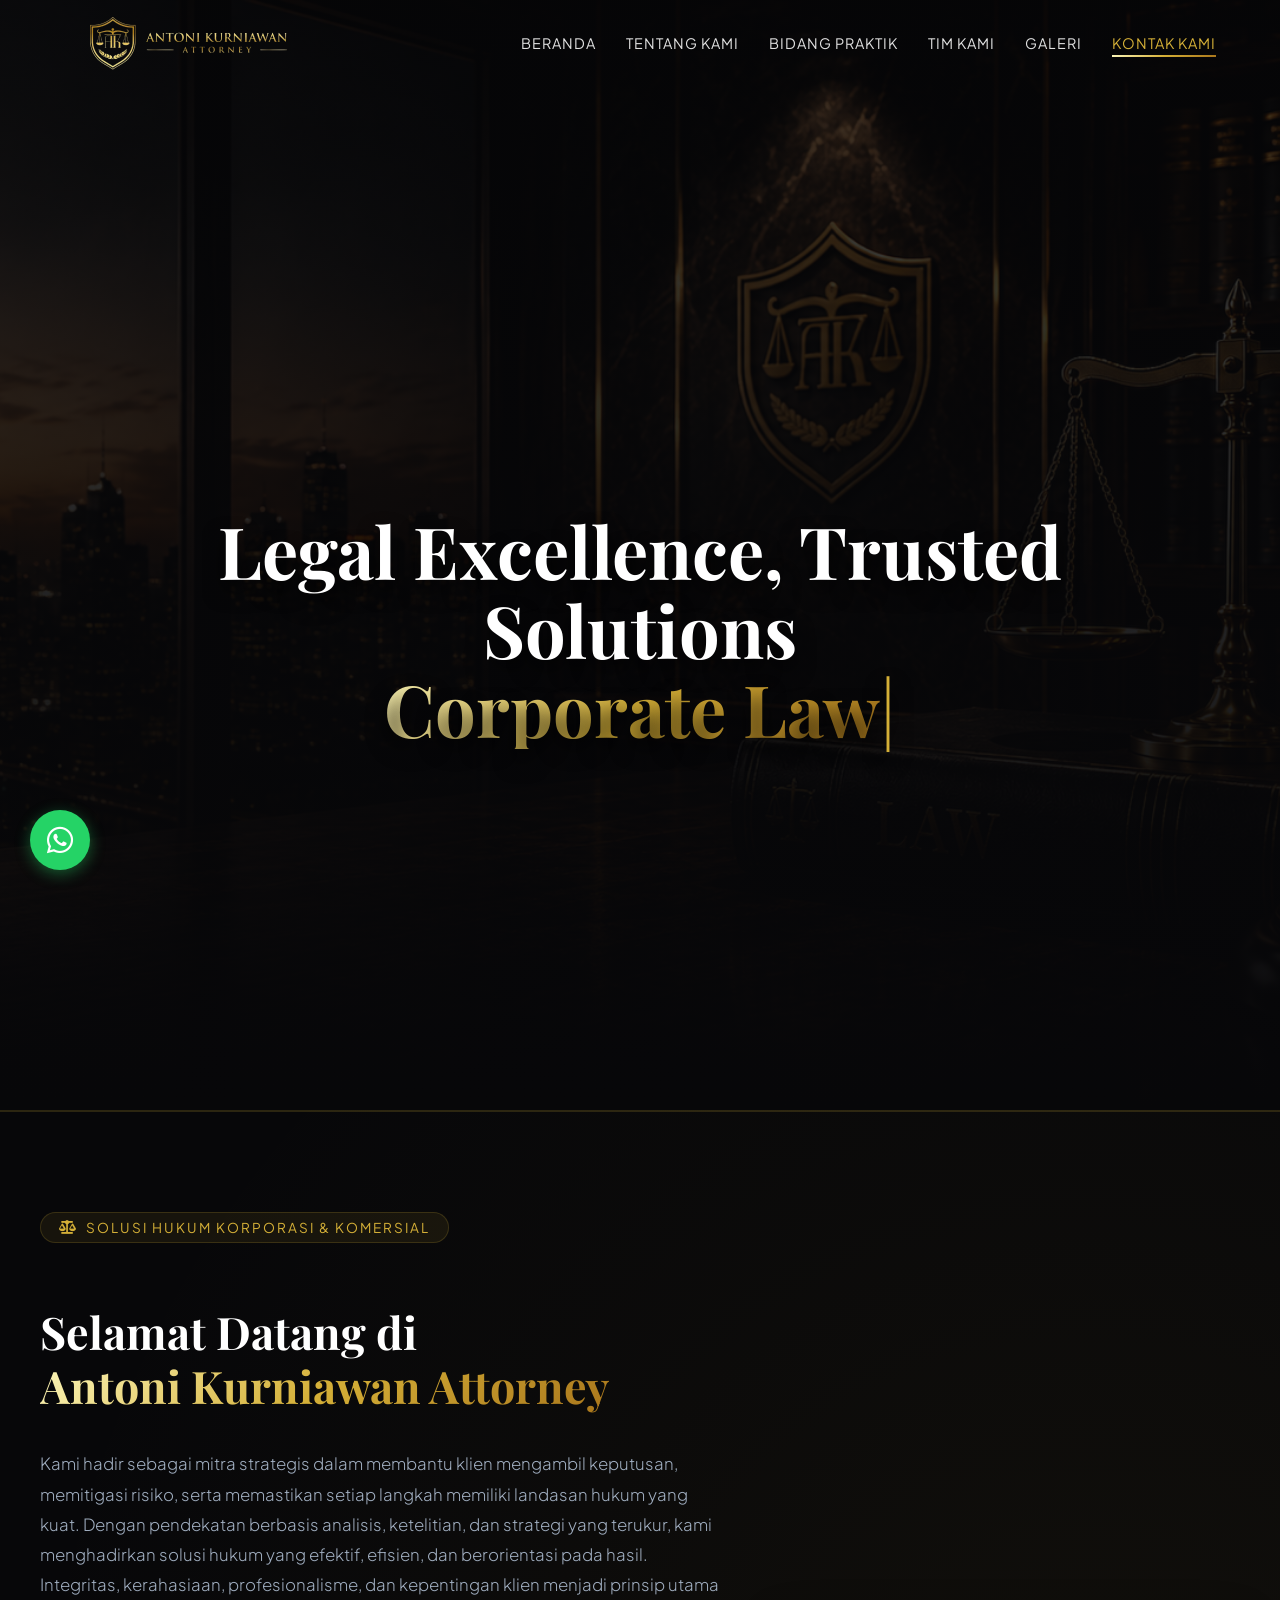
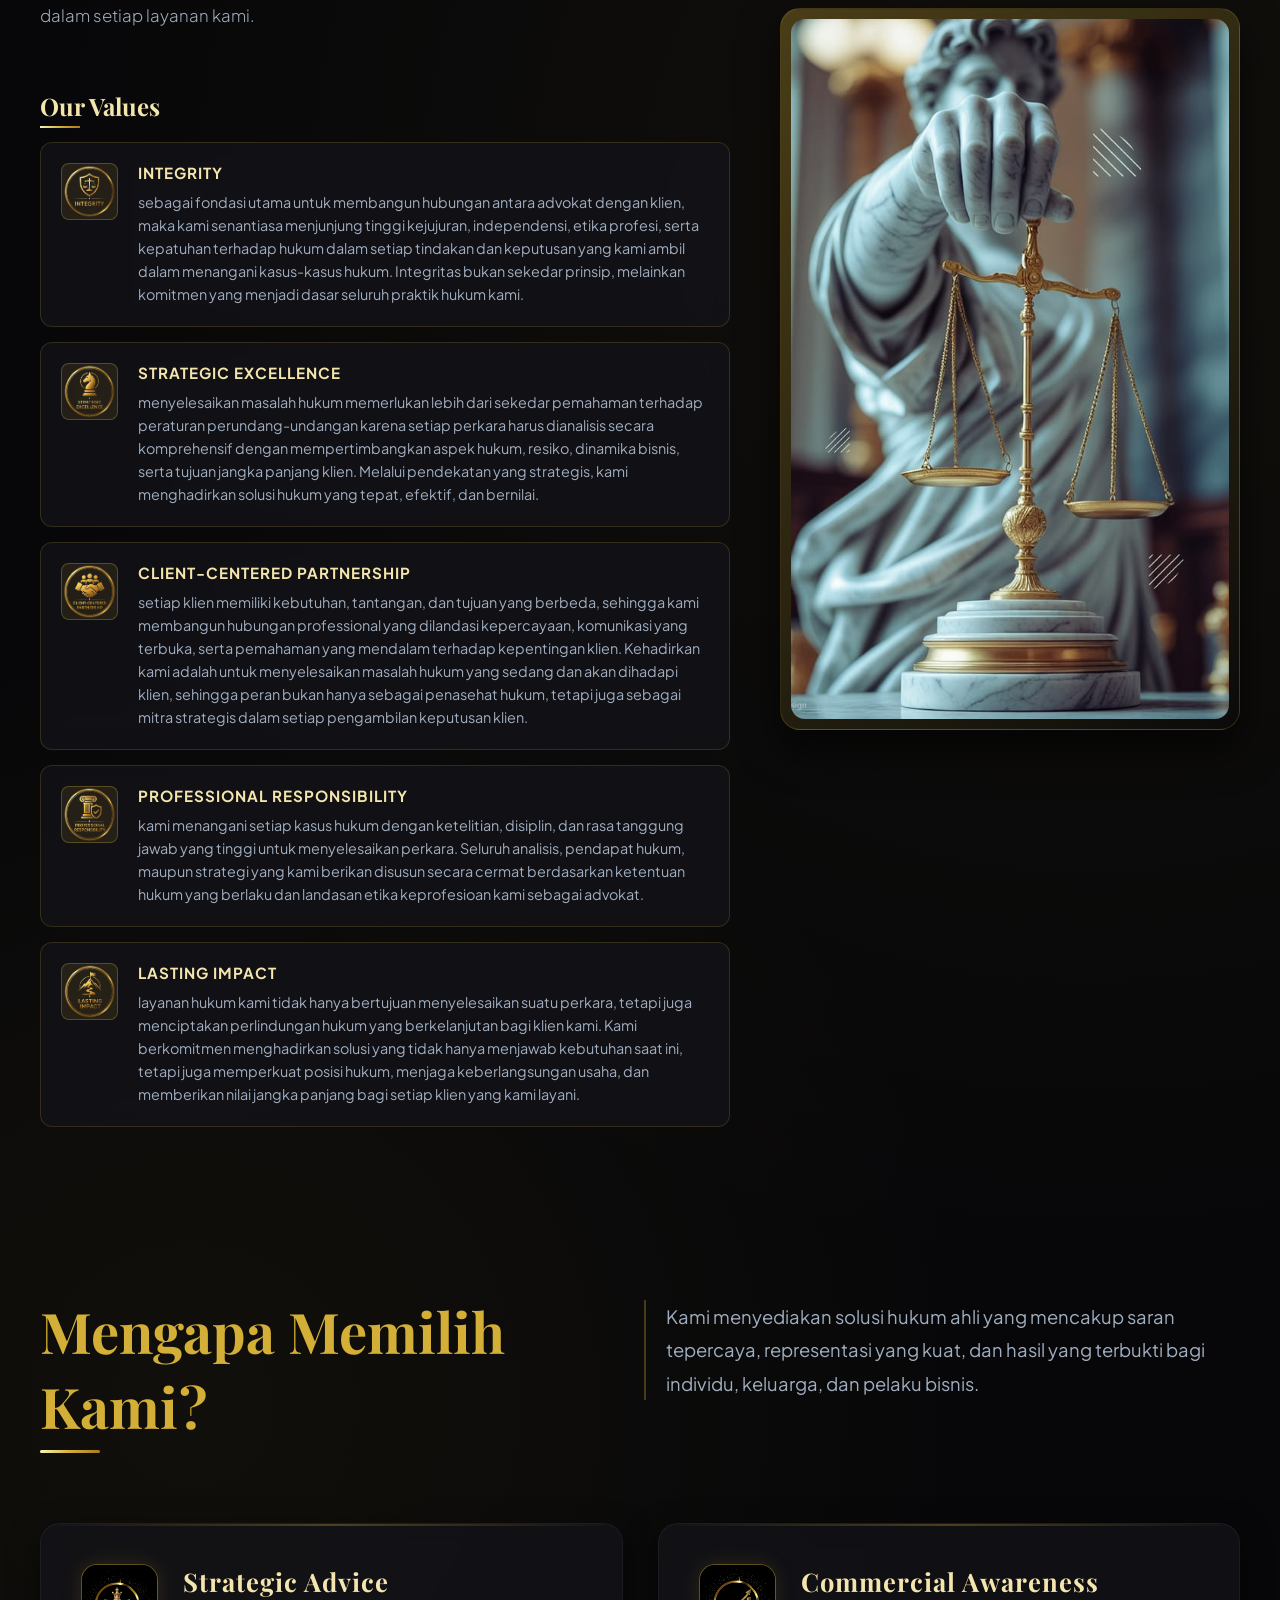
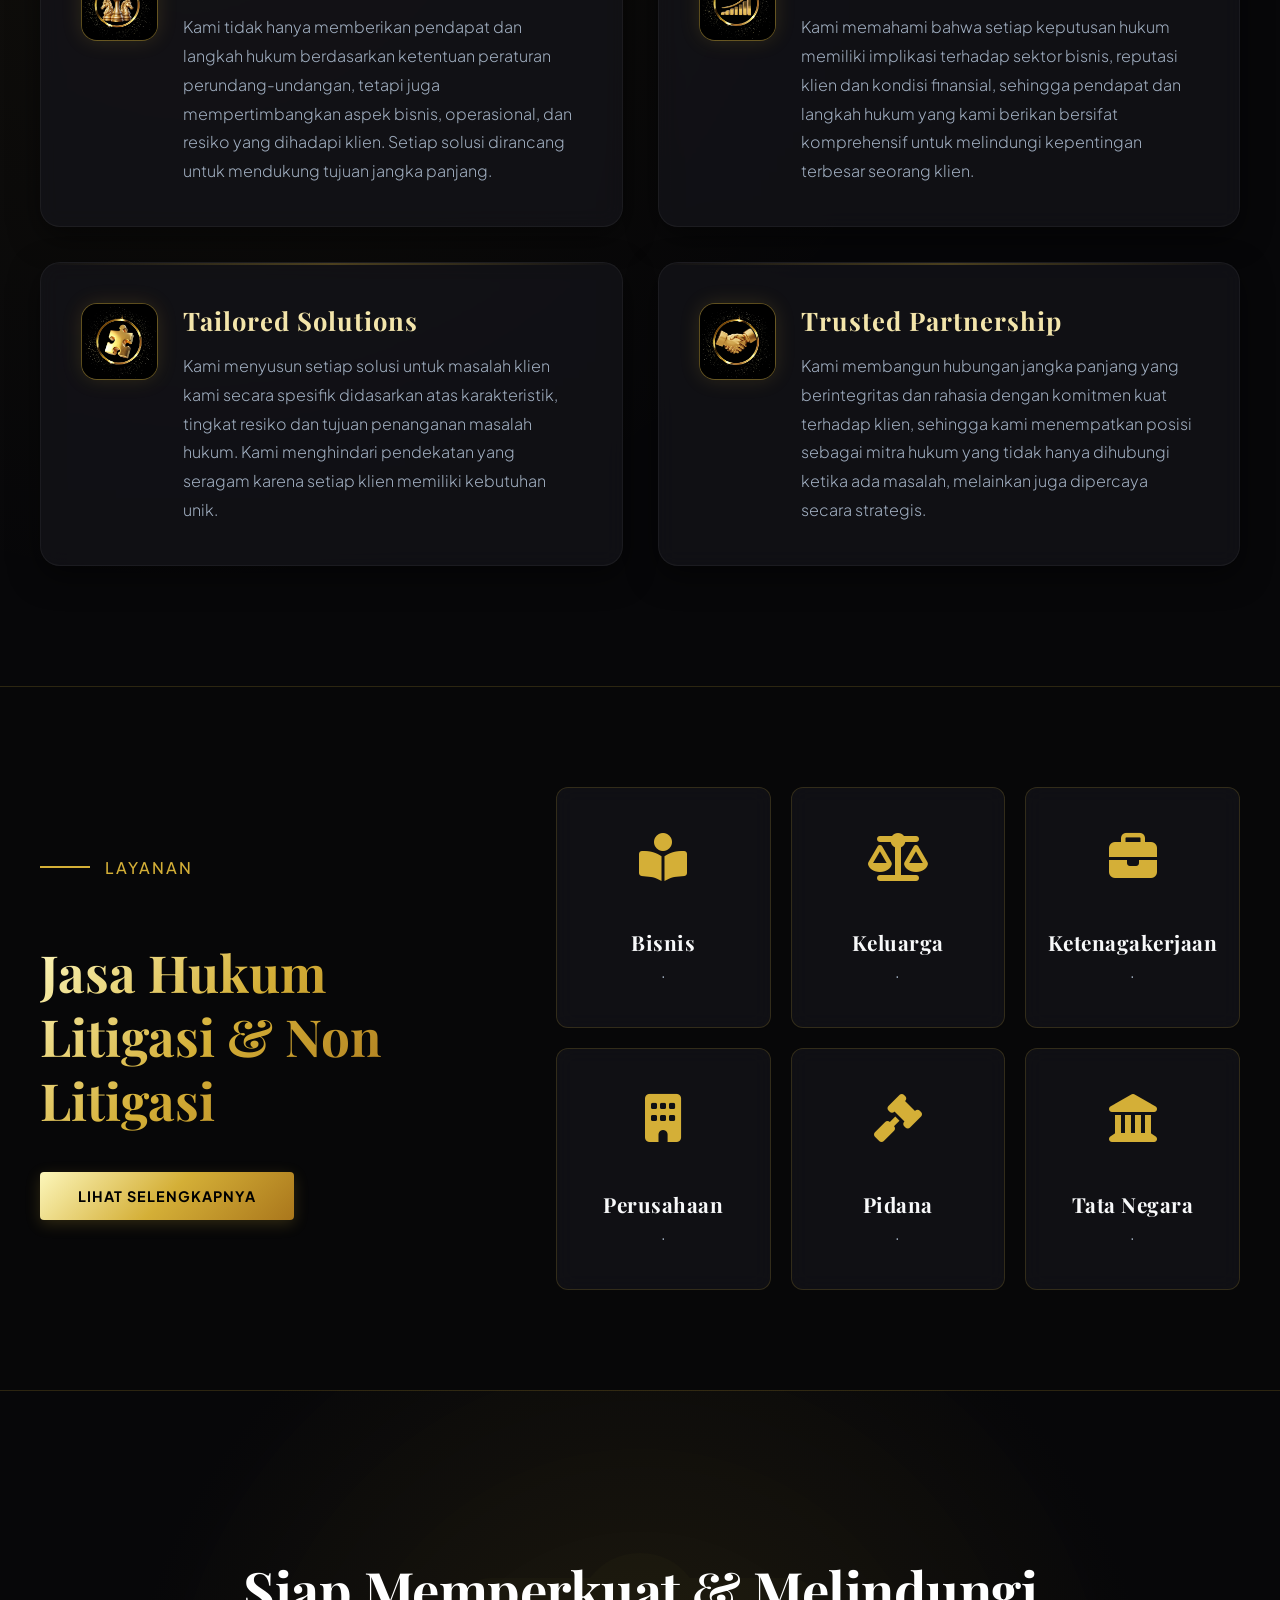
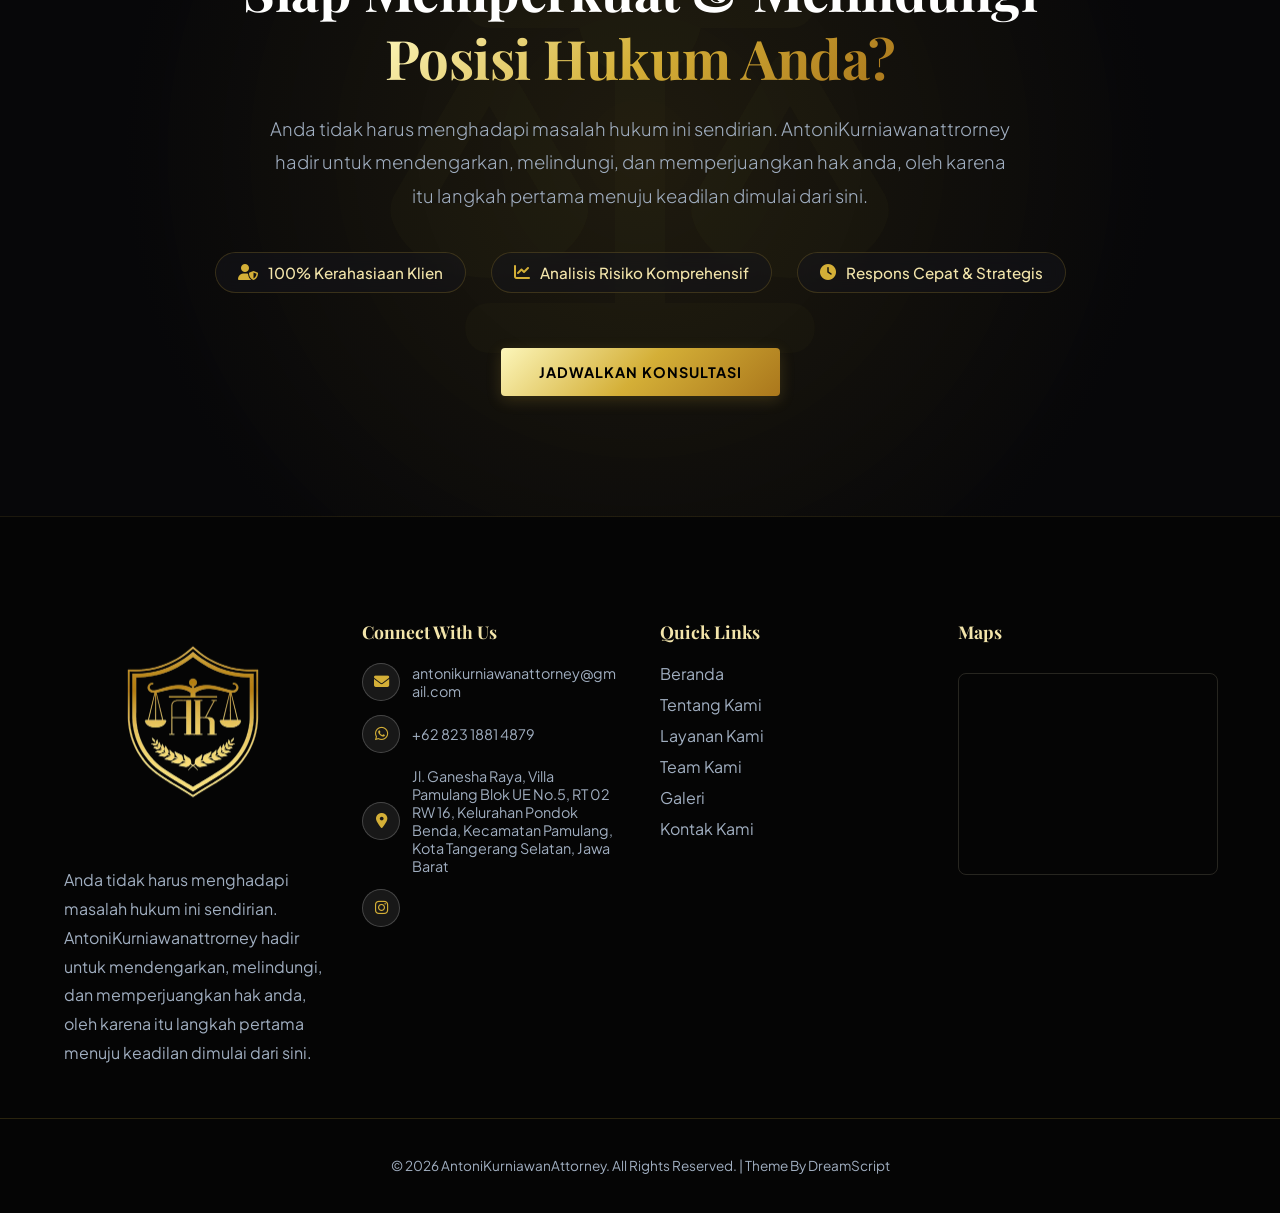
<file: index.html>
<!DOCTYPE html>
<html lang="id">

<head>
    <meta charset="UTF-8">
    <meta name="viewport" content="width=device-width, initial-scale=1.0">
    <meta name="description" content="AntoniKurniawanAttorney - Premium Corporate & Commercial Law Firm">
    <title>Beranda | Antoni Kurniawan Attorney</title>
    <link rel="icon" type="image/png" href="assets/image/Logo2.jpeg">

    <!-- SEO & Open Graph -->
    <meta property="og:title" content="BERANDA | Antoni Kurniawan Attorney">
    <meta property="og:description" content="Firma Hukum Profesional, Modern, dan Terpercaya.">
    <meta property="og:type" content="website">

    <!-- Google Fonts & FontAwesome -->
    <link href="https://fonts.googleapis.com/css2?family=Playfair+Display:ital,wght@0,400;0,600;0,700;1,400&family=Inter:wght@300;400;500;600&family=Plus+Jakarta+Sans:wght@300;400;500;600;700&display=swap" rel="stylesheet">
    <link rel="stylesheet" href="https://cdnjs.cloudflare.com/ajax/libs/font-awesome/6.4.0/css/all.min.css">

    <!-- Schema Markup -->
    <script type="application/ld+json">
        {
            "@context": "https://schema.org",
            "@type": "LegalService",
            "name": "AntoniKurniawanAttorney",
            "image": "assets/image/Logo2.jpeg",
            "url": "https://www.antonikurniawanattorney.com"
        }
    </script>

    <style>
        /* =========================================
           1. TEMA WARNA & VARIABEL
           ========================================= */
        
         :root {
            --bg-dark: #070709;
            --bg-card: rgba(20, 21, 26, 0.7);
            --gold-main: #D4AF37;
            --gold-light: #F3E5AB;
            --gold-gradient: linear-gradient(135deg, #fcf6ba 0%, #d4af37 50%, #aa771c 100%);
            --text-main: #F8F9FA;
            --text-muted: #A0AEC0;
            --text-light: #e0e0e0;
            --glow-gold: 0 0 20px rgba(212, 175, 55, 0.15);
            --glow-hover: 0 15px 35px rgba(212, 175, 55, 0.25);
            --black-solid: #050505;
            --border-color: rgba(212, 175, 55, 0.18);
        }
        
        html {
            scroll-behavior: smooth;
        }
        
        body {
            background-color: var(--bg-dark);
            color: var(--text-main);
            font-family: 'Plus Jakarta Sans', 'Inter', sans-serif;
            overflow-x: hidden;
            margin: 0;
            padding: 0;
            background-image: radial-gradient(circle at 15% 50%, rgba(212, 175, 55, 0.05), transparent 25%), radial-gradient(circle at 85% 30%, rgba(212, 175, 55, 0.05), transparent 25%);
        }
        
        .gradient-text {
            background: var(--gold-gradient);
            -webkit-background-clip: text;
            -webkit-text-fill-color: transparent;
            display: inline-block;
        }
        
        .mt-3 {
            margin-top: 30px;
        }
        /* =========================================
           2. PRELOADER
           ========================================= */
        
        #preloader {
            position: fixed;
            top: 0;
            left: 0;
            width: 100%;
            height: 100%;
            background: var(--bg-dark);
            z-index: 9999;
            display: flex;
            align-items: center;
            justify-content: center;
            transition: opacity 0.5s ease;
        }
        
        .loader {
            border: 4px solid var(--border-color);
            border-top: 4px solid var(--gold-main);
            border-radius: 50%;
            width: 50px;
            height: 50px;
            animation: spin 1s linear infinite;
        }
        
        @keyframes spin {
            0% {
                transform: rotate(0deg);
            }
            100% {
                transform: rotate(360deg);
            }
        }
        /* =========================================
           3. NAVBAR & LOGO STYLES
           ========================================= */
        
        .navbar {
            background-color: transparent;
            border-bottom: 1px solid transparent;
            height: 85px;
            position: fixed;
            top: 0;
            left: 0;
            width: 100%;
            z-index: 1000;
            transition: background-color 0.4s ease, border-color 0.4s ease, box-shadow 0.4s ease;
            display: flex;
            align-items: center;
        }
        
        .navbar.scrolled {
            background-color: var(--bg-dark);
            border-bottom: 1px solid var(--border-color);
            height: 85px;
            backdrop-filter: blur(12px);
            box-shadow: 0 10px 30px rgba(0, 0, 0, 0.8);
        }
        
        .nav-container {
            display: flex;
            justify-content: space-between;
            align-items: center;
            width: 90%;
            max-width: 1200px;
            margin: 0 auto;
            height: 100%;
            position: relative;
        }
        
        .logo {
            display: flex;
            align-items: center;
            text-decoration: none;
            /* Hitbox dibatasi ukurannya */
            height: 60px;
            width: 180px;
            position: relative;
        }
        
        .logo-img {
            /* Logo diperbesar secara visual */
            height: 250px;
            width: auto;
            object-fit: contain;
            transition: transform 0.3s ease;
            /* Absolute memisahkan gambar dari container sehingga hitbox tidak ikut membesar */
            position: absolute;
            left: 0;
            top: 50%;
            transform: translateY(-50%);
        }
        
        .logo:hover .logo-img {
            transform: translateY(-50%) scale(1.03);
        }
        
        .nav-list {
            list-style: none;
            display: flex;
            gap: 30px;
            margin: 0;
            padding: 0;
        }
        
        .nav-link {
            color: var(--text-light);
            text-decoration: none;
            font-size: 0.9rem;
            text-transform: uppercase;
            letter-spacing: 1px;
            transition: 0.3s;
            position: relative;
        }
        
        .nav-link::after {
            content: '';
            position: absolute;
            bottom: -5px;
            left: 0;
            width: 0%;
            height: 2px;
            background: var(--gold-gradient);
            transition: width 0.3s ease;
        }
        
        .nav-link:hover::after,
        .nav-link.active::after {
            width: 100%;
        }
        
        .nav-link:hover,
        .nav-link.active {
            color: var(--gold-main);
        }
        
        .hamburger {
            display: none;
            cursor: pointer;
        }
        
        .hamburger .bar {
            display: block;
            width: 25px;
            height: 3px;
            margin: 5px auto;
            transition: all 0.3s ease-in-out;
            background-color: var(--gold-main);
            border-radius: 2px;
        }
        /* =========================================
           4. ANIMASI SCROLL (REVEAL, FADE-IN, POP-OUT)
           ========================================= */
        
        .typed-cursor {
            font-weight: 300;
            color: var(--gold-main);
            animation: blink 0.7s infinite;
        }
        
        @keyframes blink {
            0%,
            100% {
                opacity: 1;
            }
            50% {
                opacity: 0;
            }
        }
        
        .reveal {
            opacity: 0;
            transform: translateY(50px);
            transition: all 0.9s cubic-bezier(0.5, 0, 0, 1);
        }
        
        .reveal.active {
            opacity: 1;
            transform: translateY(0);
        }
        
        .fade-in {
            opacity: 0;
            transition: opacity 1.2s ease-in-out;
        }
        
        .fade-in.active {
            opacity: 1;
        }
        
        .pop-out {
            opacity: 0;
            transform: scale(0.85) translateY(20px);
            transition: all 0.8s cubic-bezier(0.25, 0.8, 0.25, 1);
        }
        
        .pop-out.active {
            opacity: 1;
            transform: scale(1) translateY(0);
        }
        
        .delay-1 {
            transition-delay: 0.15s;
        }
        
        .delay-2 {
            transition-delay: 0.3s;
        }
        
        .delay-3 {
            transition-delay: 0.45s;
        }
        /* Hero Section dengan Background Slider */
        
        .hero {
            position: relative;
            min-height: 100vh;
            display: flex;
            align-items: center;
            justify-content: center;
            text-align: center;
            padding: 160px 20px 50px;
            border-bottom: 2px solid var(--border-color);
            overflow: hidden;
        }
        
        .hero-bg-slider {
            position: absolute;
            top: 0;
            left: 0;
            width: 100%;
            height: 100%;
            z-index: 1;
        }
        
        .hero-bg-slider .slide {
            position: absolute;
            top: 0;
            left: 0;
            width: 100%;
            height: 100%;
            background-size: cover;
            background-position: center;
            opacity: 0;
            transition: opacity 1.5s ease-in-out;
        }
        
        .hero-bg-slider .slide.active {
            opacity: 1;
        }
        
        .hero-overlay {
            position: absolute;
            top: 0;
            left: 0;
            width: 100%;
            height: 100%;
            background: linear-gradient(to bottom, rgba(7, 7, 9, 0.75), rgba(7, 7, 9, 1));
            z-index: 2;
        }
        
        .hero-content {
            max-width: 900px;
            position: relative;
            z-index: 3;
        }
        
        .hero-title {
            font-size: 4.5rem;
            font-family: 'Playfair Display', serif;
            line-height: 1.1;
            margin-bottom: 20px;
            text-shadow: 0 10px 20px rgba(0, 0, 0, 0.8);
            color: #fff;
        }
        /* --- WELCOME SPLIT SECTION & OUR VALUES --- */
        
        .welcome-split-section {
            padding: 100px 20px 60px;
            position: relative;
        }
        
        .welcome-split-container {
            max-width: 1200px;
            margin: 0 auto;
            display: grid;
            grid-template-columns: 1.2fr 0.8fr;
            gap: 50px;
            align-items: center;
        }
        
        .welcome-left-content {
            display: flex;
            flex-direction: column;
            text-align: left;
        }
        
        .welcome-badge {
            display: inline-flex;
            align-items: center;
            gap: 8px;
            padding: 6px 18px;
            background: rgba(212, 175, 55, 0.08);
            border: 1px solid var(--border-color);
            border-radius: 30px;
            color: var(--gold-main);
            font-size: 0.85rem;
            text-transform: uppercase;
            letter-spacing: 2px;
            margin-bottom: 25px;
            align-self: flex-start;
        }
        
        .welcome-title {
            font-family: 'Playfair Display', serif;
            font-size: 2.8rem;
            line-height: 1.2;
            margin-bottom: 20px;
            color: #fff;
        }
        
        .welcome-desc {
            font-size: 1.05rem;
            color: var(--text-muted);
            line-height: 1.8;
            margin-bottom: 35px;
            font-weight: 300;
        }
        
        .our-values-title {
            font-family: 'Playfair Display', serif;
            font-size: 1.5rem;
            color: var(--gold-light);
            margin-bottom: 20px;
            position: relative;
            display: inline-block;
        }
        
        .our-values-title::after {
            content: '';
            position: absolute;
            bottom: -6px;
            left: 0;
            width: 40px;
            height: 2px;
            background: var(--gold-gradient);
        }
        
        .values-grid {
            display: flex;
            flex-direction: column;
            gap: 15px;
        }
        
        .value-card {
            background: var(--bg-card);
            border: 1px solid var(--border-color);
            border-radius: 12px;
            padding: 20px;
            transition: all 0.3s ease;
            backdrop-filter: blur(8px);
            display: flex;
            flex-direction: row;
            align-items: flex-start;
            gap: 20px;
        }
        
        .value-card:hover {
            border-color: rgba(212, 175, 55, 0.6);
            transform: translateX(10px);
            box-shadow: var(--glow-gold);
            background: rgba(26, 28, 35, 0.85);
        }
        
        .value-media {
            width: 55px;
            height: 55px;
            flex-shrink: 0;
            display: flex;
            align-items: center;
            justify-content: center;
            border-radius: 8px;
            overflow: hidden;
            background: rgba(212, 175, 55, 0.1);
            border: 1px solid rgba(212, 175, 55, 0.3);
        }
        
        .value-media img {
            width: 100%;
            height: 100%;
            object-fit: cover;
        }
        
        .value-content {
            display: flex;
            flex-direction: column;
        }
        
        .value-content h5 {
            font-family: 'Plus Jakarta Sans', sans-serif;
            font-size: 0.95rem;
            font-weight: 700;
            color: var(--gold-light);
            letter-spacing: 1px;
            text-transform: uppercase;
            margin: 0 0 8px 0;
            line-height: 1.3;
        }
        
        .value-content p {
            font-size: 0.9rem;
            color: var(--text-muted);
            line-height: 1.6;
            margin: 0;
        }
        
        .welcome-right-image {
            position: relative;
        }
        
        .image-frame {
            position: relative;
            border-radius: 20px;
            padding: 10px;
            background: linear-gradient(135deg, rgba(212, 175, 55, 0.3), transparent);
            border: 1px solid var(--border-color);
            box-shadow: 0 20px 40px rgba(0, 0, 0, 0.6);
        }
        
        .image-frame img {
            width: 100%;
            height: 100%;
            min-height: 700px;
            object-fit: cover;
            border-radius: 14px;
            display: block;
        }
        /* --- WHY CHOOSE US SECTION --- */
        
        .why-choose-us {
            padding: 60px 20px 120px;
            position: relative;
        }
        
        .why-header {
            display: flex;
            flex-wrap: wrap;
            justify-content: space-between;
            align-items: center;
            max-width: 1200px;
            margin: 0 auto 70px auto;
            gap: 30px;
        }
        
        .why-title-wrapper {
            flex: 1;
            min-width: 300px;
        }
        
        .why-title {
            font-family: 'Playfair Display', serif;
            font-size: 3.5rem;
            color: var(--gold-main);
            margin-bottom: 10px;
            position: relative;
            display: inline-block;
        }
        
        .why-title::after {
            content: '';
            position: absolute;
            left: 0;
            bottom: -10px;
            width: 60px;
            height: 3px;
            background: var(--gold-gradient);
            border-radius: 2px;
        }
        
        .why-desc {
            flex: 1;
            min-width: 300px;
            font-size: 1.15rem;
            line-height: 1.8;
            color: var(--text-muted);
            border-left: 2px solid rgba(212, 175, 55, 0.3);
            padding-left: 20px;
        }
        
        .why-grid {
            display: grid;
            grid-template-columns: repeat(auto-fit, minmax(500px, 1fr));
            gap: 35px;
            max-width: 1200px;
            margin: 0 auto;
        }
        
        .why-card {
            background: var(--bg-card);
            border: 1px solid rgba(255, 255, 255, 0.05);
            border-radius: 20px;
            padding: 40px;
            display: flex;
            gap: 25px;
            backdrop-filter: blur(10px);
            position: relative;
            overflow: hidden;
            box-shadow: 0 10px 30px rgba(0, 0, 0, 0.5);
            transition: transform 0.5s cubic-bezier(0.4, 0, 0.2, 1), border-color 0.5s, box-shadow 0.5s, background 0.5s;
        }
        
        .why-card::before {
            content: '';
            position: absolute;
            top: 0;
            left: 0;
            width: 100%;
            height: 2px;
            background: linear-gradient(90deg, transparent, var(--gold-main), transparent);
            opacity: 0.3;
            transition: opacity 0.5s;
        }
        
        .why-card:hover {
            transform: translateY(-10px) scale(1.02);
            border-color: rgba(212, 175, 55, 0.3);
            box-shadow: var(--glow-hover);
            background: rgba(26, 28, 35, 0.8);
        }
        
        .why-card:hover::before {
            opacity: 1;
        }
        
        .why-icon {
            flex-shrink: 0;
            width: 75px;
            height: 75px;
            border-radius: 16px;
            background: linear-gradient(135deg, rgba(212, 175, 55, 0.1), rgba(0, 0, 0, 0.5));
            border: 1px solid rgba(212, 175, 55, 0.4);
            display: flex;
            align-items: center;
            justify-content: center;
            font-size: 32px;
            color: var(--gold-main);
            box-shadow: var(--glow-gold);
            transition: all 0.4s ease;
            overflow: hidden;
        }
        
        .why-icon img {
            width: 100%;
            height: 100%;
            object-fit: cover;
            display: block;
        }
        
        .why-card:hover .why-icon {
            transform: scale(1.1) rotate(5deg);
            background: var(--gold-gradient);
            color: #000;
            border-color: transparent;
        }
        
        .why-content h3 {
            font-family: 'Playfair Display', serif;
            color: var(--gold-light);
            font-size: 1.6rem;
            margin-bottom: 15px;
            letter-spacing: 1px;
            margin-top: 0;
        }
        
        .why-content p {
            color: var(--text-muted);
            font-size: 1rem;
            line-height: 1.8;
            font-weight: 300;
            margin: 0;
        }
        /* =========================================
           5. LAYANAN PARALLAX SECTION
           ========================================= */
        
        .services-overview {
            position: relative;
            padding: 100px 20px;
            background-image: url('assets/image/background3.jpeg');
            background-attachment: fixed;
            background-position: center;
            background-repeat: no-repeat;
            background-size: cover;
            border-top: 1px solid var(--border-color);
        }
        
        .services-overlay {
            position: absolute;
            top: 0;
            left: 0;
            width: 100%;
            height: 100%;
            background: rgba(7, 7, 9, 0.88);
            z-index: 1;
        }
        
        .services-container {
            position: relative;
            z-index: 2;
            max-width: 1200px;
            margin: 0 auto;
            display: grid;
            grid-template-columns: 1fr 1.5fr;
            gap: 60px;
            align-items: center;
        }
        
        .services-text-col {
            display: flex;
            flex-direction: column;
            align-items: flex-start;
        }
        
        .service-badge-line {
            color: var(--gold-main);
            font-size: 1rem;
            display: flex;
            align-items: center;
            gap: 15px;
            margin-bottom: 20px;
            text-transform: uppercase;
            letter-spacing: 2px;
            font-weight: 500;
        }
        
        .service-badge-line .line {
            width: 50px;
            height: 2px;
            background: var(--gold-main);
        }
        
        .services-main-title {
            font-family: 'Playfair Display', serif;
            font-size: 3.2rem;
            line-height: 1.25;
            margin-bottom: 30px;
            background: var(--gold-gradient);
            -webkit-background-clip: text;
            -webkit-text-fill-color: transparent;
            display: inline-block;
        }
        
        .btn-gold-solid {
            display: inline-flex;
            align-items: center;
            justify-content: center;
            margin-top: 10px;
            padding: 15px 38px;
            background: var(--gold-gradient);
            color: #000;
            text-decoration: none;
            font-weight: 700;
            border-radius: 4px;
            font-family: 'Plus Jakarta Sans', sans-serif;
            transition: all 0.3s ease;
            text-transform: uppercase;
            letter-spacing: 1px;
            font-size: 0.9rem;
            box-shadow: 0 4px 15px rgba(212, 175, 55, 0.2);
        }
        
        .btn-gold-solid:hover {
            transform: translateY(-3px);
            box-shadow: var(--glow-hover);
            color: #000;
        }
        
        .services-grid-wrapper {
            display: grid;
            grid-template-columns: repeat(3, 1fr);
            gap: 20px;
        }
        
        .service-grid-card {
            background: var(--bg-card);
            border: 1px solid var(--border-color);
            padding: 45px 20px;
            text-align: center;
            border-radius: 12px;
            backdrop-filter: blur(10px);
            transition: all 0.4s cubic-bezier(0.4, 0, 0.2, 1);
            display: flex;
            flex-direction: column;
            align-items: center;
            justify-content: center;
        }
        
        .service-grid-card:hover {
            transform: translateY(-10px);
            border-color: transparent;
            box-shadow: 0 15px 35px rgba(212, 175, 55, 0.4);
            background: var(--gold-main);
        }
        
        .service-grid-card:hover h4,
        .service-grid-card:hover span {
            color: #000000;
        }
        
        .service-grid-card i {
            font-size: 3rem;
            color: var(--gold-main);
            margin-bottom: 20px;
            transition: all 0.3s ease;
        }
        
        .service-grid-card:hover i {
            transform: scale(1.1);
            color: #ffffff;
        }
        
        .service-grid-card h4 {
            font-family: 'Playfair Display', serif;
            color: var(--text-main);
            font-size: 1.3rem;
            margin-bottom: 5px;
            letter-spacing: 0.5px;
            transition: color 0.3s ease;
        }
        
        .service-grid-card span {
            color: var(--text-muted);
            font-size: 1rem;
            transition: color 0.3s ease;
        }
        /* =========================================
           6. SEAMLESS LUXURY CALL TO ACTION (CTA)
           ========================================= */
        
        .cta-section {
            position: relative;
            padding: 120px 20px;
            background: radial-gradient(circle at 50% 50%, rgba(212, 175, 55, 0.12) 0%, rgba(7, 7, 9, 1) 70%);
            border-top: 1px solid var(--border-color);
            border-bottom: 1px solid rgba(212, 175, 55, 0.1);
            overflow: hidden;
        }
        /* Watermark Motif Latar Belakang */
        
        .cta-section::before {
            content: '\f24e';
            /* Icon Balance Scale */
            font-family: 'Font Awesome 6 Free';
            font-weight: 900;
            position: absolute;
            top: 50%;
            left: 50%;
            transform: translate(-50%, -50%);
            font-size: 25rem;
            color: rgba(212, 175, 55, 0.02);
            pointer-events: none;
            z-index: 1;
        }
        
        .cta-container-inner {
            position: relative;
            z-index: 2;
            max-width: 1000px;
            margin: 0 auto;
            text-align: center;
        }
        
        .cta-badge {
            display: inline-flex;
            align-items: center;
            gap: 10px;
            padding: 6px 20px;
            background: rgba(212, 175, 55, 0.08);
            border: 1px solid var(--border-color);
            border-radius: 30px;
            color: var(--gold-main);
            font-size: 0.8rem;
            text-transform: uppercase;
            letter-spacing: 2px;
            margin-bottom: 25px;
            font-weight: 600;
        }
        
        .cta-title {
            font-family: 'Playfair Display', serif;
            font-size: 3.4rem;
            line-height: 1.25;
            color: #ffffff;
            margin-bottom: 20px;
            letter-spacing: -0.5px;
        }
        
        .cta-desc {
            color: var(--text-muted);
            font-size: 1.15rem;
            line-height: 1.8;
            margin: 0 auto 40px auto;
            font-weight: 300;
            max-width: 750px;
        }
        /* Feature Badges untuk mencegah rasa monoton */
        
        .cta-features {
            display: flex;
            justify-content: center;
            gap: 25px;
            flex-wrap: wrap;
            margin-bottom: 45px;
        }
        
        .cta-feature-item {
            display: flex;
            align-items: center;
            gap: 10px;
            color: var(--gold-light);
            font-size: 0.95rem;
            font-weight: 500;
            background: rgba(20, 21, 26, 0.6);
            border: 1px solid rgba(212, 175, 55, 0.2);
            padding: 10px 22px;
            border-radius: 50px;
            backdrop-filter: blur(8px);
        }
        
        .cta-feature-item i {
            color: var(--gold-main);
            font-size: 1rem;
        }
        
        .cta-buttons {
            display: flex;
            gap: 20px;
            justify-content: center;
            align-items: center;
            flex-wrap: wrap;
        }
        
        .btn-outline-gold {
            display: inline-flex;
            align-items: center;
            justify-content: center;
            gap: 10px;
            padding: 15px 38px;
            background: transparent;
            color: var(--gold-main);
            text-decoration: none;
            font-weight: 600;
            border: 1px solid var(--gold-main);
            border-radius: 4px;
            font-family: 'Plus Jakarta Sans', sans-serif;
            transition: all 0.3s ease;
            text-transform: uppercase;
            letter-spacing: 1px;
            font-size: 0.9rem;
        }
        
        .btn-outline-gold:hover {
            background: rgba(212, 175, 55, 0.1);
            color: var(--gold-light);
            box-shadow: var(--glow-gold);
            border-color: var(--gold-light);
            transform: translateY(-3px);
        }
        /* =========================================
           7. UTILITIES (WA & Back to Top)
           ========================================= */
        
        .floating-wa {
            background: #25D366;
            color: #ffffff;
            width: 60px;
            height: 60px;
            border-radius: 50%;
            display: flex;
            align-items: center;
            justify-content: center;
            font-size: 30px;
            position: fixed;
            bottom: 30px;
            left: 30px;
            box-shadow: 0 4px 15px rgba(37, 211, 102, 0.4);
            transition: 0.3s;
            z-index: 1000;
            text-decoration: none;
        }
        
        .floating-wa:hover {
            background: #1ebe57;
            transform: scale(1.1);
            box-shadow: 0 6px 20px rgba(37, 211, 102, 0.6);
            color: #ffffff;
        }
        
        .back-to-top {
            background: var(--gold-gradient);
            color: #000000;
            width: 50px;
            height: 50px;
            border-radius: 50%;
            display: flex;
            align-items: center;
            justify-content: center;
            font-size: 20px;
            position: fixed;
            bottom: 30px;
            right: 30px;
            box-shadow: 0 4px 15px rgba(0, 0, 0, 0.8);
            transition: 0.3s;
            z-index: 1000;
            text-decoration: none;
            opacity: 0;
            pointer-events: none;
        }
        
        .back-to-top.show {
            opacity: 1;
            pointer-events: auto;
        }
        
        .back-to-top:hover {
            transform: translateY(-5px);
            box-shadow: 0 6px 20px rgba(191, 149, 63, 0.5);
        }
        /* =========================================
           8. FOOTER
           ========================================= */
        
        .footer {
            background-color: var(--black-solid);
            padding: 80px 0 25px;
            color: #ffffff;
        }
        
        .footer-container {
            display: grid;
            grid-template-columns: repeat(auto-fit, minmax(250px, 1fr));
            gap: 40px;
            width: 90%;
            max-width: 1200px;
            margin: 0 auto 50px;
        }
        
        .footer-col {
            flex: 1;
            min-width: 220px;
        }
        
        .footer-logo {
            width: 250px;
            max-width: 100%;
            height: auto;
            display: block;
            margin: 0 auto 20px;
        }
        
        .footer-col p {
            color: var(--text-muted);
            line-height: 1.8;
            margin-bottom: 0;
        }
        
        .footer-col h4 {
            color: var(--gold-light);
            margin-bottom: 20px;
            font-size: 1.1rem;
            font-family: 'Playfair Display', serif;
        }
        
        .footer-links {
            list-style: none;
            padding: 0;
            margin: 0;
        }
        
        .footer-links li {
            margin-bottom: 10px;
        }
        
        .footer-links a {
            color: var(--text-muted);
            text-decoration: none;
            transition: all 0.3s ease;
            display: inline-block;
        }
        
        .footer-links a:hover {
            color: var(--gold-main);
            transform: translateX(5px);
        }
        
        .footer-contact-list {
            display: flex;
            flex-direction: column;
            gap: 14px;
        }
        
        .footer-contact-item {
            display: flex;
            align-items: center;
            gap: 12px;
            color: var(--text-muted);
            text-decoration: none;
            font-size: 0.9rem;
            transition: all 0.3s ease;
            word-break: break-word;
        }
        
        .footer-contact-item i {
            width: 36px;
            height: 36px;
            min-width: 36px;
            background: rgba(255, 255, 255, 0.08);
            border: 1px solid rgba(255, 255, 255, 0.2);
            border-radius: 50%;
            display: flex;
            align-items: center;
            justify-content: center;
            color: var(--gold-main);
            font-size: 0.95rem;
            transition: all 0.3s ease;
        }
        
        .footer-contact-item:hover {
            color: var(--gold-main);
            transform: translateX(5px);
        }
        
        .footer-contact-item:hover i {
            background: rgba(212, 175, 55, 0.15);
            border-color: var(--gold-main);
        }
        
        .footer-bottom {
            text-align: center;
            padding-top: 25px;
            border-top: 1px solid var(--border-color);
            font-size: 0.85rem;
            color: var(--text-muted);
        }
        /* =========================================
           9. RESPONSIVE MEDIA QUERIES
           ========================================= */
        
        @media (max-width: 992px) {
            .welcome-split-container {
                grid-template-columns: 1fr;
                gap: 40px;
            }
            .welcome-left-content {
                text-align: center;
                align-items: center;
            }
            .welcome-badge {
                align-self: center;
            }
            .our-values-title::after {
                left: 50%;
                transform: translateX(-50%);
            }
            .value-card {
                text-align: left;
            }
            .image-frame img {
                min-height: 400px;
                height: auto;
            }
            .why-grid {
                grid-template-columns: 1fr;
            }
            .hero-title {
                font-size: 3.5rem;
            }
            .welcome-title {
                font-size: 2.2rem;
            }
            .why-header {
                flex-direction: column;
                gap: 20px;
            }
            .why-desc {
                border-left: none;
                padding-left: 0;
                border-top: 2px solid rgba(212, 175, 55, 0.3);
                padding-top: 20px;
            }
            .services-container {
                grid-template-columns: 1fr;
                gap: 50px;
            }
            .services-main-title {
                font-size: 2.8rem;
            }
            /* Menyesuaikan grid Footer di Tablet agar tetap rapi 2 kolom */
            .footer-container {
                grid-template-columns: repeat(2, 1fr);
                gap: 30px;
            }
        }
        
        @media (max-width: 768px) {
            .navbar,
            .navbar.scrolled {
                height: 70px;
            }
            .logo-img {
                height: 150px;
            }
            .hero-title {
                font-size: 2.8rem;
            }
            .welcome-split-section {
                padding: 70px 20px 30px;
            }
            .why-card {
                flex-direction: column;
                align-items: flex-start;
                padding: 30px 20px;
            }
            .hamburger {
                display: block;
            }
            .hamburger.active .bar:nth-child(2) {
                opacity: 0;
            }
            .hamburger.active .bar:nth-child(1) {
                transform: translateY(8px) rotate(45deg);
            }
            .hamburger.active .bar:nth-child(3) {
                transform: translateY(-8px) rotate(-45deg);
            }
            .nav-menu {
                position: fixed;
                left: -100%;
                top: 70px;
                flex-direction: column;
                background-color: rgba(10, 10, 10, 0.98);
                width: 100%;
                text-align: center;
                transition: 0.4s cubic-bezier(0.16, 1, 0.3, 1);
                border-bottom: 1px solid var(--border-color);
                padding: 30px 0;
                backdrop-filter: blur(15px);
            }
            .nav-menu.active {
                left: 0;
            }
            .nav-list {
                flex-direction: column;
                gap: 22px;
            }
            .services-grid-wrapper {
                grid-template-columns: repeat(2, 1fr);
            }
            .services-main-title {
                font-size: 2.4rem;
            }
            .cta-section {
                padding: 80px 20px;
            }
            .cta-title {
                font-size: 2.3rem;
            }
            .cta-features {
                flex-direction: column;
                align-items: center;
                gap: 12px;
            }
            .cta-buttons {
                flex-direction: column;
                width: 100%;
            }
            .cta-buttons a {
                padding: 12px 25px;
                font-size: 0.82rem;
                width: auto;
            }
            /* Menyesuaikan grid Footer di Mobile (1 Kolom dan rata tengah) */
            .footer-container {
                grid-template-columns: 1fr;
                text-align: center;
            }
            .footer-logo {
                margin: 0 auto 20px auto;
            }
            .footer-contact-list {
                align-items: center;
            }
            .footer-contact-item {
                justify-content: center;
                text-align: center;
            }
        }
        
        @media (max-width: 480px) {
            .services-grid-wrapper {
                grid-template-columns: 1fr;
            }
        }
    </style>
</head>

<body>
    <!-- Preloader -->
    <div id="preloader">
        <div class="loader"></div>
    </div>

    <!-- Header / Navbar -->
    <header class="navbar" id="navbar">
        <div class="nav-container">
            <a href="index.html" class="logo">
                <img src="assets/image/Logo.png" alt="AntoniKurniawanAttorney Logo" class="logo-img">
            </a>

            <nav class="nav-menu" id="nav-menu">
                <ul class="nav-list">
                    <li><a href="index.html" class="nav-link">Beranda</a></li>
                    <li><a href="about.html" class="nav-link">Tentang Kami</a></li>
                    <li><a href="services.html" class="nav-link">Bidang Praktik</a></li>
                    <li><a href="team.html" class="nav-link">Tim Kami</a></li>
                    <li><a href="gallery.html" class="nav-link">Galeri</a></li>
                    <li><a href="contact.html" class="nav-link active">Kontak Kami</a></li>
                </ul>
            </nav>

            <div class="hamburger" id="hamburger">
                <span class="bar"></span>
                <span class="bar"></span>
                <span class="bar"></span>
            </div>
        </div>
    </header>

    <main>
        <!-- HERO SECTION -->
        <section class="hero" id="home">
            <div class="hero-bg-slider" id="bg-slider">
                <div class="slide active" style="background-image: url('assets/image/background.png');"></div>
                <div class="slide" style="background-image: url('assets/image/background1.jpeg');"></div>
                <div class="slide" style="background-image: url('assets/image/background2.jpeg');"></div>
            </div>

            <div class="hero-overlay"></div>

            <div class="hero-content reveal">
                <h1 class="hero-title">Legal Excellence, Trusted Solutions<br><span class="gradient-text" id="typed-text"></span><span class="typed-cursor">|</span></h1>
            </div>
        </section>

        <!-- WELCOME & OUR VALUES SECTION -->
        <section class="welcome-split-section" id="welcome">
            <div class="welcome-split-container">
                <div class="welcome-left-content fade-in">
                    <div class="welcome-badge">
                        <i class="fas fa-balance-scale"></i> Solusi Hukum Korporasi & Komersial
                    </div>

                    <h2 class="welcome-title">Selamat Datang di <br><span class="gradient-text">Antoni Kurniawan Attorney</span></h2>

                    <p class="welcome-desc">
                        Kami hadir sebagai mitra strategis dalam membantu klien mengambil keputusan, memitigasi risiko, serta memastikan setiap langkah memiliki landasan hukum yang kuat. Dengan pendekatan berbasis analisis, ketelitian, dan strategi yang terukur, kami menghadirkan
                        solusi hukum yang efektif, efisien, dan berorientasi pada hasil. Integritas, kerahasiaan, profesionalisme, dan kepentingan klien menjadi prinsip utama dalam setiap layanan kami.
                    </p>

                    <div class="our-values-wrapper">
                        <h3 class="our-values-title">Our Values</h3>

                        <div class="values-grid">
                            <div class="value-card">
                                <div class="value-media">
                                    <img src="assets/image/integrity.png" alt="Integrity">
                                </div>
                                <div class="value-content">
                                    <h5>INTEGRITY</h5>
                                    <p>sebagai fondasi utama untuk membangun hubungan antara advokat dengan klien, maka kami senantiasa menjunjung tinggi kejujuran, independensi, etika profesi, serta kepatuhan terhadap hukum dalam setiap tindakan dan keputusan
                                        yang kami ambil dalam menangani kasus-kasus hukum. Integritas bukan sekedar prinsip, melainkan komitmen yang menjadi dasar seluruh praktik hukum kami.</p>
                                </div>
                            </div>

                            <div class="value-card">
                                <div class="value-media">
                                    <img src="assets/image/strategis.png" alt="strategic">
                                </div>
                                <div class="value-content">
                                    <h5>STRATEGIC EXCELLENCE</h5>
                                    <p> menyelesaikan masalah hukum memerlukan lebih dari sekedar pemahaman terhadap peraturan perundang-undangan karena setiap perkara harus dianalisis secara komprehensif dengan mempertimbangkan aspek hukum, resiko, dinamika
                                        bisnis, serta tujuan jangka panjang klien. Melalui pendekatan yang strategis, kami menghadirkan solusi hukum yang tepat, efektif, dan bernilai.</p>
                                </div>
                            </div>

                            <div class="value-card">
                                <div class="value-media">
                                    <img src="assets/image/client.png" alt="client">
                                </div>
                                <div class="value-content">
                                    <h5>CLIENT-CENTERED PARTNERSHIP</h5>
                                    <p>setiap klien memiliki kebutuhan, tantangan, dan tujuan yang berbeda, sehingga kami membangun hubungan professional yang dilandasi kepercayaan, komunikasi yang terbuka, serta pemahaman yang mendalam terhadap kepentingan
                                        klien. Kehadirkan kami adalah untuk menyelesaikan masalah hukum yang sedang dan akan dihadapi klien, sehingga peran bukan hanya sebagai penasehat hukum, tetapi juga sebagai mitra strategis dalam setiap pengambilan
                                        keputusan klien.</p>
                                </div>
                            </div>

                            <div class="value-card">
                                <div class="value-media">
                                    <img src="assets/image/professional.png" alt="professional">
                                </div>
                                <div class="value-content">
                                    <h5>PROFESSIONAL RESPONSIBILITY</h5>
                                    <p> kami menangani setiap kasus hukum dengan ketelitian, disiplin, dan rasa tanggung jawab yang tinggi untuk menyelesaikan perkara. Seluruh analisis, pendapat hukum, maupun strategi yang kami berikan disusun secara cermat
                                        berdasarkan ketentuan hukum yang berlaku dan landasan etika keprofesioan kami sebagai advokat.</p>
                                </div>
                            </div>

                            <div class="value-card">
                                <div class="value-media">
                                    <img src="assets/image/lasting.png" alt="lasting">
                                </div>
                                <div class="value-content">
                                    <h5>LASTING IMPACT</h5>
                                    <p> layanan hukum kami tidak hanya bertujuan menyelesaikan suatu perkara, tetapi juga menciptakan perlindungan hukum yang berkelanjutan bagi klien kami. Kami berkomitmen menghadirkan solusi yang tidak hanya menjawab kebutuhan
                                        saat ini, tetapi juga memperkuat posisi hukum, menjaga keberlangsungan usaha, dan memberikan nilai jangka panjang bagi setiap klien yang kami layani.</p>
                                </div>
                            </div>
                        </div>
                    </div>
                </div>

                <div class="welcome-right-image fade-in delay-1">
                    <div class="image-frame">
                        <img src="assets/image/portrait.jpeg" alt="AntoniKurinawanAttorney" class="welcome-img">
                    </div>
                </div>

            </div>
        </section>

        <!-- WHY CHOOSE US -->
        <section class="why-choose-us" id="why-choose-us">
            <div class="why-header pop-out">
                <div class="why-title-wrapper">
                    <h2 class="why-title">Mengapa Memilih Kami?</h2>
                </div>
                <p class="why-desc">Kami menyediakan solusi hukum ahli yang mencakup saran tepercaya, representasi yang kuat, dan hasil yang terbukti bagi individu, keluarga, dan pelaku bisnis.</p>
            </div>

            <div class="why-grid">
                <div class="why-card pop-out">
                    <div class="why-icon">
                        <img src="assets/image/strategic.png" alt="Strategic Solutions">
                    </div>
                    <div class="why-content">
                        <h3>Strategic Advice</h3>
                        <p>Kami tidak hanya memberikan pendapat dan langkah hukum berdasarkan ketentuan peraturan perundang-undangan, tetapi juga mempertimbangkan aspek bisnis, operasional, dan resiko yang dihadapi klien. Setiap solusi dirancang untuk mendukung
                            tujuan jangka panjang.</p>
                    </div>
                </div>

                <div class="why-card pop-out delay-1">
                    <div class="why-icon">
                        <img src="assets/image/comercial.png" alt="Commercial Awareness">
                    </div>
                    <div class="why-content">
                        <h3>Commercial Awareness</h3>
                        <p>Kami memahami bahwa setiap keputusan hukum memiliki implikasi terhadap sektor bisnis, reputasi klien dan kondisi finansial, sehingga pendapat dan langkah hukum yang kami berikan bersifat komprehensif untuk melindungi kepentingan
                            terbesar seorang klien.</p>
                    </div>
                </div>

                <div class="why-card pop-out delay-2">
                    <div class="why-icon">
                        <img src="assets/image/tailored.png" alt="Tailored Solutions">
                    </div>
                    <div class="why-content">
                        <h3>Tailored Solutions</h3>
                        <p>Kami menyusun setiap solusi untuk masalah klien kami secara spesifik didasarkan atas karakteristik, tingkat resiko dan tujuan penanganan masalah hukum. Kami menghindari pendekatan yang seragam karena setiap klien memiliki kebutuhan
                            unik.
                        </p>
                    </div>
                </div>

                <div class="why-card pop-out delay-3">
                    <div class="why-icon">
                        <img src="assets/image/trusted.png" alt="Trusted Partnership">
                    </div>
                    <div class="why-content">
                        <h3>Trusted Partnership</h3>
                        <p>Kami membangun hubungan jangka panjang yang berintegritas dan rahasia dengan komitmen kuat terhadap klien, sehingga kami menempatkan posisi sebagai mitra hukum yang tidak hanya dihubungi ketika ada masalah, melainkan juga dipercaya
                            secara strategis.</p>
                    </div>
                </div>
            </div>
        </section>

        <!-- LAYANAN PARALLAX SECTION -->
        <section class="services-overview" id="services-overview">
            <div class="services-overlay"></div>

            <div class="services-container">

                <div class="services-text-col fade-in">
                    <div class="service-badge-line">
                        <span class="line"></span> Layanan
                    </div>
                    <h2 class="services-main-title">Jasa Hukum<br>Litigasi & Non<br>Litigasi</h2>
                    <a href="services.html" class="btn-gold-solid">Lihat Selengkapnya</a>
                </div>


                <div class="services-grid-wrapper">
                    <div class="service-grid-card pop-out">
                        <i class="fas fa-book-reader"></i>
                        <h4>Bisnis</h4>
                        <span>.</span>
                    </div>

                    <div class="service-grid-card pop-out delay-1">
                        <i class="fas fa-balance-scale"></i>
                        <h4>Keluarga</h4>
                        <span>.</span>
                    </div>

                    <div class="service-grid-card pop-out delay-2">
                        <i class="fas fa-briefcase"></i>
                        <h4>Ketenagakerjaan</h4>
                        <span>.</span>
                    </div>

                    <div class="service-grid-card pop-out">
                        <i class="fas fa-building"></i>
                        <h4>Perusahaan</h4>
                        <span>.</span>
                    </div>

                    <div class="service-grid-card pop-out delay-1">
                        <i class="fas fa-gavel"></i>
                        <h4>Pidana</h4>
                        <span>.</span>
                    </div>

                    <div class="service-grid-card pop-out delay-2">
                        <i class="fas fa-landmark"></i>
                        <h4>Tata Negara</h4>
                        <span>.</span>
                    </div>
                </div>
            </div>
        </section>

        <!-- SEAMLESS LUXURY CALL TO ACTION (CTA) SECTION -->
        <section class="cta-section" id="cta">
            <div class="cta-container-inner reveal">
                <h2 class="cta-title">Siap Memperkuat & Melindungi <br><span class="gradient-text">Posisi Hukum Anda?</span></h2>
                <p class="cta-desc">
                    Anda tidak harus menghadapi masalah hukum ini sendirian. AntoniKurniawanattrorney hadir untuk mendengarkan, melindungi, dan memperjuangkan hak anda, oleh karena itu langkah pertama menuju keadilan dimulai dari sini.
                </p>
                <div class="cta-features">
                    <div class="cta-feature-item">
                        <i class="fas fa-user-shield"></i>
                        <span>100% Kerahasiaan Klien</span>
                    </div>
                    <div class="cta-feature-item">
                        <i class="fas fa-chart-line"></i>
                        <span>Analisis Risiko Komprehensif</span>
                    </div>
                    <div class="cta-feature-item">
                        <i class="fas fa-clock"></i>
                        <span>Respons Cepat & Strategis</span>
                    </div>
                </div>

                <div class="cta-buttons">
                    <a href="contact.html" class="btn-gold-solid">Jadwalkan Konsultasi</a>

                </div>
            </div>
        </section>

    </main>

    <!-- Floating WhatsApp Button -->
    <a href="https://wa.me/6282318814879" class="floating-wa" target="_blank" aria-label="Chat via WhatsApp">
        <i class="fab fa-whatsapp"></i>
    </a>

    <!-- Back to Top Button -->
    <a href="#" class="back-to-top" id="backToTop" aria-label="Back to Top">
        <i class="fas fa-arrow-up"></i>
    </a>

    <!-- Footer -->
    <footer class="footer">
        <div class="footer-container">
            <div class="footer-col">
                <img src="assets/image/Logo1.png" alt="Logo Antoni Kurniawan Attorney" class="footer-logo">
                <p>Anda tidak harus menghadapi masalah hukum ini sendirian. AntoniKurniawanattrorney hadir untuk mendengarkan, melindungi, dan memperjuangkan hak anda, oleh karena itu langkah pertama menuju keadilan dimulai dari sini.</p>
            </div>

            <div class="footer-col">
                <h4>Connect With Us</h4>
                <div class="footer-contact-list">
                    <a href="mailto:antonikurniawanattorney@gmail.com" class="footer-contact-item">
                        <i class="fas fa-envelope"></i>
                        <span>antonikurniawanattorney@gmail.com</span>
                    </a>

                    <a href="https://wa.me/6282318814879" target="_blank" rel="noopener noreferrer" class="footer-contact-item">
                        <i class="fab fa-whatsapp"></i>
                        <span>+62 823 1881 4879</span>
                    </a>

                    <a href="https://www.google.com/maps/search/?api=1&query=Jl.+Ganesha+Raya,+Villa+Pamulang+Blok+UE+No.5,+RT+02+RW+16,+Kelurahan+Pondok+Benda,+Kecamatan+Pamulang,+Kota+Tangerang+Selatan" target="_blank" rel="noopener noreferrer" class="footer-contact-item">
                        <i class="fas fa-map-marker-alt"></i>
                        <span>Jl. Ganesha Raya, Villa Pamulang Blok UE No.5, RT 02 RW 16, Kelurahan Pondok Benda, Kecamatan Pamulang, Kota Tangerang Selatan, Jawa Barat</span>
                    </a>

                    <a href="https://www.instagram.com/attorneyantonikurniawan/" target="_blank" rel="noopener noreferrer" class="footer-contact-item">
                        <i class="fab fa-instagram"></i>
                        <span></span>
                    </a>
                </div>
            </div>

            <div class="footer-col">
                <h4>Quick Links</h4>
                <ul class="footer-links">
                    <li><a href="index.html">Beranda</a></li>
                    <li><a href="about.html">Tentang Kami</a></li>
                    <li><a href="services.html">Layanan Kami</a></li>
                    <li><a href="team.html">Team Kami</a></li>
                    <li><a href="gallery.html">Galeri</a></li>
                    <li><a href="contact.html">Kontak Kami</a></li>
                </ul>
            </div>

            <div class="footer-col">
                <h4>Maps</h4>
                <div class="mt-3">
                    <iframe src="https://www.google.com/maps/embed?pb=!1m16!1m12!1m3!1d3965.322353318095!2d106.71697632475176!3d-6.352297293637604!2m3!1f0!2f0!3f0!3m2!1i1024!2i768!4f13.1!2m1!1sJl.%20Ganesha%20Raya%2C%20Villa%20Pamulang%20Blok%20UE%20No.5%2C%20RT%2002%20%20RW%2016%2C%20Kelurahan%20Pondok%20Benda%2C%20Kecamatan%20Pamulang%2C%20Kota%20Tangerang%20Selatan%2C%20Jawa%20Barat!5e0!3m2!1sid!2sid!4v1785754206261!5m2!1sid!2sid"
                        width="100%" height="200" style="border:1px solid var(--border-color); border-radius: 8px; filter: grayscale(80%) contrast(120%);" allowfullscreen="" loading="lazy" referrerpolicy="strict-origin-when-cross-origin" title="Google Maps Kantor"></iframe>
                </div>
            </div>
        </div>

        <div class="footer-bottom">
            <p>&copy; 2026 AntoniKurniawanAttorney. All Rights Reserved. | Theme By DreamScript</p>
        </div>
    </footer>

    <!-- INTERACTIVITY SCRIPTS -->
    <script>
        document.addEventListener('DOMContentLoaded', () => {

            const preloader = document.getElementById('preloader');
            window.addEventListener('load', () => {
                setTimeout(() => {
                    preloader.style.opacity = '0';
                    setTimeout(() => {
                        preloader.style.display = 'none';
                    }, 500);
                }, 300);
            });

            const navbar = document.getElementById('navbar');
            const backToTop = document.getElementById('backToTop');
            window.addEventListener('scroll', () => {
                if (window.scrollY > 50) {
                    navbar.classList.add('scrolled');
                    backToTop.classList.add('show');
                } else {
                    navbar.classList.remove('scrolled');
                    backToTop.classList.remove('show');
                }
            });

            const hamburger = document.getElementById('hamburger');
            const navMenu = document.getElementById('nav-menu');
            hamburger.addEventListener('click', () => {
                hamburger.classList.toggle('active');
                navMenu.classList.toggle('active');
            });
            document.querySelectorAll('.nav-link').forEach(n => n.addEventListener('click', () => {
                hamburger.classList.remove('active');
                navMenu.classList.remove('active');
            }));

            const animatedElements = document.querySelectorAll('.reveal, .fade-in, .pop-out');
            const observerOptions = {
                threshold: 0.15,
                rootMargin: "0px 0px -50px 0px"
            };
            const revealObserver = new IntersectionObserver((entries, observer) => {
                entries.forEach(entry => {
                    if (entry.isIntersecting) {
                        entry.target.classList.add('active');
                        observer.unobserve(entry.target);
                    }
                });
            }, observerOptions);
            animatedElements.forEach(el => revealObserver.observe(el));

            const slides = document.querySelectorAll('.hero-bg-slider .slide');
            let currentSlide = 0;

            function nextSlide() {
                slides[currentSlide].classList.remove('active');
                currentSlide = (currentSlide + 1) % slides.length;
                slides[currentSlide].classList.add('active');
            }

            if (slides.length > 0) {
                setInterval(nextSlide, 5000);
            }
        });

        const wordsToType = ["Corporate Law", "Commercial Law", "Legal Protection"];
        let wordIndex = 0;
        let charIndex = 0;
        let isDeleting = false;
        const typedTextElement = document.getElementById("typed-text");

        function typeEffect() {
            const currentWord = wordsToType[wordIndex];
            if (isDeleting) {
                typedTextElement.textContent = currentWord.substring(0, charIndex - 1);
                charIndex--;
            } else {
                typedTextElement.textContent = currentWord.substring(0, charIndex + 1);
                charIndex++;
            }

            let typeSpeed = isDeleting ? 50 : 100;
            if (!isDeleting && charIndex === currentWord.length) {
                typeSpeed = 2000;
                isDeleting = true;
            } else if (isDeleting && charIndex === 0) {
                isDeleting = false;
                wordIndex = (wordIndex + 1) % wordsToType.length;
                typeSpeed = 500;
            }
            setTimeout(typeEffect, typeSpeed);
        }

        document.addEventListener("DOMContentLoaded", () => {
            if (typedTextElement) typeEffect();
        });
    </script>
</body>

</html>
</file>
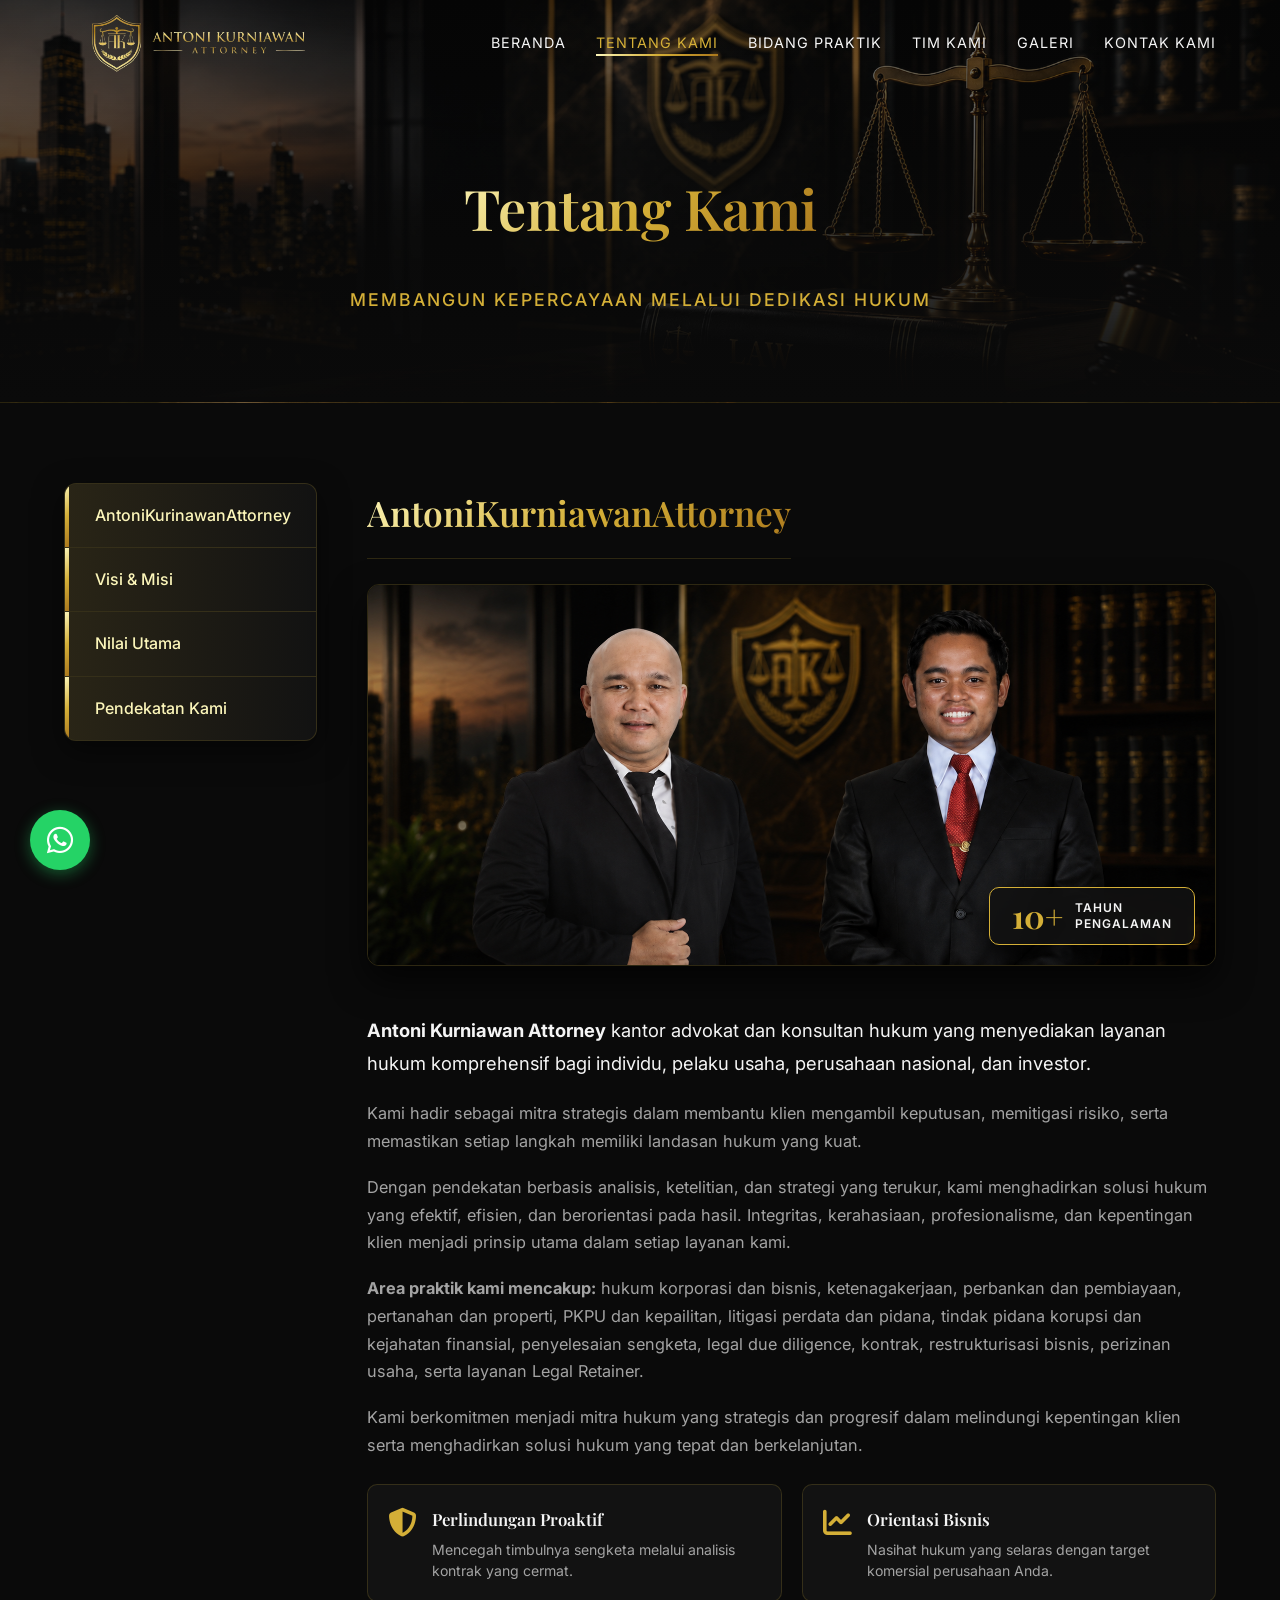
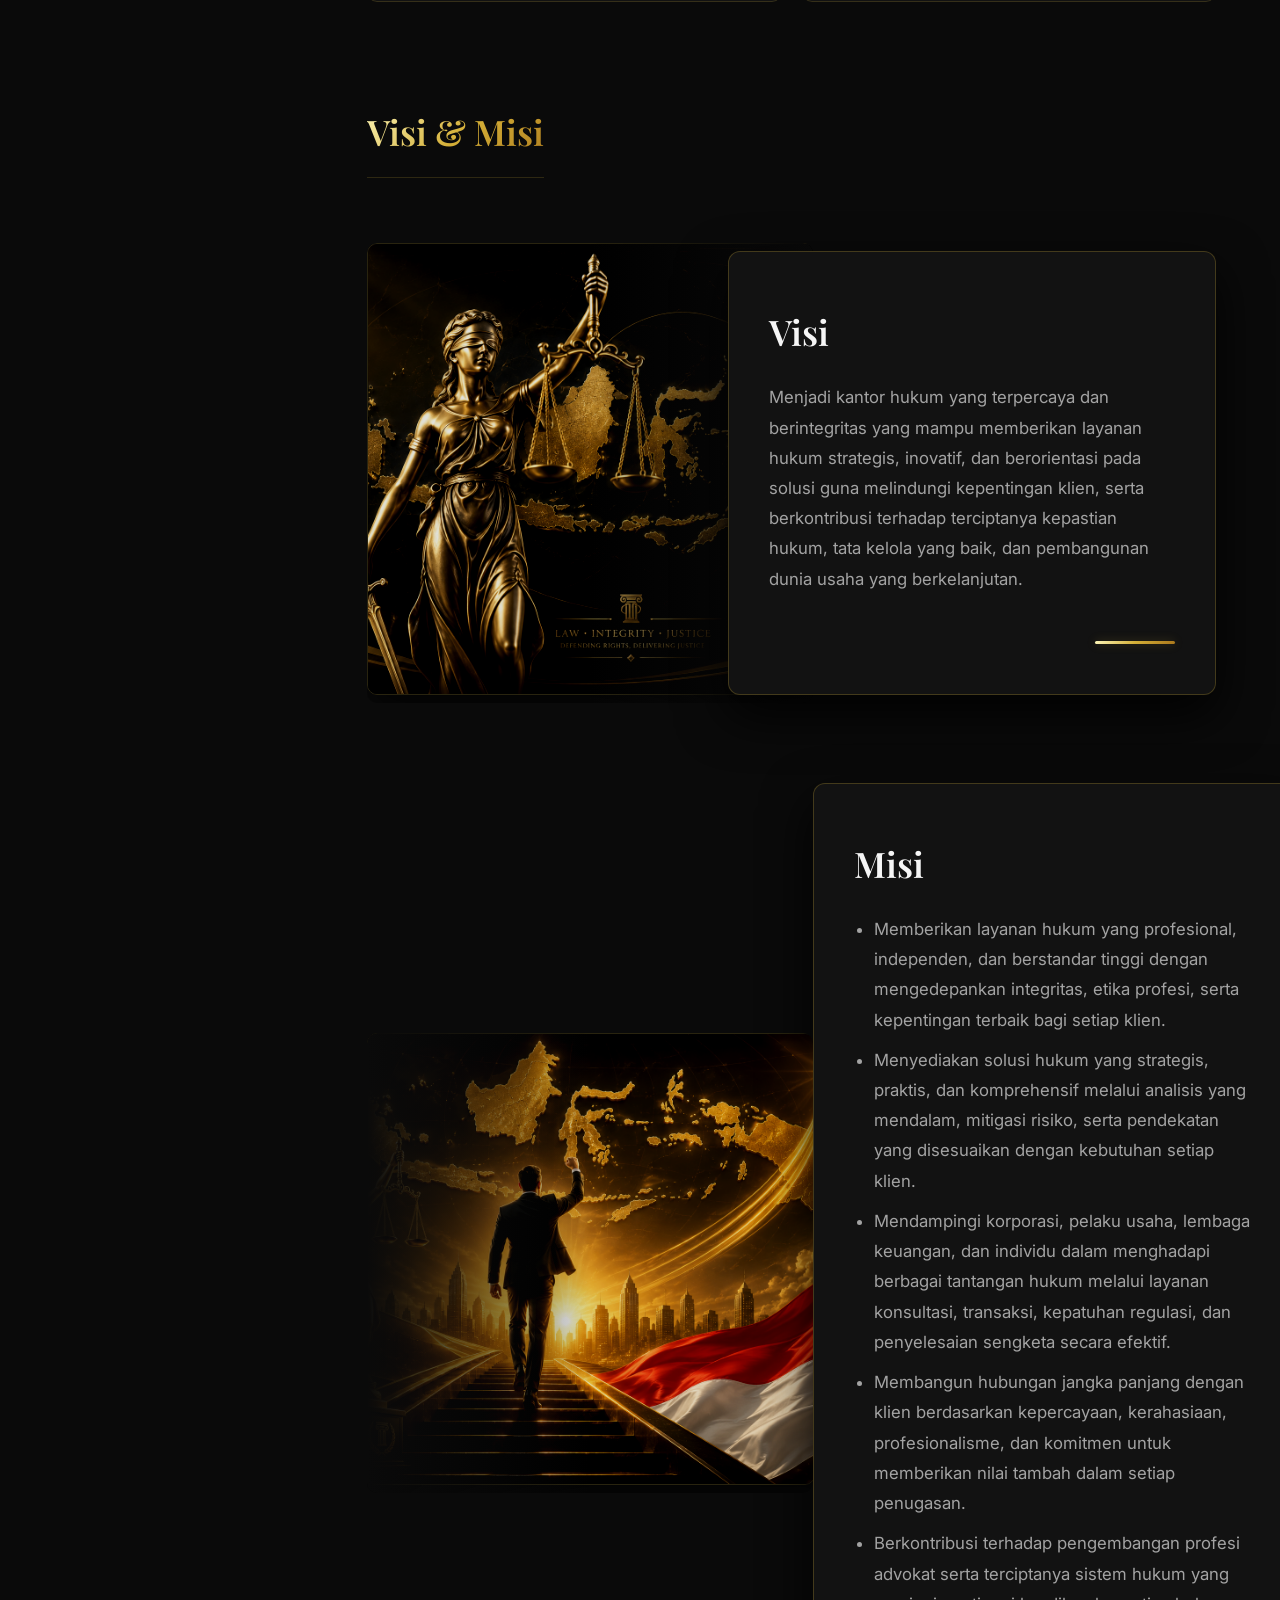
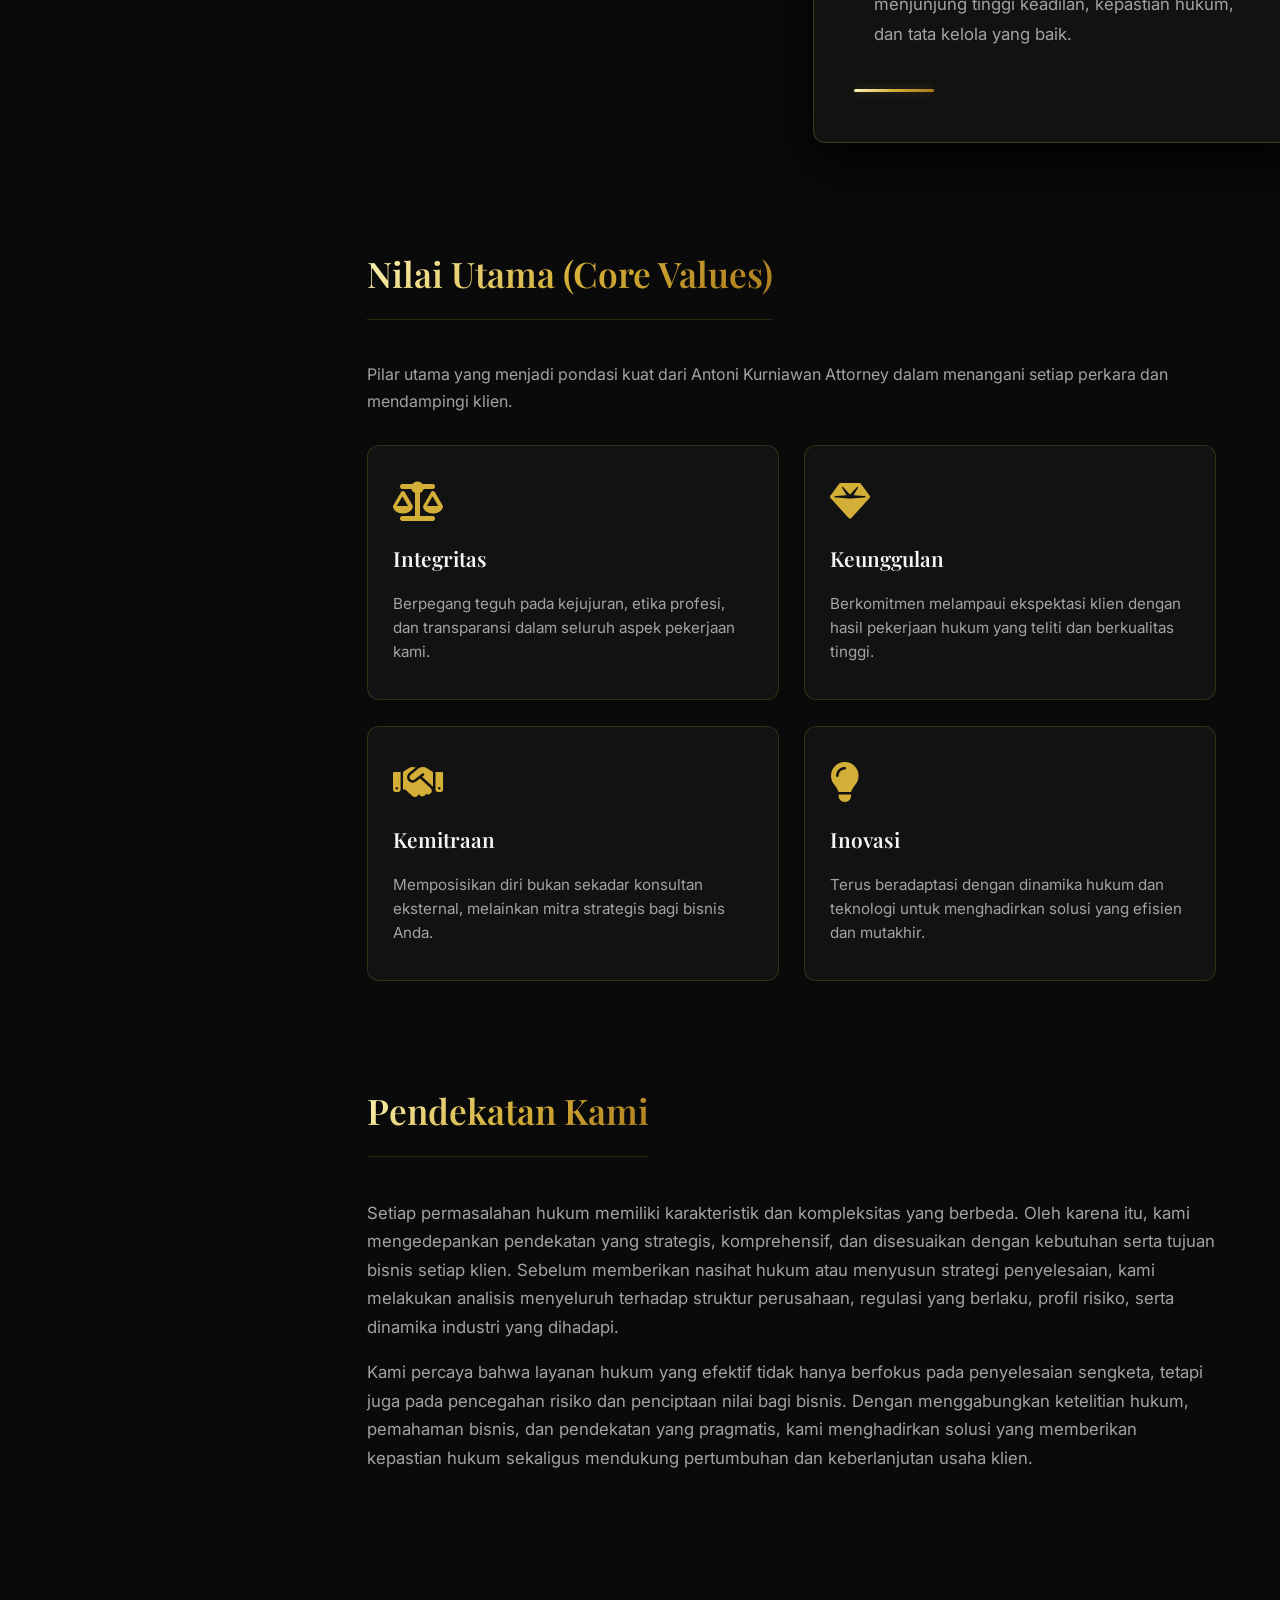
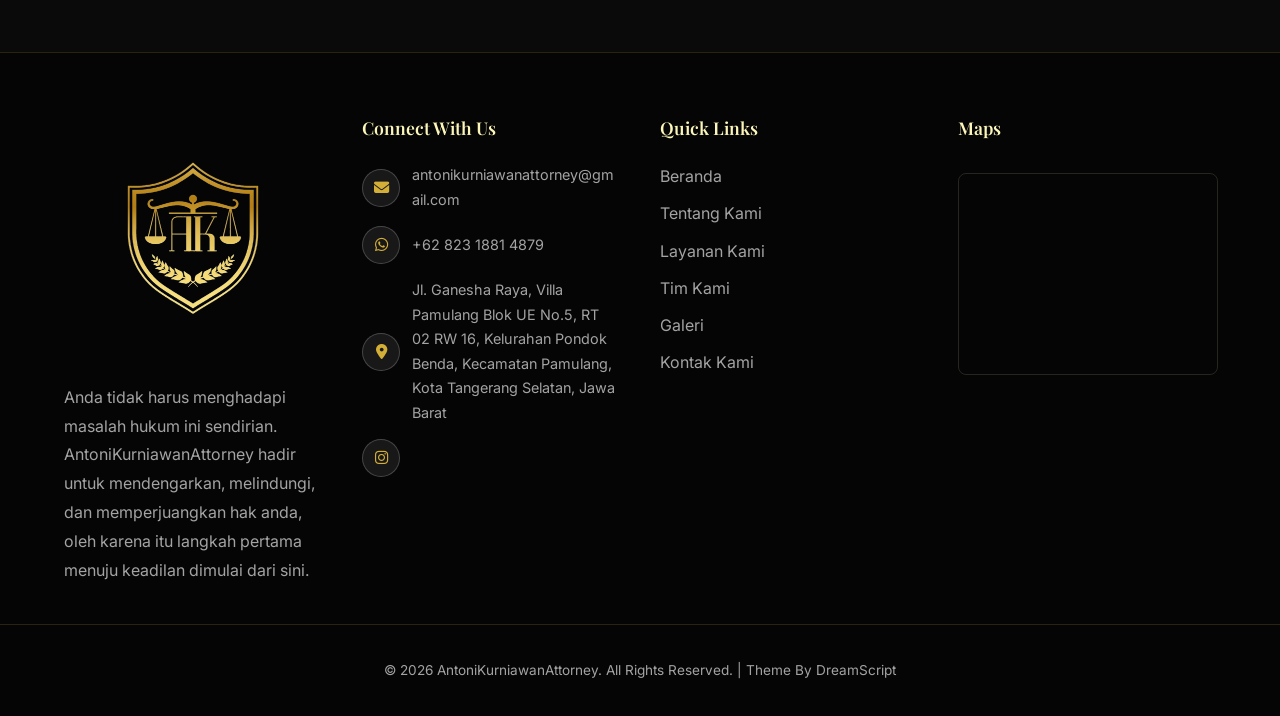
<file: about.html>
<!DOCTYPE html>
<html lang="id">

<head>
    <meta charset="UTF-8">
    <meta name="viewport" content="width=device-width, initial-scale=1.0">
    <meta name="description" content="Tentang Kami - Antoni Kurniawan Attorney">
    <title>Tentang Kami | Antoni Kurniawan Attorney</title>
    <link rel="icon" type="image/png" href="assets/image/Logo2.jpeg">
    <!-- Google Fonts & FontAwesome -->
    <link href="https://fonts.googleapis.com/css2?family=Playfair+Display:ital,wght@0,400;0,600;0,700;1,400&family=Inter:wght@300;400;500;600;700&display=swap" rel="stylesheet">
    <link rel="stylesheet" href="https://cdnjs.cloudflare.com/ajax/libs/font-awesome/6.4.0/css/all.min.css">

    <style>
        /* =========================================
           1. TEMA WARNA: PREMIUM DARK & GOLD
           ========================================= */
        
         :root {
            --bg-dark: #0a0a0a;
            --bg-card: #121212;
            --bg-card-hover: #181818;
            --text-light: #f5f5f5;
            --text-muted: #a3a3a3;
            --gold-light: #fcf6ba;
            --gold-main: #d4af37;
            --gold-dark: #aa771c;
            --gold-gradient: linear-gradient(135deg, #fcf6ba 0%, #d4af37 50%, #aa771c 100%);
            --border-color: rgba(212, 175, 55, 0.18);
            --gold-glow: rgba(212, 175, 55, 0.25);
        }
        
        html {
            scroll-behavior: smooth;
        }
        
        body {
            background-color: var(--bg-dark);
            color: var(--text-light);
            font-family: 'Inter', sans-serif;
            margin: 0;
            padding: 0;
            line-height: 1.7;
            overflow-x: hidden;
        }
        
        h1,
        h2,
        h3,
        h4 {
            font-family: 'Playfair Display', serif;
            font-weight: 600;
            margin-top: 0;
        }
        
        .gradient-text {
            background: var(--gold-gradient);
            -webkit-background-clip: text;
            -webkit-text-fill-color: transparent;
            display: inline-block;
        }
        
        .container {
            width: 90%;
            max-width: 1200px;
            margin: 0 auto;
        }
        
        .mt-3 {
            margin-top: 30px;
        }
        /* =========================================
           2. NAVBAR & LOGO STYLES (DITERAPKAN DARI HEADER BARU)
           ========================================= */
        
        .navbar {
            background-color: transparent;
            border-bottom: 1px solid transparent;
            height: 85px;
            position: fixed;
            top: 0;
            left: 0;
            width: 100%;
            z-index: 1000;
            transition: background-color 0.4s ease, border-color 0.4s ease, box-shadow 0.4s ease;
            display: flex;
            align-items: center;
        }
        
        .navbar.scrolled {
            background-color: var(--bg-dark);
            border-bottom: 1px solid var(--border-color);
            height: 85px;
            backdrop-filter: blur(12px);
            box-shadow: 0 10px 30px rgba(0, 0, 0, 0.8);
        }
        
        .nav-container {
            display: flex;
            justify-content: space-between;
            align-items: center;
            width: 90%;
            max-width: 1200px;
            margin: 0 auto;
            height: 100%;
            position: relative;
        }
        
        .logo {
            display: flex;
            align-items: center;
            text-decoration: none;
            /* Membatasi hitbox agar tidak terlalu melebar */
            height: 60px;
            width: 180px;
            position: relative;
        }
        
        .logo-img {
            /* Logo diperbesar secara visual namun tidak memengaruhi ukuran hitbox */
            height: 270px;
            width: auto;
            object-fit: contain;
            transition: transform 0.3s ease;
            position: absolute;
            left: 0;
            top: 50%;
            transform: translateY(-50%);
            will-change: transform;
        }
        
        .logo:hover .logo-img {
            transform: translateY(-50%) scale(1.03);
        }
        
        .nav-list {
            list-style: none;
            display: flex;
            gap: 30px;
            margin: 0;
            padding: 0;
        }
        
        .nav-link {
            color: var(--text-light);
            text-decoration: none;
            font-size: 0.9rem;
            text-transform: uppercase;
            letter-spacing: 1px;
            transition: 0.3s;
            position: relative;
        }
        
        .nav-link::after {
            content: '';
            position: absolute;
            bottom: -5px;
            left: 0;
            width: 0%;
            height: 2px;
            background: var(--gold-gradient);
            transition: width 0.3s ease;
        }
        
        .nav-link:hover::after,
        .nav-link.active::after {
            width: 100%;
        }
        
        .nav-link:hover,
        .nav-link.active {
            color: var(--gold-main);
        }
        
        .hamburger {
            display: none;
            cursor: pointer;
        }
        
        .hamburger .bar {
            display: block;
            width: 25px;
            height: 3px;
            margin: 5px auto;
            transition: all 0.3s ease-in-out;
            background-color: var(--gold-main);
            border-radius: 2px;
        }
        /* Hero Header */
        
        .page-header {
            padding: 160px 0 70px;
            background: linear-gradient(to bottom, rgba(10, 10, 10, 0.5), #0a0a0a), url('assets/image/banner.png') center/cover no-repeat;
            text-align: center;
            border-bottom: 1px solid var(--border-color);
            position: relative;
        }
        
        .page-header h1 {
            font-size: 3.5rem;
            margin-bottom: 12px;
            letter-spacing: -0.5px;
        }
        
        .page-header p {
            color: var(--gold-main);
            font-size: 1.1rem;
            letter-spacing: 2px;
            text-transform: uppercase;
            font-weight: 500;
        }
        /* =========================================
           3. TATA LETAK & SIDEBAR NAV
           ========================================= */
        
        .layout-wrapper {
            display: flex;
            flex-wrap: wrap;
            gap: 50px;
            padding: 80px 0;
            align-items: flex-start;
        }
        
        .sidebar-nav {
            flex: 0 0 250px;
            position: sticky;
            top: 100px;
        }
        
        .sidebar-menu {
            list-style: none;
            padding: 0;
            margin: 0;
            background-color: var(--bg-card);
            border: 1px solid var(--border-color);
            border-radius: 12px;
            overflow: hidden;
            box-shadow: 0 10px 30px rgba(0, 0, 0, 0.5);
        }
        
        .sidebar-menu li {
            border-bottom: 1px solid var(--border-color);
        }
        
        .sidebar-menu li:last-child {
            border-bottom: none;
        }
        
        .sidebar-menu a {
            display: block;
            padding: 18px 25px;
            color: var(--text-muted);
            text-decoration: none;
            font-weight: 500;
            transition: all 0.3s ease;
            position: relative;
        }
        
        .sidebar-menu a::before {
            content: '';
            position: absolute;
            left: 0;
            top: 0;
            bottom: 0;
            width: 4px;
            background: var(--gold-gradient);
            transform: scaleY(0);
            transition: transform 0.3s ease;
        }
        
        .sidebar-menu a:hover,
        .sidebar-menu a.active {
            color: var(--gold-light);
            background: linear-gradient(90deg, rgba(212, 175, 55, 0.12) 0%, transparent 100%);
            padding-left: 30px;
        }
        
        .sidebar-menu a.active::before {
            transform: scaleY(1);
        }
        
        .main-content {
            flex: 1;
            min-width: 0;
        }
        
        .content-section {
            margin-bottom: 100px;
            scroll-margin-top: 100px;
        }
        
        .content-section h2 {
            font-size: 2.2rem;
            margin-bottom: 25px;
            padding-bottom: 15px;
            border-bottom: 1px solid var(--border-color);
        }
        /* =========================================
           4. COMPANY OVERVIEW
           ========================================= */
        
        .overview-wrapper {
            display: grid;
            grid-template-columns: 1fr;
            gap: 30px;
        }
        
        .overview-img-container {
            position: relative;
            border-radius: 12px;
            overflow: hidden;
            border: 1px solid var(--border-color);
            box-shadow: 0 15px 35px rgba(0, 0, 0, 0.7);
        }
        
        .overview-img-container img {
            width: 100%;
            height: 380px;
            object-fit: cover;
            display: block;
            transition: transform 0.7s cubic-bezier(0.16, 1, 0.3, 1);
        }
        
        .overview-img-container:hover img {
            transform: scale(1.05);
        }
        
        .overview-badge {
            position: absolute;
            bottom: 20px;
            right: 20px;
            background: rgba(18, 18, 18, 0.85);
            border: 1px solid var(--gold-main);
            backdrop-filter: blur(10px);
            padding: 12px 22px;
            border-radius: 10px;
            display: flex;
            align-items: center;
            gap: 12px;
            box-shadow: 0 10px 25px rgba(0, 0, 0, 0.8);
            animation: floatBadge 4s ease-in-out infinite alternate;
        }
        
        @keyframes floatBadge {
            0% {
                transform: translateY(0);
            }
            100% {
                transform: translateY(-6px);
            }
        }
        
        .badge-num {
            font-family: 'Playfair Display', serif;
            font-size: 2rem;
            font-weight: 700;
            color: var(--gold-main);
            line-height: 1;
        }
        
        .badge-text {
            font-size: 0.75rem;
            color: var(--text-light);
            text-transform: uppercase;
            letter-spacing: 1px;
            line-height: 1.3;
            font-weight: 600;
        }
        
        .overview-text .lead-p {
            font-size: 1.15rem;
            color: var(--text-light);
            line-height: 1.8;
            margin-bottom: 20px;
        }
        
        .overview-text p {
            color: var(--text-muted);
            font-size: 1.02rem;
            margin-bottom: 18px;
        }
        
        .overview-highlights {
            display: grid;
            grid-template-columns: repeat(auto-fit, minmax(240px, 1fr));
            gap: 20px;
            margin-top: 25px;
        }
        
        .highlight-card {
            background-color: var(--bg-card);
            padding: 20px;
            border-radius: 10px;
            border: 1px solid var(--border-color);
            display: flex;
            align-items: flex-start;
            gap: 15px;
            transition: all 0.3s ease;
        }
        
        .highlight-card:hover {
            border-color: var(--gold-main);
            transform: translateY(-5px);
            box-shadow: 0 10px 20px rgba(0, 0, 0, 0.5);
        }
        
        .highlight-card i {
            font-size: 1.8rem;
            color: var(--gold-main);
            margin-top: 3px;
        }
        
        .highlight-card h4 {
            font-size: 1.05rem;
            margin-bottom: 5px;
            color: var(--text-light);
        }
        
        .highlight-card p {
            font-size: 0.88rem;
            color: var(--text-muted);
            margin: 0;
            line-height: 1.5;
        }
        /* =========================================
           5. VISI MISI ZIG-ZAG OVERLAPPING
           ========================================= */
        
        .vm-container {
            display: flex;
            flex-direction: column;
            gap: 80px;
            margin-top: 40px;
        }
        
        .vm-row {
            display: flex;
            align-items: center;
            position: relative;
        }
        
        .vm-row.reverse {
            flex-direction: row-reverse;
        }
        
        .vm-image {
            width: 55%;
            position: relative;
            overflow: hidden;
            border-radius: 10px;
        }
        
        .vm-image img {
            width: 100%;
            height: 450px;
            object-fit: cover;
            border-radius: 10px;
            box-shadow: 0 15px 40px rgba(0, 0, 0, 0.8);
            border: 1px solid var(--border-color);
            filter: brightness(0.85) contrast(1.1);
            transition: transform 0.7s cubic-bezier(0.16, 1, 0.3, 1);
        }
        
        .vm-row:hover .vm-image img {
            transform: scale(1.04);
        }
        
        .vm-image::after {
            content: '';
            position: absolute;
            top: 0;
            left: 0;
            right: 0;
            bottom: 0;
            background: linear-gradient(90deg, transparent 50%, var(--bg-dark) 100%);
            border-radius: 10px;
            pointer-events: none;
        }
        
        .vm-row.reverse .vm-image::after {
            background: linear-gradient(-90deg, transparent 50%, var(--bg-dark) 100%);
        }
        
        .vm-card {
            width: 50%;
            background-color: var(--bg-card);
            padding: 50px 40px;
            border-radius: 12px;
            border: 1px solid rgba(212, 175, 55, 0.25);
            box-shadow: 0 20px 50px rgba(0, 0, 0, 0.9);
            position: relative;
            z-index: 2;
            transition: border-color 0.4s ease, box-shadow 0.4s ease;
        }
        
        .vm-card:hover {
            border-color: var(--gold-main);
            box-shadow: 0 20px 50px rgba(212, 175, 55, 0.15);
        }
        
        .vm-card.right {
            margin-left: -10%;
        }
        
        .vm-card.left {
            margin-right: -10%;
        }
        
        .vm-card h3 {
            font-size: 2.2rem;
            margin-bottom: 20px;
            color: var(--text-light);
        }
        
        .vm-card p,
        .vm-card ul {
            color: var(--text-muted);
            font-size: 1.05rem;
            line-height: 1.8;
        }
        
        .vm-card ul {
            padding-left: 20px;
            margin: 0;
        }
        
        .vm-card li {
            margin-bottom: 10px;
        }
        
        .gold-line {
            width: 80px;
            height: 3px;
            background: var(--gold-gradient);
            margin-top: 30px;
            border-radius: 2px;
            box-shadow: 0 0 10px var(--gold-glow);
            animation: pulseGlow 3s infinite alternate;
        }
        
        @keyframes pulseGlow {
            0% {
                box-shadow: 0 0 5px rgba(212, 175, 55, 0.2);
            }
            100% {
                box-shadow: 0 0 15px rgba(212, 175, 55, 0.6);
            }
        }
        
        .vm-card.right .gold-line {
            float: right;
        }
        
        .vm-card.left .gold-line {
            float: left;
        }
        
        .vm-card::after {
            content: "";
            display: table;
            clear: both;
        }
        /* =========================================
           6. CORE VALUES GRID (4 CARDS)
           ========================================= */
        
        .grid-4 {
            display: grid;
            grid-template-columns: repeat(auto-fit, minmax(220px, 1fr));
            gap: 25px;
            margin-top: 30px;
        }
        
        @media (min-width: 993px) {
            .grid-4 {
                grid-template-columns: repeat(2, 1fr);
            }
        }
        
        .box-card {
            background-color: var(--bg-card);
            border: 1px solid var(--border-color);
            padding: 35px 25px;
            border-radius: 12px;
            transition: all 0.4s cubic-bezier(0.16, 1, 0.3, 1);
            position: relative;
            overflow: hidden;
        }
        
        .box-card::before {
            content: '';
            position: absolute;
            top: 0;
            left: 0;
            width: 100%;
            height: 3px;
            background: var(--gold-gradient);
            opacity: 0;
            transition: opacity 0.4s ease;
        }
        
        .box-card:hover {
            transform: translateY(-10px);
            border-color: var(--gold-main);
            box-shadow: 0 15px 30px rgba(0, 0, 0, 0.8);
            background-color: var(--bg-card-hover);
        }
        
        .box-card:hover::before {
            opacity: 1;
        }
        
        .box-card i {
            font-size: 2.5rem;
            color: var(--gold-main);
            margin-bottom: 20px;
            display: inline-block;
            transition: transform 0.4s ease;
        }
        
        .box-card:hover i {
            transform: scale(1.1) rotate(5deg);
        }
        
        .box-card h3 {
            font-size: 1.3rem;
            color: var(--text-light);
            margin-bottom: 12px;
        }
        
        .box-card p {
            font-size: 0.95rem;
            color: var(--text-muted);
            margin-bottom: 0;
            line-height: 1.6;
        }
        /* =========================================
           7. FLOATING BUTTONS
           ========================================= */
        
        .floating-wa {
            position: fixed;
            bottom: 30px;
            left: 30px;
            background-color: #25d366;
            color: #fff;
            width: 60px;
            height: 60px;
            border-radius: 50%;
            display: flex;
            align-items: center;
            justify-content: center;
            font-size: 30px;
            box-shadow: 0 4px 15px rgba(37, 211, 102, 0.4);
            z-index: 1000;
            transition: 0.3s;
            text-decoration: none;
        }
        
        .floating-wa:hover {
            background-color: #1ebe57;
            transform: scale(1.1);
            box-shadow: 0 6px 20px rgba(37, 211, 102, 0.6);
            color: #ffffff;
        }
        
        .back-to-top {
            position: fixed;
            bottom: 30px;
            right: 30px;
            background: var(--gold-gradient);
            color: #000;
            width: 50px;
            height: 50px;
            border-radius: 50%;
            display: flex;
            align-items: center;
            justify-content: center;
            font-size: 20px;
            opacity: 0;
            pointer-events: none;
            transition: 0.3s;
            z-index: 1000;
            text-decoration: none;
            box-shadow: 0 4px 15px rgba(0, 0, 0, 0.8);
        }
        
        .back-to-top.show {
            opacity: 1;
            pointer-events: auto;
        }
        
        .back-to-top:hover {
            transform: translateY(-5px);
            box-shadow: 0 6px 20px rgba(191, 149, 63, 0.5);
        }
        /* =========================================
           8. FOOTER STYLES
           ========================================= */
        
        .footer {
            background-color: #050505;
            padding: 60px 0 20px;
            border-top: 1px solid var(--border-color);
            color: #ffffff;
        }
        
        .footer-container {
            display: grid;
            grid-template-columns: repeat(auto-fit, minmax(250px, 1fr));
            gap: 40px;
            margin-bottom: 40px;
            width: 90%;
            max-width: 1200px;
            margin: 0 auto 40px;
        }
        
        .footer-col {
            flex: 1;
            min-width: 220px;
        }
        
        .footer-logo {
            width: 250px;
            max-width: 100%;
            height: auto;
            display: block;
            margin: 0 auto 20px;
        }
        
        .footer-col p {
            color: var(--text-muted);
            line-height: 1.8;
            margin-bottom: 0;
        }
        
        .footer-col h4 {
            color: var(--gold-light);
            margin-bottom: 20px;
            font-size: 1.1rem;
            font-family: 'Playfair Display', serif;
        }
        
        .footer-links {
            list-style: none;
            padding: 0;
            margin: 0;
        }
        
        .footer-links li {
            margin-bottom: 10px;
        }
        
        .footer-links a {
            color: var(--text-muted);
            text-decoration: none;
            transition: all 0.3s ease;
            display: inline-block;
        }
        
        .footer-links a:hover {
            color: var(--gold-main);
            transform: translateX(5px);
        }
        
        .footer-contact-list {
            display: flex;
            flex-direction: column;
            gap: 14px;
        }
        
        .footer-contact-item {
            display: flex;
            align-items: center;
            gap: 12px;
            color: var(--text-muted);
            text-decoration: none;
            font-size: 0.9rem;
            transition: all 0.3s ease;
            word-break: break-word;
        }
        
        .footer-contact-item i {
            width: 36px;
            height: 36px;
            min-width: 36px;
            background: rgba(255, 255, 255, 0.08);
            border: 1px solid rgba(255, 255, 255, 0.2);
            border-radius: 50%;
            display: flex;
            align-items: center;
            justify-content: center;
            color: var(--gold-main);
            font-size: 0.95rem;
            transition: all 0.3s ease;
        }
        
        .footer-contact-item:hover {
            color: var(--gold-main);
            transform: translateX(5px);
        }
        
        .footer-contact-item:hover i {
            background: rgba(212, 175, 55, 0.15);
            border-color: var(--gold-main);
        }
        
        .footer-bottom {
            text-align: center;
            padding-top: 20px;
            border-top: 1px solid var(--border-color);
            color: var(--text-muted);
            font-size: 0.85rem;
        }
        /* =========================================
           9. ANIMASI FADE & REVEAL
           ========================================= */
        
        .fade-up {
            opacity: 0;
            transform: translateY(40px) scale(0.98);
            transition: opacity 0.8s cubic-bezier(0.16, 1, 0.3, 1), transform 0.8s cubic-bezier(0.16, 1, 0.3, 1);
            will-change: opacity, transform;
        }
        
        .fade-up.visible {
            opacity: 1;
            transform: translateY(0) scale(1);
        }
        
        .delay-1 {
            transition-delay: 0.12s;
        }
        
        .delay-2 {
            transition-delay: 0.24s;
        }
        
        .delay-3 {
            transition-delay: 0.36s;
        }
        /* =========================================
           10. OPTIMASI RESPONSIVITAS (DITERAPKAN DARI HEADER BARU)
           ========================================= */
        
        @media (min-width: 769px) and (max-width: 1024px) {
            .logo-img {
                height: 180px;
            }
        }
        
        @media (max-width: 992px) {
            .page-header h1 {
                font-size: 2.8rem;
            }
            .layout-wrapper {
                flex-direction: column;
                padding: 40px 0;
                gap: 30px;
            }
            .sidebar-nav {
                width: 100%;
                position: relative;
                top: 0;
            }
            .sidebar-menu {
                display: flex;
                overflow-x: auto;
                white-space: nowrap;
                scrollbar-width: none;
            }
            .sidebar-menu::-webkit-scrollbar {
                display: none;
            }
            .sidebar-menu li {
                border-bottom: none;
                border-right: 1px solid var(--border-color);
                flex: 0 0 auto;
            }
            .sidebar-menu a {
                padding: 14px 22px;
                font-size: 0.88rem;
            }
            .sidebar-menu a:hover,
            .sidebar-menu a.active {
                padding-left: 22px;
            }
            .vm-image img {
                height: 380px;
            }
            .footer-container {
                grid-template-columns: repeat(2, 1fr);
                gap: 30px;
            }
        }
        
        @media (max-width: 768px) {
            .navbar,
            .navbar.scrolled {
                height: 70px;
            }
            .logo-img {
                height: 160px;
            }
            .hamburger {
                display: block;
            }
            .hamburger.active .bar:nth-child(2) {
                opacity: 0;
            }
            .hamburger.active .bar:nth-child(1) {
                transform: translateY(8px) rotate(45deg);
            }
            .hamburger.active .bar:nth-child(3) {
                transform: translateY(-8px) rotate(-45deg);
            }
            .nav-menu {
                position: fixed;
                left: -100%;
                top: 70px;
                flex-direction: column;
                background-color: rgba(10, 10, 10, 0.98);
                width: 100%;
                text-align: center;
                transition: 0.4s cubic-bezier(0.16, 1, 0.3, 1);
                border-bottom: 1px solid var(--border-color);
                padding: 30px 0;
                box-shadow: 0 15px 30px rgba(0, 0, 0, 0.9);
                backdrop-filter: blur(15px);
            }
            .nav-menu.active {
                left: 0;
            }
            .nav-list {
                flex-direction: column;
                gap: 22px;
            }
            .page-header {
                padding: 120px 0 40px;
            }
            .page-header h1 {
                font-size: 2.2rem;
            }
            .page-header p {
                font-size: 0.9rem;
            }
            .overview-img-container img {
                height: 260px;
            }
            .overview-badge {
                padding: 8px 15px;
                bottom: 15px;
                right: 15px;
                gap: 8px;
            }
            .badge-num {
                font-size: 1.5rem;
            }
            .badge-text {
                font-size: 0.65rem;
            }
            .overview-text .lead-p {
                font-size: 1.05rem;
            }
            .overview-highlights {
                grid-template-columns: 1fr;
                gap: 15px;
            }
            .vm-container {
                gap: 50px;
            }
            .vm-row,
            .vm-row.reverse {
                flex-direction: column;
            }
            .vm-image,
            .vm-card {
                width: 100%;
            }
            .vm-row.reverse {
                flex-direction: column-reverse;
            }
            .vm-card.right,
            .vm-card.left {
                margin-left: 0;
                margin-right: 0;
                margin-top: -45px;
                padding: 30px 22px;
            }
            .vm-card h3 {
                font-size: 1.8rem;
            }
            .vm-image img {
                height: 260px;
            }
            .vm-image::after,
            .vm-row.reverse .vm-image::after {
                background: linear-gradient(0deg, var(--bg-dark) 0%, transparent 60%);
            }
            .content-section {
                margin-bottom: 60px;
            }
            .content-section h2 {
                font-size: 1.7rem;
            }
            .footer-container {
                grid-template-columns: 1fr;
            }
            .footer-col {
                min-width: 100%;
            }
        }
    </style>
</head>

<body>

    <!-- Header / Navbar -->
    <header class="navbar" id="navbar">
        <div class="nav-container">
            <a href="index.html" class="logo">
                <img src="assets/image/Logo.png" alt="AntoniKurniawanAttorney Logo" class="logo-img">
            </a>

            <nav class="nav-menu" id="nav-menu">
                <ul class="nav-list">
                    <li><a href="index.html" class="nav-link">Beranda</a></li>
                    <li><a href="about.html" class="nav-link active">Tentang Kami</a></li>
                    <li><a href="services.html" class="nav-link">Bidang Praktik</a></li>
                    <li><a href="team.html" class="nav-link">Tim Kami</a></li>
                    <li><a href="gallery.html" class="nav-link">Galeri</a></li>
                    <li><a href="contact.html" class="nav-link">Kontak Kami</a></li>
                </ul>
            </nav>

            <div class="hamburger" id="hamburger">
                <span class="bar"></span>
                <span class="bar"></span>
                <span class="bar"></span>
            </div>
        </div>
    </header>

    <!-- Page Header Hero -->
    <section class="page-header fade-up">
        <div class="container">
            <h1 class="gradient-text">Tentang Kami</h1>
            <p>Membangun Kepercayaan Melalui Dedikasi Hukum</p>
        </div>
    </section>

    <!-- Layout Utama dengan Sidebar -->
    <div class="container layout-wrapper">

        <!-- Sticky Sidebar Navigation -->
        <aside class="sidebar-nav fade-up">
            <ul class="sidebar-menu">
                <li><a href="#company-overview" class="scroll-link active">AntoniKurinawanAttorney</a></li>
                <li><a href="#visi-misi" class="scroll-link">Visi & Misi</a></li>
                <li><a href="#core-values" class="scroll-link">Nilai Utama</a></li>
                <li><a href="#area-praktik" class="scroll-link">Pendekatan Kami</a></li>
            </ul>
        </aside>

        <!-- Area Konten Utama -->
        <main class="main-content">

            <section id="company-overview" class="content-section fade-up">
                <h2 class="gradient-text">AntoniKurniawanAttorney</h2>

                <div class="overview-wrapper">
                    <div class="overview-img-container">
                        <img src="assets/image/banner1.png" alt="Company Overview">
                        <div class="overview-badge">
                            <span class="badge-num">10+</span>
                            <span class="badge-text">Tahun<br>Pengalaman</span>
                        </div>
                    </div>

                    <div class="overview-text">
                        <p class="lead-p">
                            <strong>Antoni Kurniawan Attorney</strong> kantor advokat dan konsultan hukum yang menyediakan layanan hukum komprehensif bagi individu, pelaku usaha, perusahaan nasional, dan investor.
                        </p>
                        <p>
                            Kami hadir sebagai mitra strategis dalam membantu klien mengambil keputusan, memitigasi risiko, serta memastikan setiap langkah memiliki landasan hukum yang kuat.
                        </p>
                        <p>
                            Dengan pendekatan berbasis analisis, ketelitian, dan strategi yang terukur, kami menghadirkan solusi hukum yang efektif, efisien, dan berorientasi pada hasil. Integritas, kerahasiaan, profesionalisme, dan kepentingan klien menjadi prinsip utama dalam
                            setiap layanan kami.
                        </p>
                        <p>
                            <strong>Area praktik kami mencakup:</strong> hukum korporasi dan bisnis, ketenagakerjaan, perbankan dan pembiayaan, pertanahan dan properti, PKPU dan kepailitan, litigasi perdata dan pidana, tindak pidana korupsi dan kejahatan
                            finansial, penyelesaian sengketa, legal due diligence, kontrak, restrukturisasi bisnis, perizinan usaha, serta layanan Legal Retainer.
                        </p>
                        <p>
                            Kami berkomitmen menjadi mitra hukum yang strategis dan progresif dalam melindungi kepentingan klien serta menghadirkan solusi hukum yang tepat dan berkelanjutan.
                        </p>

                        <div class="overview-highlights">
                            <div class="highlight-card">
                                <i class="fas fa-shield-halved"></i>
                                <div>
                                    <h4>Perlindungan Proaktif</h4>
                                    <p>Mencegah timbulnya sengketa melalui analisis kontrak yang cermat.</p>
                                </div>
                            </div>
                            <div class="highlight-card">
                                <i class="fas fa-chart-line"></i>
                                <div>
                                    <h4>Orientasi Bisnis</h4>
                                    <p>Nasihat hukum yang selaras dengan target komersial perusahaan Anda.</p>
                                </div>
                            </div>
                        </div>
                    </div>
                </div>
            </section>


            <section id="visi-misi" class="content-section">
                <h2 class="gradient-text fade-up">Visi & Misi</h2>

                <div class="vm-container">

                    <div class="vm-row fade-up">
                        <div class="vm-image">
                            <img src="assets/image/visi.png" alt="Lady Justice">
                        </div>
                        <div class="vm-card right">
                            <h3>Visi</h3>
                            <p>Menjadi kantor hukum yang terpercaya dan berintegritas yang mampu memberikan layanan hukum strategis, inovatif, dan berorientasi pada solusi guna melindungi kepentingan klien, serta berkontribusi terhadap terciptanya kepastian
                                hukum, tata kelola yang baik, dan pembangunan dunia usaha yang berkelanjutan.</p>
                            <div class="gold-line"></div>
                        </div>
                    </div>

                    <div class="vm-row reverse fade-up delay-1">
                        <div class="vm-card left">
                            <h3>Misi</h3>
                            <ul>
                                <li>Memberikan layanan hukum yang profesional, independen, dan berstandar tinggi dengan mengedepankan integritas, etika profesi, serta kepentingan terbaik bagi setiap klien.</li>
                                <li>Menyediakan solusi hukum yang strategis, praktis, dan komprehensif melalui analisis yang mendalam, mitigasi risiko, serta pendekatan yang disesuaikan dengan kebutuhan setiap klien.</li>
                                <li>Mendampingi korporasi, pelaku usaha, lembaga keuangan, dan individu dalam menghadapi berbagai tantangan hukum melalui layanan konsultasi, transaksi, kepatuhan regulasi, dan penyelesaian sengketa secara efektif.</li>
                                <li>Membangun hubungan jangka panjang dengan klien berdasarkan kepercayaan, kerahasiaan, profesionalisme, dan komitmen untuk memberikan nilai tambah dalam setiap penugasan.</li>
                                <li>Berkontribusi terhadap pengembangan profesi advokat serta terciptanya sistem hukum yang menjunjung tinggi keadilan, kepastian hukum, dan tata kelola yang baik.</li>
                            </ul>
                            <div class="gold-line"></div>
                        </div>
                        <div class="vm-image">
                            <img src="assets/image/misi.png" alt="Scales of Justice">
                        </div>
                    </div>

                </div>
            </section>


            <section id="core-values" class="content-section fade-up">
                <h2 class="gradient-text">Nilai Utama (Core Values)</h2>
                <p style="color: var(--text-muted); margin-bottom: 25px;">Pilar utama yang menjadi pondasi kuat dari Antoni Kurniawan Attorney dalam menangani setiap perkara dan mendampingi klien.</p>

                <div class="grid-4">
                    <div class="box-card fade-up">
                        <i class="fas fa-balance-scale"></i>
                        <h3>Integritas</h3>
                        <p>Berpegang teguh pada kejujuran, etika profesi, dan transparansi dalam seluruh aspek pekerjaan kami.</p>
                    </div>
                    <div class="box-card fade-up delay-1">
                        <i class="fas fa-gem"></i>
                        <h3>Keunggulan</h3>
                        <p>Berkomitmen melampaui ekspektasi klien dengan hasil pekerjaan hukum yang teliti dan berkualitas tinggi.</p>
                    </div>
                    <div class="box-card fade-up delay-2">
                        <i class="fas fa-handshake"></i>
                        <h3>Kemitraan</h3>
                        <p>Memposisikan diri bukan sekadar konsultan eksternal, melainkan mitra strategis bagi bisnis Anda.</p>
                    </div>
                    <div class="box-card fade-up delay-3">
                        <i class="fas fa-lightbulb"></i>
                        <h3>Inovasi</h3>
                        <p>Terus beradaptasi dengan dinamika hukum dan teknologi untuk menghadirkan solusi yang efisien dan mutakhir.</p>
                    </div>
                </div>
            </section>

            <section id="area-praktik" class="content-section fade-up">
                <h2 class="gradient-text">Pendekatan Kami</h2>
                <p style="color: var(--text-muted); font-size: 1.05rem;">Setiap permasalahan hukum memiliki karakteristik dan kompleksitas yang berbeda. Oleh karena itu, kami mengedepankan pendekatan yang strategis, komprehensif, dan disesuaikan dengan kebutuhan serta tujuan bisnis setiap klien. Sebelum memberikan
                    nasihat hukum atau menyusun strategi penyelesaian, kami melakukan analisis menyeluruh terhadap struktur perusahaan, regulasi yang berlaku, profil risiko, serta dinamika industri yang dihadapi.</p>
                <p style="color: var(--text-muted); font-size: 1.05rem;">Kami percaya bahwa layanan hukum yang efektif tidak hanya berfokus pada penyelesaian sengketa, tetapi juga pada pencegahan risiko dan penciptaan nilai bagi bisnis. Dengan menggabungkan ketelitian hukum, pemahaman bisnis, dan pendekatan
                    yang pragmatis, kami menghadirkan solusi yang memberikan kepastian hukum sekaligus mendukung pertumbuhan dan keberlanjutan usaha klien.</p>
            </section>

        </main>
    </div>

    <!-- Floating WhatsApp Button -->
    <a href="https://wa.me/6282318814879" class="floating-wa" target="_blank" aria-label="Chat via WhatsApp">
        <i class="fab fa-whatsapp"></i>
    </a>

    <!-- Back to Top Button -->
    <a href="#" class="back-to-top" id="backToTop" aria-label="Back to Top">
        <i class="fas fa-arrow-up"></i>
    </a>

    <!-- Footer -->
    <footer class="footer">
        <div class="footer-container">
            <div class="footer-col">
                <img src="assets/image/Logo1.png" alt="Logo Antoni Kurniawan Attorney" class="footer-logo">
                <p>Anda tidak harus menghadapi masalah hukum ini sendirian. AntoniKurniawanAttorney hadir untuk mendengarkan, melindungi, dan memperjuangkan hak anda, oleh karena itu langkah pertama menuju keadilan dimulai dari sini.</p>
            </div>

            <div class="footer-col">
                <h4>Connect With Us</h4>
                <div class="footer-contact-list">
                    <a href="mailto:antonikurniawanattorney@gmail.com" class="footer-contact-item">
                        <i class="fas fa-envelope"></i>
                        <span>antonikurniawanattorney@gmail.com</span>
                    </a>

                    <a href="https://wa.me/6282318814879" target="_blank" rel="noopener noreferrer" class="footer-contact-item">
                        <i class="fab fa-whatsapp"></i>
                        <span>+62 823 1881 4879</span>
                    </a>

                    <a href="https://www.google.com/maps/search/?api=1&query=Jl.+Ganesha+Raya,+Villa+Pamulang+Blok+UE+No.5,+RT+02+RW+16,+Kelurahan+Pondok+Benda,+Kecamatan+Pamulang,+Kota+Tangerang+Selatan" target="_blank" rel="noopener noreferrer" class="footer-contact-item">
                        <i class="fas fa-map-marker-alt"></i>
                        <span>Jl. Ganesha Raya, Villa Pamulang Blok UE No.5, RT 02 RW 16, Kelurahan Pondok Benda, Kecamatan Pamulang, Kota Tangerang Selatan, Jawa Barat</span>
                    </a>

                    <a href="https://www.instagram.com/attorneyantonikurniawan/" target="_blank" rel="noopener noreferrer" class="footer-contact-item">
                        <i class="fab fa-instagram"></i>
                        <span></span>
                    </a>
                </div>
            </div>

            <div class="footer-col">
                <h4>Quick Links</h4>
                <ul class="footer-links">
                    <li><a href="index.html">Beranda</a></li>
                    <li><a href="about.html">Tentang Kami</a></li>
                    <li><a href="services.html">Layanan Kami</a></li>
                    <li><a href="team.html">Tim Kami</a></li>
                    <li><a href="gallery.html">Galeri</a></li>
                    <li><a href="contact.html">Kontak Kami</a></li>
                </ul>
            </div>

            <div class="footer-col">
                <h4>Maps</h4>
                <div class="mt-3">
                    <iframe src="https://www.google.com/maps/embed?pb=!1m16!1m12!1m3!1d3965.322353318095!2d106.71697632475176!3d-6.352297293637604!2m3!1f0!2f0!3f0!3m2!1i1024!2i768!4f13.1!2m1!1sJl.%20Ganesha%20Raya%2C%20Villa%20Pamulang%20Blok%20UE%20No.5%2C%20RT%2002%20%20RW%2016%2C%20Kelurahan%20Pondok%20Benda%2C%20Kecamatan%20Pamulang%2C%20Kota%20Tangerang%20Selatan%2C%20Jawa%20Barat!5e0!3m2!1sid!2sid!4v1785754206261!5m2!1sid!2sid"
                        width="100%" height="200" style="border:1px solid var(--border-color); border-radius: 8px; filter: grayscale(80%) contrast(120%);" allowfullscreen="" loading="lazy" referrerpolicy="strict-origin-when-cross-origin" title="Google Maps Kantor"></iframe>
                </div>
            </div>
        </div>

        <div class="footer-bottom">
            <p>&copy; 2026 AntoniKurniawanAttorney. All Rights Reserved. | Theme By DreamScript</p>
        </div>
    </footer>

    <!-- JavaScript Interaktif -->
    <script>
        document.addEventListener("DOMContentLoaded", () => {

            const navbar = document.getElementById('navbar');
            window.addEventListener('scroll', () => {
                if (window.scrollY > 50) {
                    navbar.classList.add('scrolled');
                } else {
                    navbar.classList.remove('scrolled');
                }
            });

            const hamburger = document.getElementById('hamburger');
            const navMenu = document.getElementById('nav-menu');

            hamburger.addEventListener('click', () => {
                hamburger.classList.toggle('active');
                navMenu.classList.toggle('active');
            });

            document.querySelectorAll('.nav-link').forEach(n => n.addEventListener('click', () => {
                hamburger.classList.remove('active');
                navMenu.classList.remove('active');
            }));

            const links = document.querySelectorAll('.scroll-link');
            links.forEach(link => {
                link.addEventListener('click', function() {
                    links.forEach(l => l.classList.remove('active'));
                    this.classList.add('active');
                });
            });

            const sections = document.querySelectorAll('.content-section');
            window.addEventListener('scroll', () => {
                let current = '';
                sections.forEach(section => {
                    const sectionTop = section.offsetTop;
                    if (pageYOffset >= (sectionTop - 160)) {
                        current = section.getAttribute('id');
                    }
                });

                links.forEach(link => {
                    link.classList.remove('active');
                    if (link.getAttribute('href').includes(current)) {
                        link.classList.add('active');
                    }
                });
            });

            const backToTop = document.getElementById('backToTop');
            window.addEventListener('scroll', () => {
                if (window.scrollY > 300) {
                    backToTop.classList.add('show');
                } else {
                    backToTop.classList.remove('show');
                }
            });

            backToTop.addEventListener('click', (e) => {
                e.preventDefault();
                window.scrollTo({
                    top: 0,
                    behavior: 'smooth'
                });
            });

            const observerOptions = {
                root: null,
                rootMargin: '0px 0px -50px 0px',
                threshold: 0.12
            };

            const observer = new IntersectionObserver((entries, observer) => {
                entries.forEach(entry => {
                    if (entry.isIntersecting) {
                        entry.target.classList.add('visible');
                        observer.unobserve(entry.target);
                    }
                });
            }, observerOptions);

            const fadeElements = document.querySelectorAll('.fade-up');
            fadeElements.forEach(el => observer.observe(el));
        });
    </script>
</body>

</html>
</file>
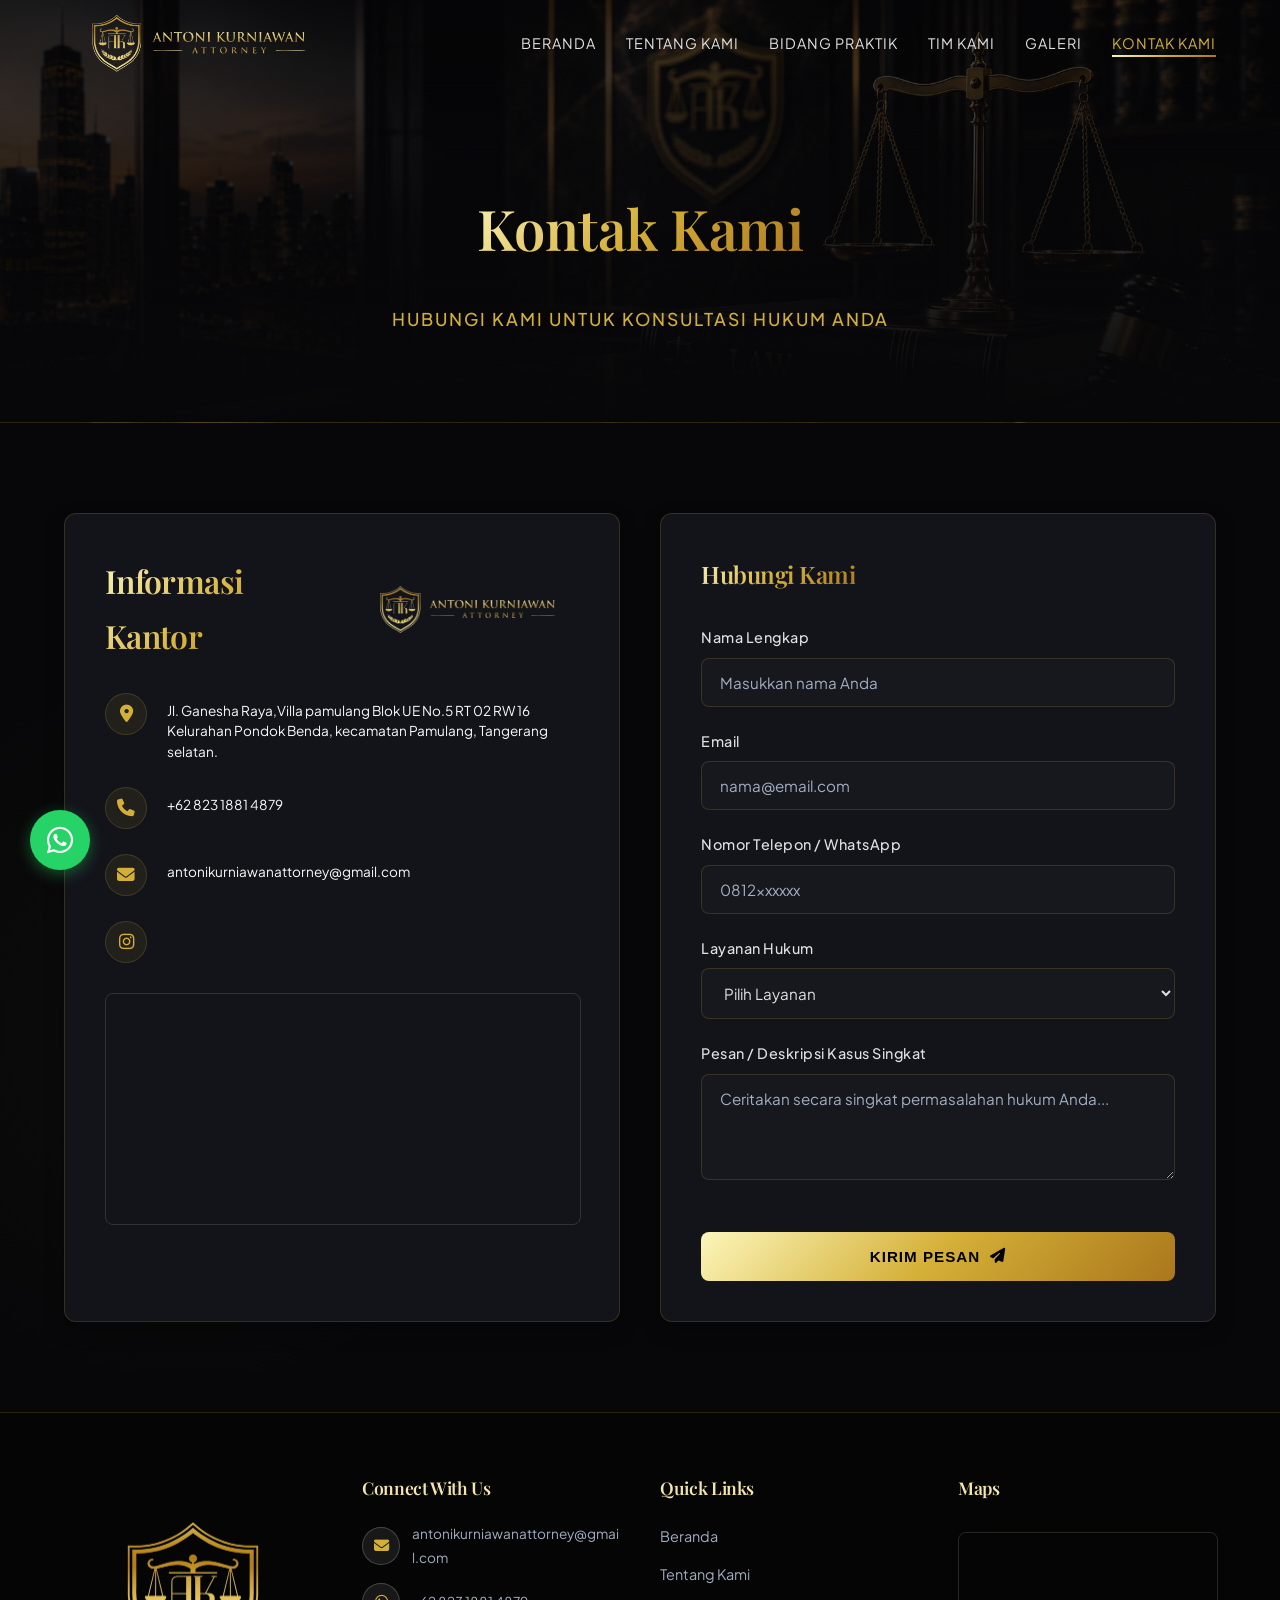
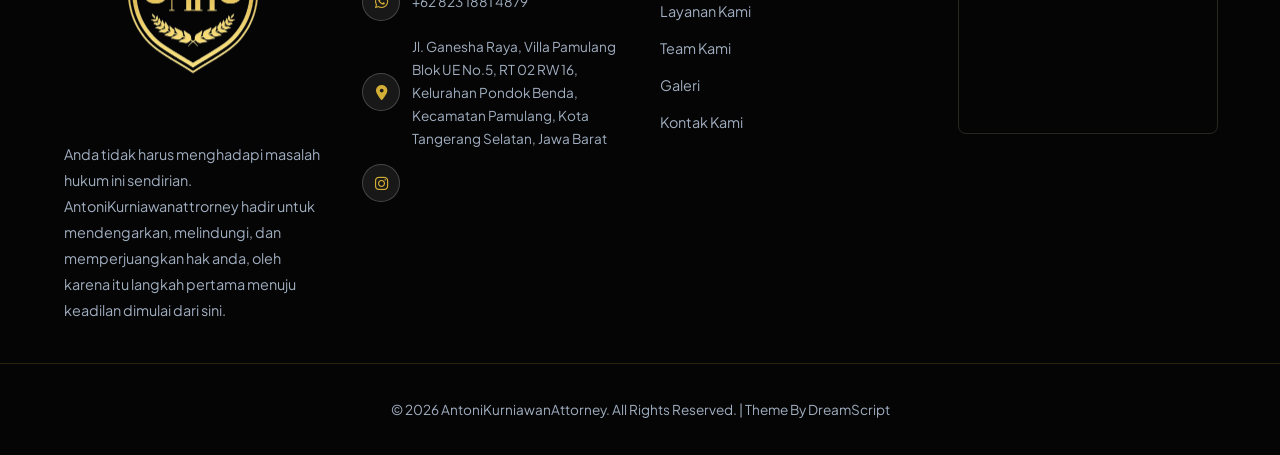
<file: contact.html>
<!DOCTYPE html>
<html lang="id">

<head>
    <meta charset="UTF-8">
    <meta name="viewport" content="width=device-width, initial-scale=1.0">
    <meta name="description" content="Hubungi Antoni Kurniawan Attorney - Law Firm Profesional & Terpercaya di Jakarta. Konsultasi hukum korporat, komersial, dan litigasi.">
    <title>Kontak Kami | Antoni Kurniawan Attorney</title>
    <link rel="icon" type="image/png" href="assets/image/Logo2.jpeg">

    <!-- SEO & Open Graph -->
    <meta property="og:title" content="Kontak Kami| Antoni Kurniawan Attorney">
    <meta property="og:description" content="Firma Hukum Profesional, Modern, dan Terpercaya. Hubungi kami untuk konsultasi hukum Anda.">
    <meta property="og:type" content="website">

    <!-- Google Fonts & FontAwesome -->
    <link rel="preconnect" href="https://fonts.googleapis.com">
    <link rel="preconnect" href="https://fonts.gstatic.com" crossorigin>
    <link href="https://fonts.googleapis.com/css2?family=Playfair+Display:ital,wght@0,400;0,600;0,700;1,400&family=Inter:wght@300;400;500;600;700&family=Plus+Jakarta+Sans:wght@300;400;500;600;700&display=swap" rel="stylesheet">
    <link rel="stylesheet" href="https://cdnjs.cloudflare.com/ajax/libs/font-awesome/6.4.0/css/all.min.css">

    <!-- Schema Markup -->
    <script type="application/ld+json">
        {
            "@context": "https://schema.org",
            "@type": "LegalService",
            "name": "AntoniKurniawanAttorney",
            "image": "assets/image/Logo2.jpeg",
            "url": "https://www.antonikurniawanattorney.com",
            "telephone": "+622112345678",
            "address": {
                "@type": "PostalAddress",
                "streetAddress": "Menara Sudirman Lt. 45, Jl. Jend. Sudirman",
                "addressLocality": "Jakarta Selatan",
                "postalCode": "12190",
                "addressCountry": "ID"
            }
        }
    </script>

    <style>
        /* =========================================
           1. TEMA WARNA & VARIABLE CSS
           ========================================= */
        
         :root {
            --bg-dark: #070709;
            --bg-secondary: #0f0f12;
            --bg-card: #13141a;
            --bg-card-hover: #191b22;
            --gold-main: #D4AF37;
            --gold-light: #F3E5AB;
            --gold-gradient: linear-gradient(135deg, #fcf6ba 0%, #d4af37 50%, #aa771c 100%);
            --text-main: #F8F9FA;
            --text-muted: #A0AEC0;
            --text-light: #e0e0e0;
            --black-solid: #050505;
            --border-color: rgba(212, 175, 55, 0.18);
            --transition: transform 0.3s ease, box-shadow 0.3s ease, border-color 0.3s ease, background-color 0.3s ease;
        }
        /* Custom Scrollbar */
        
         ::-webkit-scrollbar {
            width: 8px;
        }
        
         ::-webkit-scrollbar-track {
            background: var(--bg-dark);
        }
        
         ::-webkit-scrollbar-thumb {
            background: #333;
            border-radius: 4px;
        }
        
         ::-webkit-scrollbar-thumb:hover {
            background: var(--gold-main);
        }
        
        html {
            scroll-behavior: smooth;
        }
        
        body {
            background-color: var(--bg-dark);
            color: var(--text-main);
            font-family: 'Plus Jakarta Sans', 'Inter', sans-serif;
            margin: 0;
            padding: 0;
            line-height: 1.7;
            overflow-x: hidden;
            background-image: radial-gradient(circle at 15% 50%, rgba(212, 175, 55, 0.03), transparent 25%);
        }
        
        h1,
        h2,
        h3,
        h4 {
            font-family: 'Playfair Display', serif;
            font-weight: 600;
            margin-top: 0;
            letter-spacing: -0.02em;
        }
        
        .gradient-text {
            background: var(--gold-gradient);
            -webkit-background-clip: text;
            -webkit-text-fill-color: transparent;
            display: inline-block;
        }
        
        .gold-text {
            color: var(--gold-main);
        }
        
        .text-center {
            text-align: center;
        }
        
        .m-0 {
            margin: 0;
        }
        
        .mb-2 {
            margin-bottom: 20px;
        }
        
        .mb-3 {
            margin-bottom: 30px;
        }
        
        .mt-3 {
            margin-top: 30px;
        }
        
        .container {
            width: 90%;
            max-width: 1200px;
            margin: 0 auto;
        }
        
        .section {
            padding: 90px 0;
        }
        /* =========================================
           2. PRELOADER
           ========================================= */
        
        #preloader {
            position: fixed;
            top: 0;
            left: 0;
            width: 100%;
            height: 100%;
            background: var(--bg-dark);
            z-index: 9999;
            display: flex;
            align-items: center;
            justify-content: center;
            transition: opacity 0.5s ease;
        }
        
        .loader {
            border: 4px solid var(--border-color);
            border-top: 4px solid var(--gold-main);
            border-radius: 50%;
            width: 50px;
            height: 50px;
            animation: spin 1s linear infinite;
        }
        
        @keyframes spin {
            0% {
                transform: rotate(0deg);
            }
            100% {
                transform: rotate(360deg);
            }
        }
        /* =========================================
           3. NAVBAR & HAMBURGER MENU
           ========================================= */
        
        .navbar {
            background-color: transparent;
            border-bottom: 1px solid transparent;
            height: 85px;
            position: fixed;
            top: 0;
            left: 0;
            width: 100%;
            z-index: 1000;
            transition: background-color 0.4s ease, border-color 0.4s ease, box-shadow 0.4s ease;
            display: flex;
            align-items: center;
        }
        
        .navbar.scrolled {
            background-color: rgba(7, 7, 9, 0.98);
            border-bottom: 1px solid var(--border-color);
            height: 85px;
            box-shadow: 0 5px 20px rgba(0, 0, 0, 0.8);
        }
        
        .nav-container {
            display: flex;
            justify-content: space-between;
            align-items: center;
            width: 90%;
            max-width: 1200px;
            margin: 0 auto;
            height: 100%;
            position: relative;
        }
        
        .logo {
            display: flex;
            align-items: center;
            text-decoration: none;
            height: 60px;
            width: 180px;
            position: relative;
        }
        
        .logo-img {
            height: 270px;
            width: auto;
            object-fit: contain;
            transition: transform 0.3s ease;
            position: absolute;
            left: 0;
            top: 50%;
            transform: translateY(-50%);
            will-change: transform;
        }
        
        .logo:hover .logo-img {
            transform: translateY(-50%) scale(1.03);
        }
        
        .nav-list {
            list-style: none;
            display: flex;
            gap: 30px;
            margin: 0;
            padding: 0;
        }
        
        .nav-link {
            color: var(--text-light);
            text-decoration: none;
            font-size: 0.9rem;
            text-transform: uppercase;
            letter-spacing: 1px;
            transition: color 0.3s ease;
            position: relative;
        }
        
        .nav-link::after {
            content: '';
            position: absolute;
            bottom: -5px;
            left: 0;
            width: 0%;
            height: 2px;
            background: var(--gold-gradient);
            transition: width 0.3s ease;
        }
        
        .nav-link:hover::after,
        .nav-link.active::after {
            width: 100%;
        }
        
        .nav-link:hover,
        .nav-link.active {
            color: var(--gold-main);
        }
        
        .hamburger {
            display: none;
            cursor: pointer;
            background: none;
            border: none;
        }
        
        .hamburger .bar {
            display: block;
            width: 25px;
            height: 3px;
            margin: 5px auto;
            transition: transform 0.3s ease, opacity 0.3s ease;
            background-color: var(--gold-main);
            border-radius: 2px;
        }
        /* =========================================
           4. PAGE HEADER
           ========================================= */
        
        .page-header {
            padding: 180px 0 70px;
            background: linear-gradient(to bottom, rgba(7, 7, 9, 0.7), rgba(7, 7, 9, 1)), url('assets/image/banner.png') center/cover no-repeat;
            text-align: center;
            border-bottom: 1px solid var(--border-color);
        }
        
        .page-header h1 {
            font-size: 3.5rem;
            margin-bottom: 12px;
            letter-spacing: -0.5px;
        }
        
        .page-header p {
            color: var(--gold-main);
            font-size: 1.1rem;
            letter-spacing: 2px;
            text-transform: uppercase;
            font-weight: 500;
        }
        /* =========================================
           5. CONTACT LAYOUT & CARDS
           ========================================= */
        
        .flex-row {
            display: flex;
            flex-wrap: wrap;
            gap: 40px;
        }
        
        .col-6 {
            flex: 1;
            min-width: 320px;
        }
        
        .align-center {
            align-items: center;
        }
        
        .flex-grow {
            flex-grow: 1;
        }
        
        .h-100 {
            height: 100%;
            box-sizing: border-box;
        }
        
        .card {
            background-color: var(--bg-card);
            border: 1px solid var(--border-color);
            padding: 40px;
            border-radius: 12px;
            box-shadow: 0 8px 20px rgba(0, 0, 0, 0.3);
            transition: var(--transition);
            box-sizing: border-box;
            overflow: hidden;
        }
        
        .card:hover {
            border-color: rgba(212, 175, 55, 0.4);
            box-shadow: 0 12px 30px rgba(0, 0, 0, 0.5), 0 0 15px rgba(212, 175, 55, 0.08);
            background-color: var(--bg-card-hover);
        }
        
        .contact-info {
            list-style: none;
            padding: 0;
            margin: 0;
            width: 100%;
        }
        
        .contact-info li {
            margin-bottom: 25px;
            display: flex;
            align-items: flex-start;
            gap: 20px;
            width: 100%;
        }
        
        .contact-info i {
            font-size: 1.1rem;
            background: rgba(212, 175, 55, 0.08);
            color: var(--gold-main);
            min-width: 40px;
            height: 40px;
            display: flex;
            align-items: center;
            justify-content: center;
            border-radius: 50%;
            border: 1px solid var(--border-color);
            flex-shrink: 0;
        }
        
        .contact-info span {
            line-height: 1.5;
            padding-top: 8px;
            flex: 1;
            font-size: 0.85rem;
        }
        
        .contact-info li:not(:first-child) span {
            white-space: nowrap;
            overflow: hidden;
            text-overflow: ellipsis;
            display: block;
        }
        
        .contact-info li:first-child span {
            white-space: normal;
        }
        
        .contact-link {
            text-decoration: none;
            display: flex;
            align-items: center;
        }
        /* Ukuran diperkecil khusus di desktop agar teks tidak terpotong ke bawah */
        
        .office-info-img {
            height: 60px;
            margin-left: 15px;
            border-radius: 4px;
            object-fit: contain;
        }
        /* Class pembungkus judul dan logo kantor */
        
        .office-title-wrapper {
            display: flex;
            flex-direction: row;
            align-items: center;
            justify-content: flex-start;
            flex-wrap: nowrap;
            /* Mencegah item turun ke baris baru */
        }
        /* Menyesuaikan teks judul agar ukurannya sedikit lebih luwes jika layarnya pas-pasan */
        
        .office-title-wrapper h2 {
            font-size: clamp(1.5rem, 2.5vw, 2rem);
        }
        /* =========================================
           6. FORMS
           ========================================= */
        
        .form-group {
            display: flex;
            flex-direction: column;
            gap: 8px;
            margin-bottom: 22px;
        }
        
        .form-group label {
            color: var(--text-light);
            font-weight: 500;
            font-size: 0.9rem;
            letter-spacing: 0.5px;
        }
        
        .form-group input,
        .form-group textarea,
        .form-group select {
            background: rgba(255, 255, 255, 0.02);
            border: 1px solid var(--border-color);
            color: var(--text-light);
            padding: 14px 18px;
            border-radius: 8px;
            font-family: inherit;
            font-size: 0.95rem;
            transition: border-color 0.3s ease, box-shadow 0.3s ease, background-color 0.3s ease;
            width: 100%;
            box-sizing: border-box;
        }
        
        .form-group input:focus,
        .form-group textarea:focus,
        .form-group select:focus {
            outline: none;
            border-color: var(--gold-main);
            box-shadow: 0 0 12px rgba(212, 175, 55, 0.2);
            background: rgba(212, 175, 55, 0.03);
        }
        
        .form-group select option {
            background: var(--bg-card);
            color: var(--text-light);
        }
        
        .form-group input::placeholder,
        .form-group textarea::placeholder {
            color: var(--text-muted);
        }
        
        .btn-primary {
            background: var(--gold-gradient);
            color: #000;
            border: none;
            padding: 16px 30px;
            border-radius: 8px;
            font-size: 0.95rem;
            font-weight: 700;
            cursor: pointer;
            text-transform: uppercase;
            letter-spacing: 1px;
            transition: transform 0.3s ease, box-shadow 0.3s ease;
            display: inline-flex;
            justify-content: center;
            align-items: center;
            gap: 10px;
        }
        
        .btn-primary:hover {
            box-shadow: 0 5px 20px rgba(212, 175, 55, 0.4);
            transform: translateY(-2px);
        }
        
        .w-100 {
            width: 100%;
        }
        /* =========================================
           7. FLOATING BUTTONS
           ========================================= */
        
        .floating-wa {
            background: #25D366;
            color: #ffffff;
            width: 60px;
            height: 60px;
            border-radius: 50%;
            display: flex;
            align-items: center;
            justify-content: center;
            font-size: 30px;
            position: fixed;
            bottom: 30px;
            left: 30px;
            box-shadow: 0 4px 15px rgba(37, 211, 102, 0.4);
            transition: transform 0.3s ease, box-shadow 0.3s ease;
            z-index: 1000;
            text-decoration: none;
        }
        
        .floating-wa:hover {
            background: #1ebe57;
            transform: scale(1.1);
            box-shadow: 0 6px 20px rgba(37, 211, 102, 0.6);
            color: #ffffff;
        }
        
        .back-to-top {
            background: var(--gold-gradient);
            color: #000000;
            width: 50px;
            height: 50px;
            border-radius: 50%;
            display: flex;
            align-items: center;
            justify-content: center;
            font-size: 20px;
            position: fixed;
            bottom: 30px;
            right: 30px;
            box-shadow: 0 4px 15px rgba(0, 0, 0, 0.8);
            transition: transform 0.3s ease, box-shadow 0.3s ease, opacity 0.3s ease;
            z-index: 1000;
            text-decoration: none;
            opacity: 0;
            pointer-events: none;
        }
        
        .back-to-top.show {
            opacity: 1;
            pointer-events: auto;
        }
        
        .back-to-top:hover {
            transform: translateY(-5px);
            box-shadow: 0 6px 20px rgba(191, 149, 63, 0.5);
        }
        /* =========================================
           8. FOOTER
           ========================================= */
        
        .footer {
            background-color: var(--black-solid);
            padding: 60px 0 20px;
            border-top: 1px solid var(--border-color);
            color: #ffffff;
        }
        
        .footer-container {
            display: grid;
            grid-template-columns: repeat(auto-fit, minmax(250px, 1fr));
            gap: 40px;
            margin-bottom: 40px;
            width: 90%;
            max-width: 1200px;
            margin: 0 auto 40px;
        }
        
        .footer-col {
            flex: 1;
            min-width: 220px;
        }
        
        .footer-logo {
            width: 250px;
            max-width: 100%;
            height: auto;
            display: block;
            margin: 0 auto 20px;
        }
        
        .footer-col p {
            color: var(--text-muted);
            line-height: 1.8;
            margin-bottom: 0;
            overflow-wrap: break-word;
            font-size: 0.9rem;
        }
        
        .footer-col h4 {
            color: var(--gold-light);
            margin-bottom: 20px;
            font-size: 1.1rem;
            font-family: 'Playfair Display', serif;
        }
        
        .footer-links {
            list-style: none;
            padding: 0;
            margin: 0;
        }
        
        .footer-links li {
            margin-bottom: 10px;
        }
        
        .footer-links a {
            color: var(--text-muted);
            text-decoration: none;
            transition: color 0.3s ease, transform 0.3s ease;
            display: inline-block;
            font-size: 0.9rem;
        }
        
        .footer-links a:hover {
            color: var(--gold-main);
            transform: translateX(5px);
        }
        
        .footer-contact-list {
            display: flex;
            flex-direction: column;
            gap: 14px;
        }
        
        .footer-contact-item {
            display: flex;
            align-items: center;
            gap: 12px;
            color: var(--text-muted);
            text-decoration: none;
            font-size: 0.85rem;
            transition: color 0.3s ease, transform 0.3s ease;
            overflow-wrap: break-word;
            word-break: break-word;
        }
        
        .footer-contact-item i {
            width: 36px;
            height: 36px;
            min-width: 36px;
            background: rgba(255, 255, 255, 0.08);
            border: 1px solid rgba(255, 255, 255, 0.2);
            border-radius: 50%;
            display: flex;
            align-items: center;
            justify-content: center;
            color: var(--gold-main);
            font-size: 0.95rem;
            transition: background-color 0.3s ease, border-color 0.3s ease;
        }
        
        .footer-contact-item:hover {
            color: var(--gold-main);
            transform: translateX(5px);
        }
        
        .footer-contact-item:hover i {
            background: rgba(212, 175, 55, 0.15);
            border-color: var(--gold-main);
        }
        
        .footer-bottom {
            text-align: center;
            padding-top: 20px;
            border-top: 1px solid var(--border-color);
            font-size: 0.85rem;
            color: var(--text-muted);
        }
        /* =========================================
           9. ANIMASI & RESPONSIVE
           ========================================= */
        
        .reveal {
            opacity: 0;
            transform: translateY(40px);
            transition: opacity 0.8s cubic-bezier(0.5, 0, 0, 1), transform 0.8s cubic-bezier(0.5, 0, 0, 1);
        }
        
        .reveal.active {
            opacity: 1;
            transform: translateY(0);
        }
        
        @media (max-width: 992px) {
            .flex-row {
                flex-direction: column;
                align-items: center;
            }
            .col-6 {
                width: 100%;
                min-width: auto;
            }
            .footer-container {
                grid-template-columns: repeat(2, 1fr);
                gap: 50px 30px;
            }
            /* Pengaturan untuk versi mobile/tablet agar gambar menumpuk di bawah teks */
            .office-title-wrapper {
                flex-direction: column;
                justify-content: center;
                text-align: center;
            }
            .office-title-wrapper .office-info-img {
                margin-left: 0;
                margin-top: 15px;
            }
        }
        
        @media (max-width: 768px) {
            .navbar,
            .navbar.scrolled {
                height: 70px;
            }
            .logo-img {
                height: 160px;
            }
            .office-info-img {
                height: 90px;
            }
            .card {
                padding: 25px 20px;
            }
            .hamburger {
                display: block;
            }
            .hamburger.active .bar:nth-child(2) {
                opacity: 0;
            }
            .hamburger.active .bar:nth-child(1) {
                transform: translateY(8px) rotate(45deg);
            }
            .hamburger.active .bar:nth-child(3) {
                transform: translateY(-8px) rotate(-45deg);
            }
            .nav-menu {
                position: fixed;
                left: -100%;
                top: 70px;
                flex-direction: column;
                background-color: #0b0c0f;
                width: 100%;
                text-align: center;
                transition: left 0.4s cubic-bezier(0.16, 1, 0.3, 1);
                border-bottom: 1px solid var(--border-color);
                padding: 30px 0;
            }
            .nav-menu.active {
                left: 0;
            }
            .nav-list {
                flex-direction: column;
                gap: 22px;
            }
            .page-header {
                padding: 130px 0 50px;
            }
            .page-header h1 {
                font-size: 2.2rem;
            }
            .footer-container {
                grid-template-columns: 1fr;
            }
        }
    </style>
</head>

<body>
    <!-- Preloader -->
    <div id="preloader">
        <div class="loader"></div>
    </div>

    <!-- Header / Navbar  -->
    <header class="navbar" id="navbar">
        <div class="nav-container">
            <a href="index.html" class="logo">
                <img src="assets/image/Logo.png" alt="AntoniKurniawanAttorney Logo" class="logo-img">
            </a>

            <nav class="nav-menu" id="nav-menu">
                <ul class="nav-list">
                    <li><a href="index.html" class="nav-link">Beranda</a></li>
                    <li><a href="about.html" class="nav-link">Tentang Kami</a></li>
                    <li><a href="services.html" class="nav-link">Bidang Praktik</a></li>
                    <li><a href="team.html" class="nav-link">Tim Kami</a></li>
                    <li><a href="gallery.html" class="nav-link">Galeri</a></li>
                    <li><a href="contact.html" class="nav-link active">Kontak Kami</a></li>
                </ul>
            </nav>

            <div class="hamburger" id="hamburger">
                <span class="bar"></span>
                <span class="bar"></span>
                <span class="bar"></span>
            </div>
        </div>
    </header>

    <main>
        <!-- Page Header -->
        <section class="page-header reveal">
            <div class="container">
                <h1 class="gradient-text">Kontak Kami</h1>
                <p>Hubungi kami untuk konsultasi hukum Anda</p>
            </div>
        </section>

        <!-- Main Content -->
        <section class="section">
            <div class="container flex-row">
                <!-- Info Kantor & Maps -->
                <div class="col-6 reveal">
                    <div class="card h-100">
                        <div class="office-title-wrapper mb-3">
                            <h2 class="gradient-text m-0">Informasi Kantor</h2>
                            <img src="assets/image/Logobaru.png" alt="Logo Kurniawan Attorney" class="office-info-img">
                        </div>
                        <ul class="contact-info">
                            <li>
                                <i class="fas fa-map-marker-alt"></i>
                                <span> Jl. Ganesha Raya,Villa pamulang Blok UE No.5 RT 02 RW 16 Kelurahan Pondok Benda, kecamatan Pamulang, Tangerang selatan.</span>
                            </li>
                            <li>
                                <i class="fas fa-phone"></i>
                                <span>+62 823 1881 4879</span>
                            </li>
                            <li>
                                <i class="fas fa-envelope"></i>
                                <span>antonikurniawanattorney@gmail.com</span>
                            </li>
                            <li>
                                <a href="https://www.instagram.com/attorneyantonikurniawan/" target="_blank" rel="noopener noreferrer" class="contact-link" aria-label="Instagram">
                                    <i class="fab fa-instagram"></i>
                                </a>
                            </li>
                        </ul>
                        <div class="mt-3">
                            <iframe src="https://www.google.com/maps/embed?pb=!1m16!1m12!1m3!1d3965.322353318095!2d106.71697632475176!3d-6.352297293637604!2m3!1f0!2f0!3f0!3m2!1i1024!2i768!4f13.1!2m1!1sJl.%20Ganesha%20Raya%2C%20Villa%20Pamulang%20Blok%20UE%20No.5%2C%20RT%2002%20%20RW%2016%2C%20Kelurahan%20Pondok%20Benda%2C%20Kecamatan%20Pamulang%2C%20Kota%20Tangerang%20Selatan%2C%20Jawa%20Barat!5e0!3m2!1sid!2sid!4v1785754206261!5m2!1sid!2sid"
                                width="100%" height="230" style="border:1px solid var(--border-color); border-radius: 8px; filter: grayscale(80%) contrast(120%);" allowfullscreen="" loading="lazy" referrerpolicy="strict-origin-when-cross-origin" title="Google Maps Kantor"></iframe>
                        </div>
                    </div>
                </div>

                <!-- Form Konsultasi Hukum -->
                <div class="col-6 reveal">
                    <div class="card h-100">
                        <h2 class="gradient-text mb-3">Hubungi Kami</h2>
                        <form id="contactForm">
                            <div class="form-group">
                                <label for="name">Nama Lengkap</label>
                                <input type="text" id="name" name="name" required placeholder="Masukkan nama Anda">
                            </div>
                            <div class="form-group">
                                <label for="email">Email</label>
                                <input type="email" id="email" name="email" required placeholder="nama@email.com">
                            </div>
                            <div class="form-group">
                                <label for="phone">Nomor Telepon / WhatsApp</label>
                                <input type="tel" id="phone" name="phone" required placeholder="0812xxxxxx">
                            </div>
                            <div class="form-group">
                                <label for="service">Layanan Hukum</label>
                                <select id="service" name="service" required>
                                    <option value="" disabled selected>Pilih Layanan</option>
                                    <option value="Corporate & Employment Law">Corporate & Employment Law</option>
                                    <option value="Commercial Law">Commercial Law</option>
                                    <option value="Civil & Criminal Litigation">Civil & Criminal Litigation</option>
                                    <option value="Lainnya">Lainnya</option>
                                </select>
                            </div>
                            <div class="form-group">
                                <label for="message">Pesan / Deskripsi Kasus Singkat</label>
                                <textarea id="message" name="message" rows="4" required placeholder="Ceritakan secara singkat permasalahan hukum Anda..."></textarea>
                            </div>
                            <button type="submit" class="btn-primary w-100 mt-3">
                                <span>Kirim Pesan</span>
                                <i class="fas fa-paper-plane"></i>
                            </button>
                        </form>
                    </div>
                </div>
            </div>
        </section>
    </main>

    <!-- Floating WhatsApp Button -->
    <a href="https://wa.me/6282318814879" class="floating-wa" target="_blank" aria-label="Chat via WhatsApp">
        <i class="fab fa-whatsapp"></i>
    </a>

    <!-- Back to Top Button -->
    <a href="#" class="back-to-top" id="backToTop" aria-label="Kembali ke atas">
        <i class="fas fa-arrow-up"></i>
    </a>

    <!-- Footer -->
    <footer class="footer">
        <div class="footer-container">
            <div class="footer-col">
                <img src="assets/image/Logo1.png" alt="Logo Antoni Kurniawan Attorney" class="footer-logo">
                <p>Anda tidak harus menghadapi masalah hukum ini sendirian. AntoniKurniawanattrorney hadir untuk mendengarkan, melindungi, dan memperjuangkan hak anda, oleh karena itu langkah pertama menuju keadilan dimulai dari sini.</p>
            </div>

            <div class="footer-col">
                <h4>Connect With Us</h4>
                <div class="footer-contact-list">
                    <a href="mailto:antonikurniawanattorney@gmail.com" class="footer-contact-item">
                        <i class="fas fa-envelope"></i>
                        <span>antonikurniawanattorney@gmail.com</span>
                    </a>

                    <a href="https://wa.me/6282318814879" target="_blank" rel="noopener noreferrer" class="footer-contact-item">
                        <i class="fab fa-whatsapp"></i>
                        <span>+62 823 1881 4879</span>
                    </a>

                    <a href="https://www.google.com/maps/search/?api=1&query=Jl.+Ganesha+Raya,+Villa+Pamulang+Blok+UE+No.5,+RT+02+RW+16,+Kelurahan+Pondok+Benda,+Kecamatan+Pamulang,+Kota+Tangerang+Selatan" target="_blank" rel="noopener noreferrer" class="footer-contact-item">
                        <i class="fas fa-map-marker-alt"></i>
                        <span>Jl. Ganesha Raya, Villa Pamulang Blok UE No.5, RT 02 RW 16, Kelurahan Pondok Benda, Kecamatan Pamulang, Kota Tangerang Selatan, Jawa Barat</span>
                    </a>

                    <a href="https://www.instagram.com/attorneyantonikurniawan/" target="_blank" rel="noopener noreferrer" class="footer-contact-item">
                        <i class="fab fa-instagram"></i>
                        <span></span>
                    </a>
                </div>
            </div>

            <div class="footer-col">
                <h4>Quick Links</h4>
                <ul class="footer-links">
                    <li><a href="index.html">Beranda</a></li>
                    <li><a href="about.html">Tentang Kami</a></li>
                    <li><a href="services.html">Layanan Kami</a></li>
                    <li><a href="team.html">Team Kami</a></li>
                    <li><a href="gallery.html">Galeri</a></li>
                    <li><a href="contact.html">Kontak Kami</a></li>
                </ul>
            </div>

            <div class="footer-col">
                <h4>Maps</h4>
                <div class="mt-3">
                    <iframe src="https://www.google.com/maps/embed?pb=!1m16!1m12!1m3!1d3965.322353318095!2d106.71697632475176!3d-6.352297293637604!2m3!1f0!2f0!3f0!3m2!1i1024!2i768!4f13.1!2m1!1sJl.%20Ganesha%20Raya%2C%20Villa%20Pamulang%20Blok%20UE%20No.5%2C%20RT%2002%20%20RW%2016%2C%20Kelurahan%20Pondok%20Benda%2C%20Kecamatan%20Pamulang%2C%20Kota%20Tangerang%20Selatan%2C%20Jawa%20Barat!5e0!3m2!1sid!2sid!4v1785754206261!5m2!1sid!2sid"
                        width="100%" height="200" style="border:1px solid var(--border-color); border-radius: 8px; filter: grayscale(80%) contrast(120%);" allowfullscreen="" loading="lazy" referrerpolicy="strict-origin-when-cross-origin" title="Google Maps Kantor"></iframe>
                </div>
            </div>
        </div>

        <div class="footer-bottom">
            <p>&copy; 2026 AntoniKurniawanAttorney. All Rights Reserved. | Theme By DreamScript</p>
        </div>
    </footer>

    <!-- JavaScript Interaktif -->
    <script>
        document.addEventListener("DOMContentLoaded", () => {

            const preloader = document.getElementById('preloader');
            window.addEventListener('load', () => {
                setTimeout(() => {
                    preloader.style.opacity = '0';
                    setTimeout(() => {
                        preloader.style.display = 'none';
                    }, 500);
                }, 300);
            });

            const navbar = document.getElementById('navbar');
            const backToTop = document.getElementById('backToTop');
            let isScrolling = false;

            window.addEventListener('scroll', () => {
                if (!isScrolling) {
                    window.requestAnimationFrame(() => {
                        if (window.scrollY > 50) {
                            navbar.classList.add('scrolled');
                            backToTop.classList.add('show');
                        } else {
                            navbar.classList.remove('scrolled');
                            backToTop.classList.remove('show');
                        }
                        isScrolling = false;
                    });
                    isScrolling = true;
                }
            }, {
                passive: true
            });

            const hamburger = document.getElementById('hamburger');
            const navMenu = document.getElementById('nav-menu');

            hamburger.addEventListener('click', () => {
                hamburger.classList.toggle('active');
                navMenu.classList.toggle('active');
            });

            document.querySelectorAll('.nav-link').forEach(n => n.addEventListener('click', () => {
                hamburger.classList.remove('active');
                navMenu.classList.remove('active');
            }));

            const revealElements = document.querySelectorAll('.reveal');
            const observerOptions = {
                threshold: 0.15,
                rootMargin: "0px 0px -50px 0px"
            };
            const revealObserver = new IntersectionObserver((entries, observer) => {
                entries.forEach(entry => {
                    if (entry.isIntersecting) {
                        entry.target.classList.add('active');
                        observer.unobserve(entry.target);
                    }
                });
            }, observerOptions);
            revealElements.forEach(el => revealObserver.observe(el));

            const contactForm = document.getElementById('contactForm');
            contactForm.addEventListener('submit', (e) => {
                e.preventDefault();

                const submitBtn = contactForm.querySelector('button[type="submit"]');
                const name = document.getElementById('name').value;
                const email = document.getElementById('email').value;
                const phone = document.getElementById('phone').value;
                const service = document.getElementById('service').value;
                const message = document.getElementById('message').value;

                submitBtn.innerHTML = '<span>Mengalihkan ke WhatsApp...</span> <i class="fas fa-spinner fa-spin"></i>';
                submitBtn.style.opacity = '0.7';
                submitBtn.disabled = true;

                const targetWaNumber = '6282318814879';
                const waMessage = `Halo Antoni Kurniawan Attorney, saya ingin berkonsultasi.%0A%0A*Nama:* ${encodeURIComponent(name)}%0A*Email:* ${encodeURIComponent(email)}%0A*No. Telp/WA:* ${encodeURIComponent(phone)}%0A*Layanan:* ${encodeURIComponent(service)}%0A*Pesan/Kasus:* ${encodeURIComponent(message)}`;

                setTimeout(() => {
                    window.open(`https://wa.me/${targetWaNumber}?text=${waMessage}`, '_blank');

                    contactForm.reset();
                    submitBtn.innerHTML = '<span>Kirim Pesan</span> <i class="fas fa-paper-plane"></i>';
                    submitBtn.style.opacity = '1';
                    submitBtn.disabled = false;
                }, 800);
            });
        });
    </script>
</body>

</html>
</file>
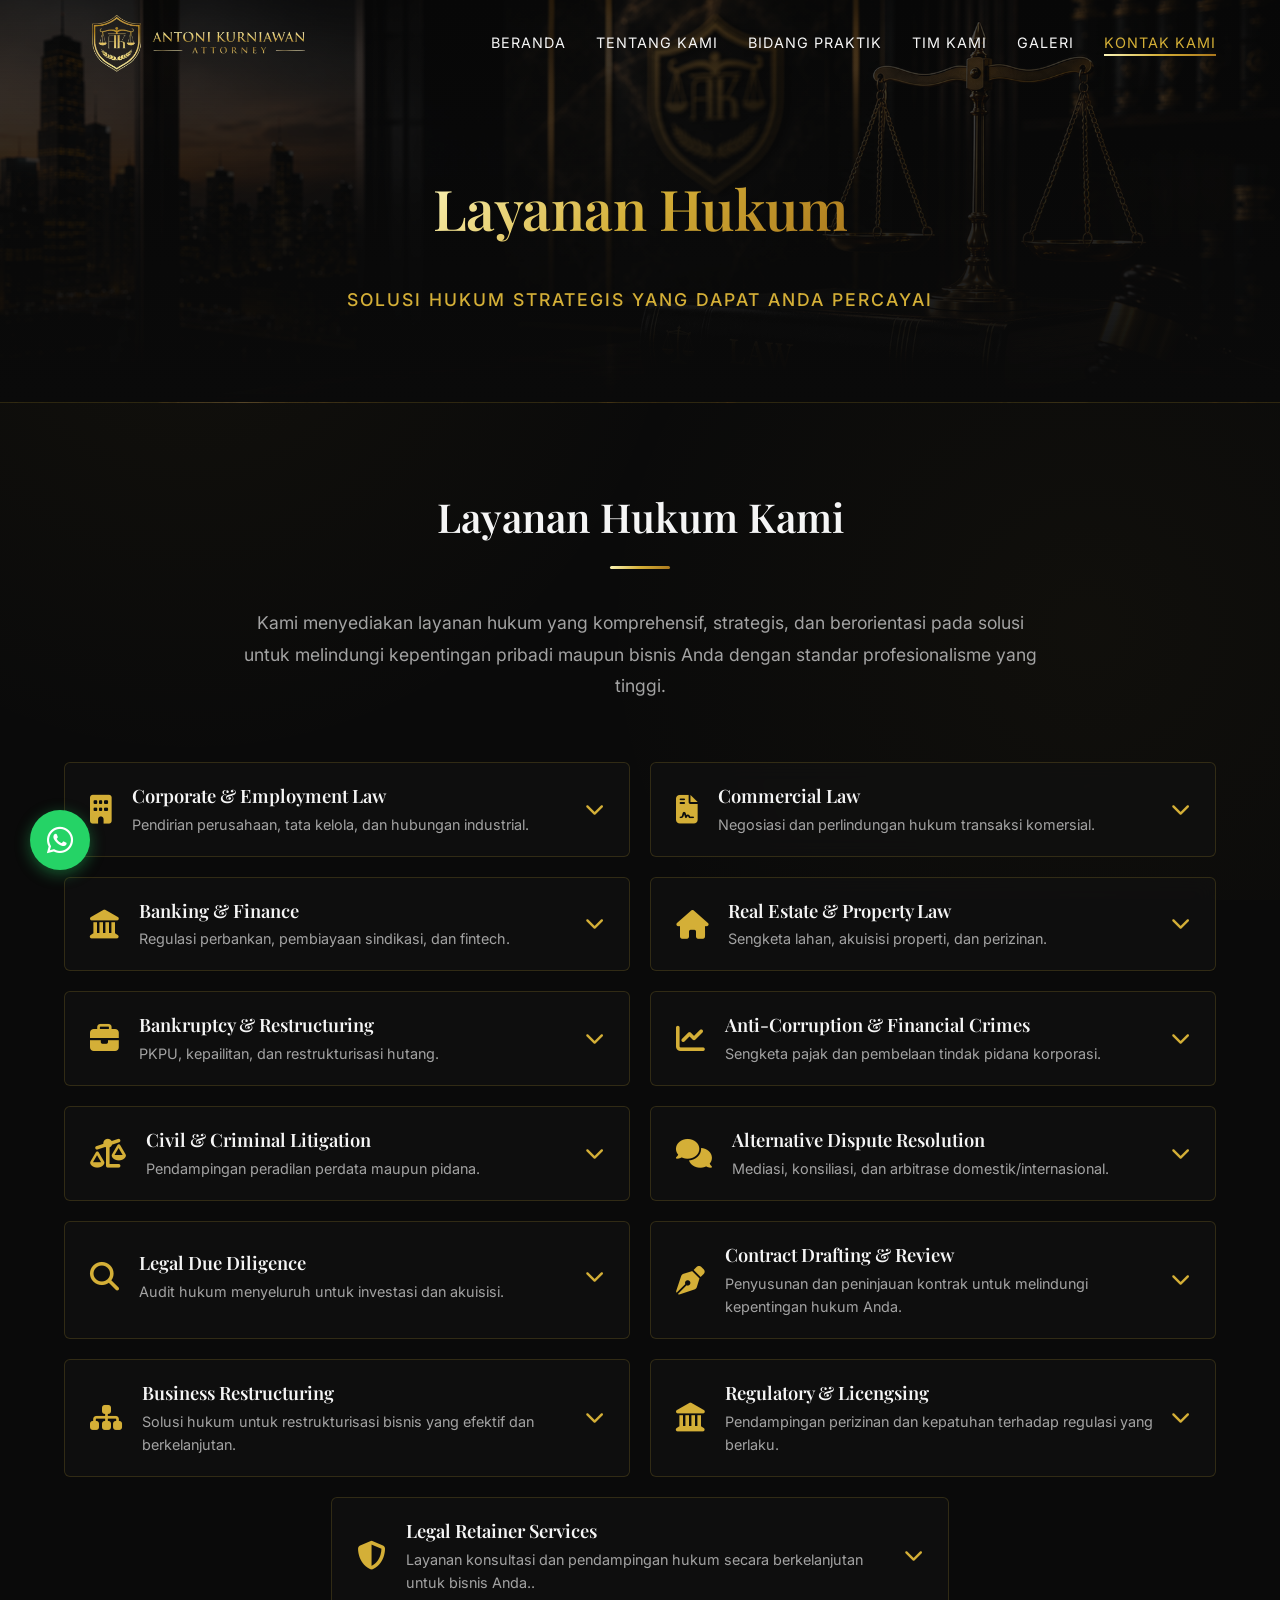
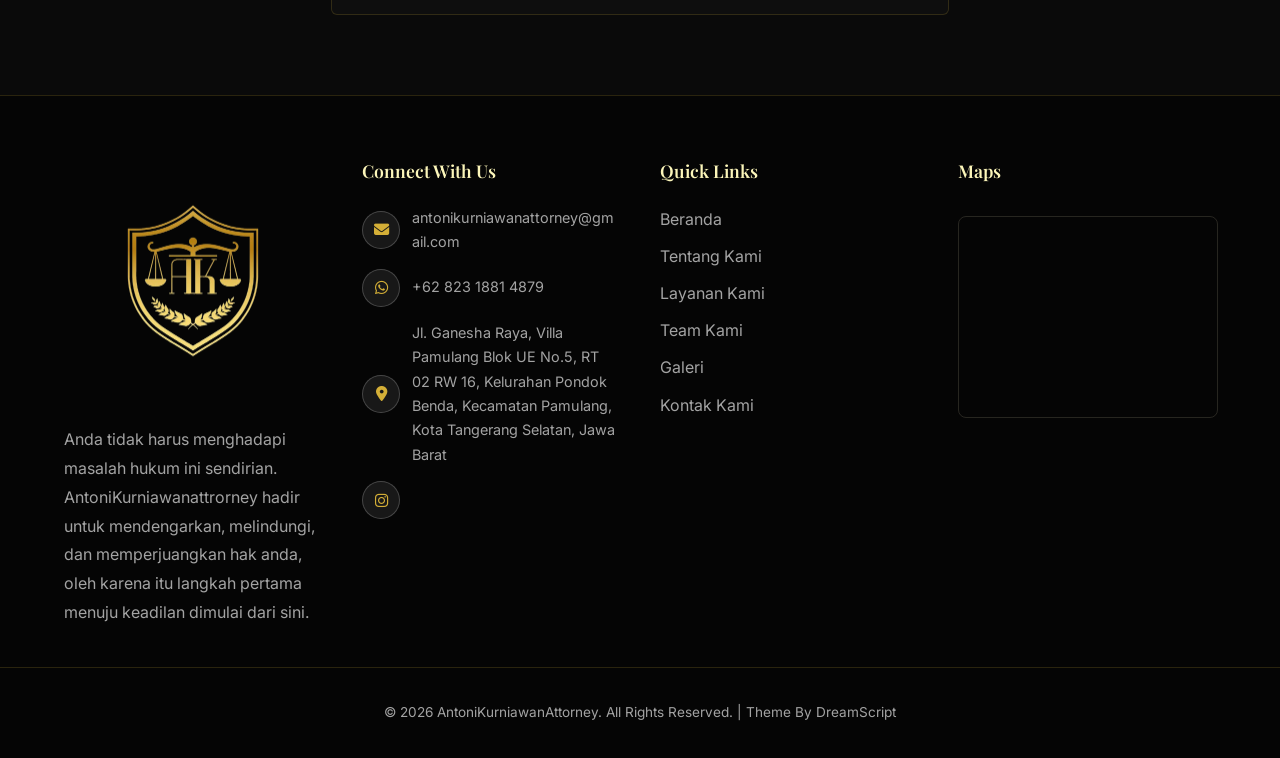
<file: services.html>
<!DOCTYPE html>
<html lang="id">

<head>
    <meta charset="UTF-8">
    <meta name="viewport" content="width=device-width, initial-scale=1.0">
    <meta name="description" content="Layanan Hukum - Antoni Kurniawan Attorney">
    <title>Bidang Praktik | Antoni Kurniawan Attorney</title>
    <link rel="icon" type="image/png" href="assets/image/Logo2.jpeg">
    <!-- SEO & Open Graph -->
    <meta property="og:title" content="Bidang Praktik | Antoni Kurniawan Attorney">
    <meta property="og:description" content="Firma Hukum Profesional, Modern, dan Terpercaya.">
    <meta property="og:type" content="website">

    <!-- Google Fonts & FontAwesome -->
    <link href="https://fonts.googleapis.com/css2?family=Playfair+Display:ital,wght@0,400;0,600;0,700;1,400&family=Inter:wght@300;400;500;600;700&display=swap" rel="stylesheet">
    <link rel="stylesheet" href="https://cdnjs.cloudflare.com/ajax/libs/font-awesome/6.4.0/css/all.min.css">

    <style>
        /* =========================================
           1. TEMA WARNA: PREMIUM DARK & GOLD
           ========================================= */
        
         :root {
            --bg-dark: #0a0a0a;
            --bg-card: rgba(18, 18, 18, 0.65);
            --bg-card-hover: rgba(24, 24, 24, 0.85);
            --text-light: #f5f5f5;
            --text-muted: #a3a3a3;
            --gold-light: #fcf6ba;
            --gold-main: #d4af37;
            --gold-dark: #aa771c;
            --gold-gradient: linear-gradient(135deg, #fcf6ba 0%, #d4af37 50%, #aa771c 100%);
            --border-color: rgba(212, 175, 55, 0.18);
            --gold-glow: rgba(212, 175, 55, 0.15);
        }
        
        html {
            scroll-behavior: smooth;
        }
        
        body {
            background-color: var(--bg-dark);
            background-image: radial-gradient(circle at 15% 30%, rgba(212, 175, 55, 0.04) 0%, transparent 40%), radial-gradient(circle at 85% 70%, rgba(212, 175, 55, 0.03) 0%, transparent 40%);
            background-attachment: fixed;
            color: var(--text-light);
            font-family: 'Inter', sans-serif;
            margin: 0;
            padding: 0;
            line-height: 1.7;
            overflow-x: hidden;
        }
        
        h1,
        h2,
        h3,
        h4 {
            font-family: 'Playfair Display', serif;
            font-weight: 600;
            margin-top: 0;
        }
        
        .gradient-text {
            background: var(--gold-gradient);
            -webkit-background-clip: text;
            -webkit-text-fill-color: transparent;
            display: inline-block;
        }
        
        .container {
            width: 90%;
            max-width: 1200px;
            margin: 0 auto;
        }
        
        .mt-3 {
            margin-top: 30px;
        }
        /* =========================================
           2. NAVBAR & LOGO STYLES
           ========================================= */
        
        .navbar {
            background-color: transparent;
            border-bottom: 1px solid transparent;
            height: 85px;
            position: fixed;
            top: 0;
            left: 0;
            width: 100%;
            z-index: 1000;
            transition: background-color 0.4s ease, border-color 0.4s ease, box-shadow 0.4s ease;
            display: flex;
            align-items: center;
        }
        
        .navbar.scrolled {
            background-color: var(--bg-dark);
            border-bottom: 1px solid var(--border-color);
            height: 85px;
            backdrop-filter: blur(12px);
            box-shadow: 0 10px 30px rgba(0, 0, 0, 0.8);
        }
        
        .nav-container {
            display: flex;
            justify-content: space-between;
            align-items: center;
            width: 90%;
            max-width: 1200px;
            margin: 0 auto;
            height: 100%;
            position: relative;
        }
        
        .logo {
            display: flex;
            align-items: center;
            text-decoration: none;
            /* Membatasi hitbox agar tidak terlalu melebar */
            height: 60px;
            width: 180px;
            position: relative;
        }
        
        .logo-img {
            /* Logo diperbesar secara visual namun tidak memengaruhi ukuran hitbox */
            height: 270px;
            width: auto;
            object-fit: contain;
            transition: transform 0.3s ease;
            position: absolute;
            left: 0;
            top: 50%;
            transform: translateY(-50%);
            will-change: transform;
        }
        
        .logo:hover .logo-img {
            transform: translateY(-50%) scale(1.03);
        }
        
        .nav-list {
            list-style: none;
            display: flex;
            gap: 30px;
            margin: 0;
            padding: 0;
        }
        
        .nav-link {
            color: var(--text-light);
            text-decoration: none;
            font-size: 0.9rem;
            text-transform: uppercase;
            letter-spacing: 1px;
            transition: 0.3s;
            position: relative;
        }
        
        .nav-link::after {
            content: '';
            position: absolute;
            bottom: -5px;
            left: 0;
            width: 0%;
            height: 2px;
            background: var(--gold-gradient);
            transition: width 0.3s ease;
        }
        
        .nav-link:hover::after,
        .nav-link.active::after {
            width: 100%;
        }
        
        .nav-link:hover,
        .nav-link.active {
            color: var(--gold-main);
        }
        
        .hamburger {
            display: none;
            cursor: pointer;
        }
        
        .hamburger .bar {
            display: block;
            width: 25px;
            height: 3px;
            margin: 5px auto;
            transition: all 0.3s ease-in-out;
            background-color: var(--gold-main);
            border-radius: 2px;
        }
        /* =========================================
           3. HERO HEADER
           ========================================= */
        
        .page-header {
            padding: 160px 0 70px;
            background: linear-gradient(to bottom, rgba(10, 10, 10, 0.7), #0a0a0a), url('assets/image/banner.png') center/cover no-repeat;
            text-align: center;
            border-bottom: 1px solid var(--border-color);
            position: relative;
        }
        
        .page-header h1 {
            font-size: 3.5rem;
            margin-bottom: 12px;
            letter-spacing: -0.5px;
        }
        
        .page-header p {
            color: var(--gold-main);
            font-size: 1.1rem;
            letter-spacing: 2px;
            text-transform: uppercase;
            font-weight: 500;
        }
        /* =========================================
           4. SERVICES SECTION HEADER
           ========================================= */
        
        .section-header {
            text-align: center;
            max-width: 800px;
            margin: 0 auto 60px auto;
        }
        
        .section-header h2 {
            font-size: 2.5rem;
            color: var(--text-light);
            margin-bottom: 20px;
            position: relative;
            display: inline-block;
        }
        
        .section-header h2::after {
            content: '';
            width: 60px;
            height: 3px;
            background: var(--gold-gradient);
            display: block;
            margin: 15px auto 0;
            border-radius: 2px;
        }
        
        .section-header p {
            color: var(--text-muted);
            font-size: 1.1rem;
            line-height: 1.8;
        }
        /* =========================================
           5. SERVICES GRID, CARDS & DROPDOWN
           ========================================= */
        
        .section {
            padding: 80px 0;
        }
        
        .grid-3 {
            display: grid;
            grid-template-columns: repeat(auto-fit, minmax(320px, 1fr));
            gap: 30px;
        }
        
        .card.service-card {
            background: var(--bg-card);
            backdrop-filter: blur(10px);
            -webkit-backdrop-filter: blur(10px);
            border: 1px solid var(--border-color);
            padding: 40px 30px;
            border-radius: 12px;
            transition: all 0.4s cubic-bezier(0.16, 1, 0.3, 1);
            position: relative;
            overflow: hidden;
            display: flex;
            flex-direction: column;
            justify-content: flex-start;
        }
        
        .card.service-card::before {
            content: '';
            position: absolute;
            top: 0;
            left: 0;
            width: 100%;
            height: 3px;
            background: var(--gold-gradient);
            opacity: 0;
            transition: opacity 0.4s ease;
        }
        
        .card.service-card:hover {
            transform: translateY(-8px);
            border-color: rgba(212, 175, 55, 0.4);
            box-shadow: 0 15px 35px rgba(0, 0, 0, 0.8), 0 0 25px var(--gold-glow);
            background: var(--bg-card-hover);
        }
        
        .card.service-card:hover::before {
            opacity: 1;
        }
        
        .card-icon {
            font-size: 2.5rem;
            color: var(--gold-main);
            margin-bottom: 20px;
            transition: transform 0.4s ease, text-shadow 0.4s ease;
        }
        
        .card.service-card:hover .card-icon {
            transform: scale(1.1);
            text-shadow: 0 0 15px var(--gold-glow);
        }
        
        .card.service-card h4 {
            font-size: 1.35rem;
            color: var(--text-light);
            margin-bottom: 12px;
            line-height: 1.4;
        }
        
        .card.service-card p.short-desc {
            color: var(--text-muted);
            font-size: 0.98rem;
            margin: 0;
            line-height: 1.6;
        }
        /* Style Dropdown Penjelasan */
        
        .card-dropdown {
            max-height: 0;
            overflow: hidden;
            opacity: 0;
            transition: max-height 0.5s ease, opacity 0.4s ease, margin-top 0.4s ease;
        }
        
        .card.service-card.expanded .card-dropdown {
            max-height: 300px;
            opacity: 1;
            margin-top: 15px;
            border-top: 1px dashed var(--border-color);
            padding-top: 15px;
        }
        
        .card-dropdown p {
            color: #d1d1d1;
            font-size: 0.95rem;
            margin: 0;
            line-height: 1.7;
        }
        
        .toggle-btn {
            background: transparent;
            border: none;
            color: var(--gold-main);
            margin-top: 25px;
            padding: 0;
            font-family: 'Inter', sans-serif;
            font-weight: 500;
            font-size: 0.95rem;
            cursor: pointer;
            display: flex;
            align-items: center;
            gap: 8px;
            transition: color 0.3s ease;
            width: max-content;
        }
        
        .toggle-btn:hover {
            color: var(--gold-light);
        }
        
        .toggle-btn i {
            transition: transform 0.4s ease;
        }
        
        .card.service-card.expanded .toggle-btn i {
            transform: rotate(180deg);
        }
        /* =========================================
           TAMBAHAN: DESKTOP CARD LAYOUT (Menyesuaikan Gambar)
           ========================================= */
        
        @media (min-width: 769px) {
            .grid-3 {
                grid-template-columns: repeat(2, 1fr);
                gap: 20px;
            }
            .grid-3 .card.service-card:last-child:nth-child(odd) {
                grid-column: 1 / -1;
                justify-self: center;
                width: calc(50% - 10px);
            }
            .card.service-card {
                display: grid;
                grid-template-columns: max-content 1fr max-content;
                grid-template-rows: auto auto auto;
                grid-template-areas: "icon title button" "icon desc button" "dropdown dropdown dropdown";
                align-items: center;
                padding: 20px 25px;
                border-radius: 6px;
            }
            .card-icon {
                grid-area: icon;
                margin-bottom: 0;
                margin-right: 20px;
                font-size: 1.8rem;
            }
            .card.service-card h4 {
                grid-area: title;
                margin-bottom: 0;
                font-size: 1.15rem;
                align-self: flex-end;
            }
            .card.service-card p.short-desc {
                grid-area: desc;
                margin-bottom: 0;
                margin-top: 4px;
                font-size: 0.9rem;
                align-self: flex-start;
            }
            .toggle-btn {
                grid-area: button;
                margin-top: 0;
                margin-left: 15px;
                font-size: 1.2rem;
            }
            .toggle-btn .btn-text {
                display: none;
            }
            .card-dropdown {
                grid-area: dropdown;
            }
        }
        /* =========================================
           6. FLOATING BUTTONS
           ========================================= */
        
        .floating-wa {
            position: fixed;
            bottom: 30px;
            left: 30px;
            background-color: #25d366;
            color: #fff;
            width: 60px;
            height: 60px;
            border-radius: 50%;
            display: flex;
            align-items: center;
            justify-content: center;
            font-size: 30px;
            box-shadow: 0 4px 15px rgba(37, 211, 102, 0.4);
            z-index: 1000;
            transition: 0.3s;
            text-decoration: none;
        }
        
        .floating-wa:hover {
            background-color: #1ebe57;
            transform: scale(1.1);
            box-shadow: 0 6px 20px rgba(37, 211, 102, 0.6);
            color: #ffffff;
        }
        
        .back-to-top {
            position: fixed;
            bottom: 30px;
            right: 30px;
            background: var(--gold-gradient);
            color: #000;
            width: 50px;
            height: 50px;
            border-radius: 50%;
            display: flex;
            align-items: center;
            justify-content: center;
            font-size: 20px;
            opacity: 0;
            pointer-events: none;
            transition: 0.3s;
            z-index: 1000;
            text-decoration: none;
            box-shadow: 0 4px 15px rgba(0, 0, 0, 0.8);
        }
        
        .back-to-top.show {
            opacity: 1;
            pointer-events: auto;
        }
        
        .back-to-top:hover {
            transform: translateY(-5px);
            box-shadow: 0 6px 20px rgba(191, 149, 63, 0.5);
        }
        /* =========================================
           7. FOOTER
           ========================================= */
        
        .footer {
            background-color: #050505;
            padding: 60px 0 20px;
            border-top: 1px solid var(--border-color);
            color: #ffffff;
        }
        
        .footer-container {
            display: grid;
            grid-template-columns: repeat(auto-fit, minmax(250px, 1fr));
            gap: 40px;
            margin-bottom: 40px;
            width: 90%;
            max-width: 1200px;
            margin: 0 auto 40px;
        }
        
        .footer-col {
            flex: 1;
            min-width: 220px;
        }
        
        .footer-logo {
            width: 250px;
            max-width: 100%;
            height: auto;
            display: block;
            margin: 0 auto 20px;
        }
        
        .footer-col p {
            color: var(--text-muted);
            line-height: 1.8;
            margin-bottom: 0;
        }
        
        .footer-col h4 {
            color: var(--gold-light);
            margin-bottom: 20px;
            font-size: 1.1rem;
            font-family: 'Playfair Display', serif;
        }
        
        .footer-links {
            list-style: none;
            padding: 0;
            margin: 0;
        }
        
        .footer-links li {
            margin-bottom: 10px;
        }
        
        .footer-links a {
            color: var(--text-muted);
            text-decoration: none;
            transition: all 0.3s ease;
            display: inline-block;
        }
        
        .footer-links a:hover {
            color: var(--gold-main);
            transform: translateX(5px);
        }
        
        .social-links {
            display: flex;
            gap: 15px;
        }
        
        .social-links a {
            color: #ffffff;
            background: rgba(255, 255, 255, 0.08);
            border: 1px solid rgba(255, 255, 255, 0.2);
            width: 40px;
            height: 40px;
            display: flex;
            align-items: center;
            justify-content: center;
            border-radius: 50%;
            transition: all 0.3s ease;
            text-decoration: none;
        }
        
        .social-links a:hover {
            color: var(--gold-main);
            border-color: var(--gold-main);
            background: rgba(212, 175, 55, 0.12);
            transform: translateY(-3px);
        }
        /* List Kontak Footer Vertikal */
        
        .footer-contact-list {
            display: flex;
            flex-direction: column;
            gap: 14px;
        }
        
        .footer-contact-item {
            display: flex;
            align-items: center;
            gap: 12px;
            color: var(--text-muted);
            text-decoration: none;
            font-size: 0.9rem;
            transition: all 0.3s ease;
            word-break: break-word;
        }
        
        .footer-contact-item i {
            width: 36px;
            height: 36px;
            min-width: 36px;
            background: rgba(255, 255, 255, 0.08);
            border: 1px solid rgba(255, 255, 255, 0.2);
            border-radius: 50%;
            display: flex;
            align-items: center;
            justify-content: center;
            color: var(--gold-main);
            font-size: 0.95rem;
            transition: all 0.3s ease;
        }
        
        .footer-contact-item:hover {
            color: var(--gold-main);
            transform: translateX(5px);
        }
        
        .footer-contact-item:hover i {
            background: rgba(212, 175, 55, 0.15);
            border-color: var(--gold-main);
        }
        
        .footer-bottom {
            text-align: center;
            padding-top: 20px;
            border-top: 1px solid var(--border-color);
            color: var(--text-muted);
            font-size: 0.85rem;
        }
        /* =========================================
           8. ANIMASI & RESPONSIVE
           ========================================= */
        
        .fade-up {
            opacity: 0;
            transform: translateY(30px);
            transition: opacity 0.8s ease, transform 0.8s ease;
        }
        
        .fade-up.visible {
            opacity: 1;
            transform: translateY(0);
        }
        /* Responsif Tablet (769px - 1024px) */
        
        @media (min-width: 769px) and (max-width: 1024px) {
            .footer-container {
                grid-template-columns: repeat(2, 1fr);
                gap: 50px 30px;
            }
            .logo-img {
                height: 180px;
            }
        }
        /* Responsif Mobile (Maks 768px) */
        
        @media (max-width: 768px) {
            .navbar,
            .navbar.scrolled {
                height: 70px;
            }
            .logo-img {
                height: 160px;
            }
            .hamburger {
                display: block;
            }
            .hamburger.active .bar:nth-child(2) {
                opacity: 0;
            }
            .hamburger.active .bar:nth-child(1) {
                transform: translateY(8px) rotate(45deg);
            }
            .hamburger.active .bar:nth-child(3) {
                transform: translateY(-8px) rotate(-45deg);
            }
            .nav-menu {
                position: fixed;
                left: -100%;
                top: 70px;
                flex-direction: column;
                background-color: rgba(10, 10, 10, 0.98);
                width: 100%;
                text-align: center;
                transition: 0.4s cubic-bezier(0.16, 1, 0.3, 1);
                border-bottom: 1px solid var(--border-color);
                padding: 30px 0;
                backdrop-filter: blur(15px);
            }
            .nav-menu.active {
                left: 0;
            }
            .nav-list {
                flex-direction: column;
                gap: 22px;
            }
            .page-header {
                padding: 120px 0 40px;
            }
            .page-header h1 {
                font-size: 2.2rem;
            }
            .grid-3 {
                grid-template-columns: 1fr;
            }
            .section-header h2 {
                font-size: 2rem;
            }
            .footer-col {
                min-width: 100%;
            }
        }
    </style>
</head>

<body>

    <!-- Header / Navbar -->
    <header class="navbar" id="navbar">
        <div class="nav-container">
            <a href="index.html" class="logo">
                <img src="assets/image/Logo.png" alt="AntoniKurniawanAttorney Logo" class="logo-img">
            </a>

            <nav class="nav-menu" id="nav-menu">
                <ul class="nav-list">
                    <li><a href="index.html" class="nav-link">Beranda</a></li>
                    <li><a href="about.html" class="nav-link">Tentang Kami</a></li>
                    <li><a href="services.html" class="nav-link">Bidang Praktik</a></li>
                    <li><a href="team.html" class="nav-link">Tim Kami</a></li>
                    <li><a href="gallery.html" class="nav-link">Galeri</a></li>
                    <li><a href="contact.html" class="nav-link active">Kontak Kami</a></li>
                </ul>
            </nav>

            <div class="hamburger" id="hamburger">
                <span class="bar"></span>
                <span class="bar"></span>
                <span class="bar"></span>
            </div>
        </div>
    </header>

    <main>
        <section class="page-header fade-up">
            <div class="container">
                <h1 class="gradient-text">Layanan Hukum</h1>
                <p>Solusi Hukum Strategis yang Dapat Anda Percayai</p>
            </div>
        </section>

        <!-- Services Section -->
        <section class="section">
            <div class="container">

                <div class="section-header fade-up">
                    <h2>Layanan Hukum Kami</h2>
                    <p>Kami menyediakan layanan hukum yang komprehensif, strategis, dan berorientasi pada solusi untuk melindungi kepentingan pribadi maupun bisnis Anda dengan standar profesionalisme yang tinggi.</p>
                </div>

                <div class="grid-3">

                    <div class="card service-card fade-up">
                        <i class="fas fa-building card-icon"></i>
                        <h4>Corporate & Employment Law</h4>
                        <p class="short-desc">Pendirian perusahaan, tata kelola, dan hubungan industrial.</p>

                        <div class="card-dropdown">
                            <p>Kami memberikan pendampingan hukum kepada perusahaan dalam berbagai aspek hukum korporasi dan ketenagakerjaan, mulai dari pendirian perusahaan, tata kelola perusahaan (corporate governance), aksi korporasi (rights issue, stock
                                split, buyback saham, merger dan akuisisi, serta private placement), kepatuhan regulasi, hingga penyusunan kebijakan ketenagakerjaan, hubungan industrial, penyelesaian perselisihan, dan pemutusan hubungan kerja. Pendekatan
                                kami bertujuan mendukung keberlangsungan usaha sekaligus meminimalkan risiko hukum.</p>
                        </div>
                        <button class="toggle-btn"><span class="btn-text">Read More</span> <i class="fas fa-chevron-down"></i></button>
                    </div>


                    <div class="card service-card fade-up">
                        <i class="fas fa-file-contract card-icon"></i>
                        <h4>Commercial Law</h4>
                        <p class="short-desc">Negosiasi dan perlindungan hukum transaksi komersial.</p>

                        <div class="card-dropdown">
                            <p>Kami membantu pelaku usaha dan perusahaan dalam menangani berbagai aspek hukum komersial, termasuk penyusunan dan negosiasi kontrak, transaksi bisnis, kerja sama komersial, distribusi, pengadaan barang dan jasa, serta penyelesaian
                                sengketa bisnis. Kami memastikan setiap transaksi memiliki kepastian hukum dan mendukung tujuan bisnis klien.</p>
                        </div>
                        <button class="toggle-btn"><span class="btn-text">Read More</span> <i class="fas fa-chevron-down"></i></button>
                    </div>

                    <div class="card service-card fade-up">
                        <i class="fas fa-landmark card-icon"></i>
                        <h4>Banking & Finance</h4>
                        <p class="short-desc">Regulasi perbankan, pembiayaan sindikasi, dan fintech.</p>

                        <div class="card-dropdown">
                            <p>Kami memberikan layanan hukum di bidang perbankan dan pembiayaan, meliputi penyusunan dan penelaahan dokumentasi pembiayaan, perjanjian kredit, jaminan, restrukturisasi utang, pembiayaan korporasi, kredit bermasalah (non-performing
                                loans), hingga penyelesaian sengketa antara lembaga keuangan, pelaku usaha, dan nasabah. </p>
                        </div>
                        <button class="toggle-btn"><span class="btn-text">Read More</span> <i class="fas fa-chevron-down"></i></button>
                    </div>

                    <!-- Card 4 -->
                    <div class="card service-card fade-up">
                        <i class="fas fa-home card-icon"></i>
                        <h4>Real Estate & Property Law</h4>
                        <p class="short-desc">Sengketa lahan, akuisisi properti, dan perizinan.</p>

                        <div class="card-dropdown">
                            <p>Kami mendampingi klien dalam berbagai aspek hukum pertanahan dan properti, termasuk akuisisi tanah, legal due diligence, pengembangan proyek, transaksi jual beli, sewa-menyewa, pengurusan hak atas tanah, serta penyelesaian
                                sengketa pertanahan dan properti. Kami membantu memastikan setiap transaksi dilakukan dengan kepastian dan perlindungan hukum yang optimal.</p>
                        </div>
                        <button class="toggle-btn"><span class="btn-text">Read More</span> <i class="fas fa-chevron-down"></i></button>
                    </div>

                    <!-- Card 5 -->
                    <div class="card service-card fade-up">
                        <i class="fas fa-briefcase card-icon"></i>
                        <h4>Bankruptcy & Restructuring</h4>
                        <p class="short-desc">PKPU, kepailitan, dan restrukturisasi hutang.</p>

                        <div class="card-dropdown">
                            <p>Kami memberikan pendampingan hukum dalam proses Kepailitan dan Penundaan Kewajiban Pembayaran Utang (PKPU), baik bagi kreditur maupun debitur. Layanan kami mencakup analisis resiko, negosiasi restrukturisasi utang, penyusunan
                                strategi hukum, representasi di Pengadilan Niaga, hingga pelaksanaan putusan untuk memperoleh penyelesaian yang efektif dan sesuai dengan kepentingan klien. </p>
                        </div>
                        <button class="toggle-btn"><span class="btn-text">Read More</span> <i class="fas fa-chevron-down"></i></button>
                    </div>

                    <!-- Card 6 -->
                    <div class="card service-card fade-up">
                        <i class="fas fa-chart-line card-icon"></i>
                        <h4>Anti-Corruption & Financial Crimes</h4>
                        <p class="short-desc">Sengketa pajak dan pembelaan tindak pidana korporasi.</p>
                        <div class="card-dropdown">
                            <p>Kami memberikan pendampingan hukum dalam perkara tindak pidana korupsi dan kejahatan finansial, termasuk penyuapan, penggelapan, penipuan, pencucian uang, penyalahgunaan jabatan, serta tindak pidana ekonomi lainnya. Layanan
                                kami mencakup pemberian nasihat hukum, pendampingan pada tahap penyelidikan dan penyidikan, representasi di pengadilan, serta strategi mitigasi risiko dan kepatuhan terhadap regulasi.</p>
                        </div>
                        <button class="toggle-btn"><span class="btn-text">Read More</span> <i class="fas fa-chevron-down"></i></button>
                    </div>

                    <!-- Card 7 -->
                    <div class="card service-card fade-up">
                        <i class="fas fa-balance-scale-left card-icon"></i>
                        <h4>Civil & Criminal Litigation</h4>
                        <p class="short-desc">Pendampingan peradilan perdata maupun pidana.</p>

                        <div class="card-dropdown">
                            <p>Kami mewakili klien dalam berbagai sengketa perdata maupun perkara pidana di setiap tingkat peradilan. Dengan pendekatan yang strategis dan analisis hukum yang komprehensif, kami menyusun strategi litigasi yang efektif untuk
                                melindungi hak, kepentingan, serta posisi hukum klien sejak tahap awal hingga penyelesaian perkara.</p>
                        </div>
                        <button class="toggle-btn"><span class="btn-text">Read More</span> <i class="fas fa-chevron-down"></i></button>
                    </div>

                    <!-- Card 8 -->
                    <div class="card service-card fade-up">
                        <i class="fas fa-comments card-icon"></i>
                        <h4>Alternative Dispute Resolution</h4>
                        <p class="short-desc">Mediasi, konsiliasi, dan arbitrase domestik/internasional.</p>

                        <div class="card-dropdown">
                            <p>Kami membantu klien menyelesaikan sengketa melalui mekanisme alternatif di luar pengadilan, seperti negosiasi, mediasi, konsiliasi, dan arbitrase. Pendekatan ini bertujuan menghasilkan penyelesaian yang lebih cepat, efisien,
                                menjaga hubungan bisnis, serta memberikan kepastian hukum yang tetap mengedepankan kepentingan para pihak. </p>
                        </div>
                        <button class="toggle-btn"><span class="btn-text">Read More</span> <i class="fas fa-chevron-down"></i></button>
                    </div>

                    <!-- Card 9 -->
                    <div class="card service-card fade-up">
                        <i class="fas fa-search card-icon"></i>
                        <h4>Legal Due Diligence</h4>
                        <p class="short-desc">Audit hukum menyeluruh untuk investasi dan akuisisi.</p>

                        <div class="card-dropdown">
                            <p>Kami melakukan pemeriksaan hukum secara menyeluruh terhadap perusahaan, aset, maupun transaksi untuk mengidentifikasi potensi risiko hukum, kewajiban, serta aspek kepatuhan terhadap peraturan perundangundangan. Legal due diligence
                                menjadi bagian penting dalam mendukung transaksi bisnis, investasi, merger dan akuisisi, maupun pengembangan usaha.</p>
                        </div>
                        <button class="toggle-btn"><span class="btn-text">Read More</span> <i class="fas fa-chevron-down"></i></button>
                    </div>
                    <!-- Card 10 -->
                    <div class="card service-card fade-up">
                        <i class="fas fa-pen-nib card-icon"></i>
                        <h4>Contract Drafting & Review </h4>
                        <p class="short-desc">Penyusunan dan peninjauan kontrak untuk melindungi kepentingan hukum Anda.</p>
                        <div class="card-dropdown">
                            <p>Kami menyusun, menelaah, dan memberikan masukan terhadap berbagai dokumen hukum dan perjanjian komersial guna memastikan setiap klausul, memberikan kepastian hukum, melindungi kepentingan klien, serta meminimalkan potensi sengketa
                                di kemudian hari. Setiap kontrak disusun dengan memperhatikan kebutuhan bisnis dan kepatuhan terhadap hukum yang berlaku. </p>
                        </div>
                        <button class="toggle-btn"><span class="btn-text">Read More</span> <i class="fas fa-chevron-down"></i></button>
                    </div>
                    <!-- Card 11 -->
                    <div class="card service-card fade-up">
                        <i class="fas fa-sitemap card-icon"></i>
                        <h4>Business Restructuring </h4>
                        <p class="short-desc">Solusi hukum untuk restrukturisasi bisnis yang efektif dan berkelanjutan.</p>
                        <div class="card-dropdown">
                            <p> Kami memberikan pendampingan hukum dalam proses restrukturisasi perusahaan, baik yang berkaitan dengan perubahan struktur organisasi, restrukturisasi utang, reorganisasi usaha, maupun penyesuaian terhadap perubahan regulasi
                                dan kondisi bisnis. Tujuan kami adalah membantu klien membangun struktur usaha yang lebih efisien, berkelanjutan, dan memiliki kepastian hukum. </p>
                        </div>
                        <button class="toggle-btn"><span class="btn-text">Read More</span> <i class="fas fa-chevron-down"></i></button>
                    </div>
                    <!-- Card 12 -->
                    <div class="card service-card fade-up">
                        <i class="fas fa-landmark card-icon"></i>
                        <h4>Regulatory & Licengsing</h4>
                        <p class="short-desc">Pendampingan perizinan dan kepatuhan terhadap regulasi yang berlaku.</p>
                        <div class="card-dropdown">
                            <p>Kami membantu perusahaan dan pelaku usaha dalam memenuhi persyaratan perizinan serta kepatuhan terhadap berbagai regulasi yang mengatur kegiatan usahanya. Dengan pendekatan yang strategis dan berbasis kepatuhan, kami memastikan
                                setiap proses perizinan dan aspek regulasi mendukung keberlangsungan usaha, memberikan kepastian hukum, serta meminimalkan risiko di masa mendatang. </p>
                        </div>
                        <button class="toggle-btn"><span class="btn-text">Read More</span> <i class="fas fa-chevron-down"></i></button>
                    </div>
                    <!-- Card 13 -->
                    <div class="card service-card fade-up">
                        <i class="fas fa-shield-alt card-icon"></i>
                        <h4>Legal Retainer Services </h4>
                        <p class="short-desc">Layanan konsultasi dan pendampingan hukum secara berkelanjutan untuk bisnis Anda..</p>
                        <div class="card-dropdown">
                            <p>Kami menyediakan layanan pendampingan hukum secara berkelanjutan bagi perusahaan dan pelaku usaha sebagai mitra hukum terpercaya. Melalui layanan legal retainer, kami memberikan konsultasi hukum, penyusunan dan penelaahan dokumen,
                                mitigasi risiko, kepatuhan regulasi, serta dukungan hukum sehari-hari, sehingga klien dapat menjalankan kegiatan usahanya dengan lebih aman, efektif, dan percaya diri. </p>
                        </div>
                        <button class="toggle-btn"><span class="btn-text">Read More</span> <i class="fas fa-chevron-down"></i></button>
                    </div>
                </div>
            </div>
        </section>
    </main>

    <!-- Floating WhatsApp Button -->
    <a href="https://wa.me/6282318814879" class="floating-wa" target="_blank" aria-label="Chat via WhatsApp">
        <i class="fab fa-whatsapp"></i>
    </a>

    <!-- Back to Top -->
    <a href="#" class="back-to-top" id="backToTop" aria-label="Back to Top">
        <i class="fas fa-arrow-up"></i>
    </a>

    <!-- Footer -->
    <footer class="footer">
        <div class="footer-container">
            <div class="footer-col">
                <img src="assets/image/Logo1.png" alt="Logo Antoni Kurniawan Attorney" class="footer-logo">
                <p>Anda tidak harus menghadapi masalah hukum ini sendirian. AntoniKurniawanattrorney hadir untuk mendengarkan, melindungi, dan memperjuangkan hak anda, oleh karena itu langkah pertama menuju keadilan dimulai dari sini.</p>
            </div>

            <div class="footer-col">
                <h4>Connect With Us</h4>
                <div class="footer-contact-list">
                    <a href="mailto:antonikurniawanattorney@gmail.com" class="footer-contact-item">
                        <i class="fas fa-envelope"></i>
                        <span>antonikurniawanattorney@gmail.com</span>
                    </a>

                    <a href="https://wa.me/6282318814879" target="_blank" rel="noopener noreferrer" class="footer-contact-item">
                        <i class="fab fa-whatsapp"></i>
                        <span>+62 823 1881 4879</span>
                    </a>

                    <a href="https://www.google.com/maps/search/?api=1&query=Jl.+Ganesha+Raya,+Villa+Pamulang+Blok+UE+No.5,+RT+02+RW+16,+Kelurahan+Pondok+Benda,+Kecamatan+Pamulang,+Kota+Tangerang+Selatan" target="_blank" rel="noopener noreferrer" class="footer-contact-item">
                        <i class="fas fa-map-marker-alt"></i>
                        <span>Jl. Ganesha Raya, Villa Pamulang Blok UE No.5, RT 02 RW 16, Kelurahan Pondok Benda, Kecamatan Pamulang, Kota Tangerang Selatan, Jawa Barat</span>
                    </a>

                    <a href="https://www.instagram.com/attorneyantonikurniawan/" target="_blank" rel="noopener noreferrer" class="footer-contact-item">
                        <i class="fab fa-instagram"></i>
                        <span></span>
                    </a>
                </div>
            </div>

            <div class="footer-col">
                <h4>Quick Links</h4>
                <ul class="footer-links">
                    <li><a href="index.html">Beranda</a></li>
                    <li><a href="about.html">Tentang Kami</a></li>
                    <li><a href="services.html">Layanan Kami</a></li>
                    <li><a href="team.html">Team Kami</a></li>
                    <li><a href="gallery.html">Galeri</a></li>
                    <li><a href="contact.html">Kontak Kami</a></li>
                </ul>
            </div>

            <div class="footer-col">
                <h4>Maps</h4>
                <div class="mt-3">
                    <iframe src="https://www.google.com/maps/embed?pb=!1m16!1m12!1m3!1d3965.322353318095!2d106.71697632475176!3d-6.352297293637604!2m3!1f0!2f0!3f0!3m2!1i1024!2i768!4f13.1!2m1!1sJl.%20Ganesha%20Raya%2C%20Villa%20Pamulang%20Blok%20UE%20No.5%2C%20RT%2002%20%20RW%2016%2C%20Kelurahan%20Pondok%20Benda%2C%20Kecamatan%20Pamulang%2C%20Kota%20Tangerang%20Selatan%2C%20Jawa%20Barat!5e0!3m2!1sid!2sid!4v1785754206261!5m2!1sid!2sid"
                        width="100%" height="200" style="border:1px solid var(--border-color); border-radius: 8px; filter: grayscale(80%) contrast(120%);" allowfullscreen="" loading="lazy" referrerpolicy="strict-origin-when-cross-origin" title="Google Maps Kantor"></iframe>
                </div>
            </div>
        </div>

        <div class="footer-bottom">
            <p>&copy; 2026 AntoniKurniawanAttorney. All Rights Reserved. | Theme By DreamScript</p>
        </div>
    </footer>

    <!-- JavaScript Interaktif -->
    <script>
        document.addEventListener("DOMContentLoaded", () => {

            const navbar = document.getElementById('navbar');
            window.addEventListener('scroll', () => {
                if (window.scrollY > 50) {
                    navbar.classList.add('scrolled');
                } else {
                    navbar.classList.remove('scrolled');
                }
            });

            const hamburger = document.getElementById('hamburger');
            const navMenu = document.getElementById('nav-menu');

            hamburger.addEventListener('click', () => {
                hamburger.classList.toggle('active');
                navMenu.classList.toggle('active');
            });

            document.querySelectorAll('.nav-link').forEach(n => n.addEventListener('click', () => {
                hamburger.classList.remove('active');
                navMenu.classList.remove('active');
            }));

            const backToTop = document.getElementById('backToTop');
            window.addEventListener('scroll', () => {
                if (window.scrollY > 300) {
                    backToTop.classList.add('show');
                } else {
                    backToTop.classList.remove('show');
                }
            });

            backToTop.addEventListener('click', (e) => {
                e.preventDefault();
                window.scrollTo({
                    top: 0,
                    behavior: 'smooth'
                });
            });

            const observerOptions = {
                root: null,
                threshold: 0.1
            };
            const observer = new IntersectionObserver((entries, observer) => {
                entries.forEach(entry => {
                    if (entry.isIntersecting) {
                        entry.target.classList.add('visible');
                        observer.unobserve(entry.target);
                    }
                });
            }, observerOptions);
            document.querySelectorAll('.fade-up').forEach(el => observer.observe(el));

            const toggleButtons = document.querySelectorAll('.toggle-btn');
            toggleButtons.forEach(btn => {
                btn.addEventListener('click', function() {
                    const card = this.closest('.service-card');
                    const textSpan = this.querySelector('.btn-text');

                    card.classList.toggle('expanded');

                    if (card.classList.contains('expanded')) {
                        textSpan.textContent = 'Show Less';
                    } else {
                        textSpan.textContent = 'Read More';
                    }
                });
            });

        });
    </script>
</body>

</html>
</file>
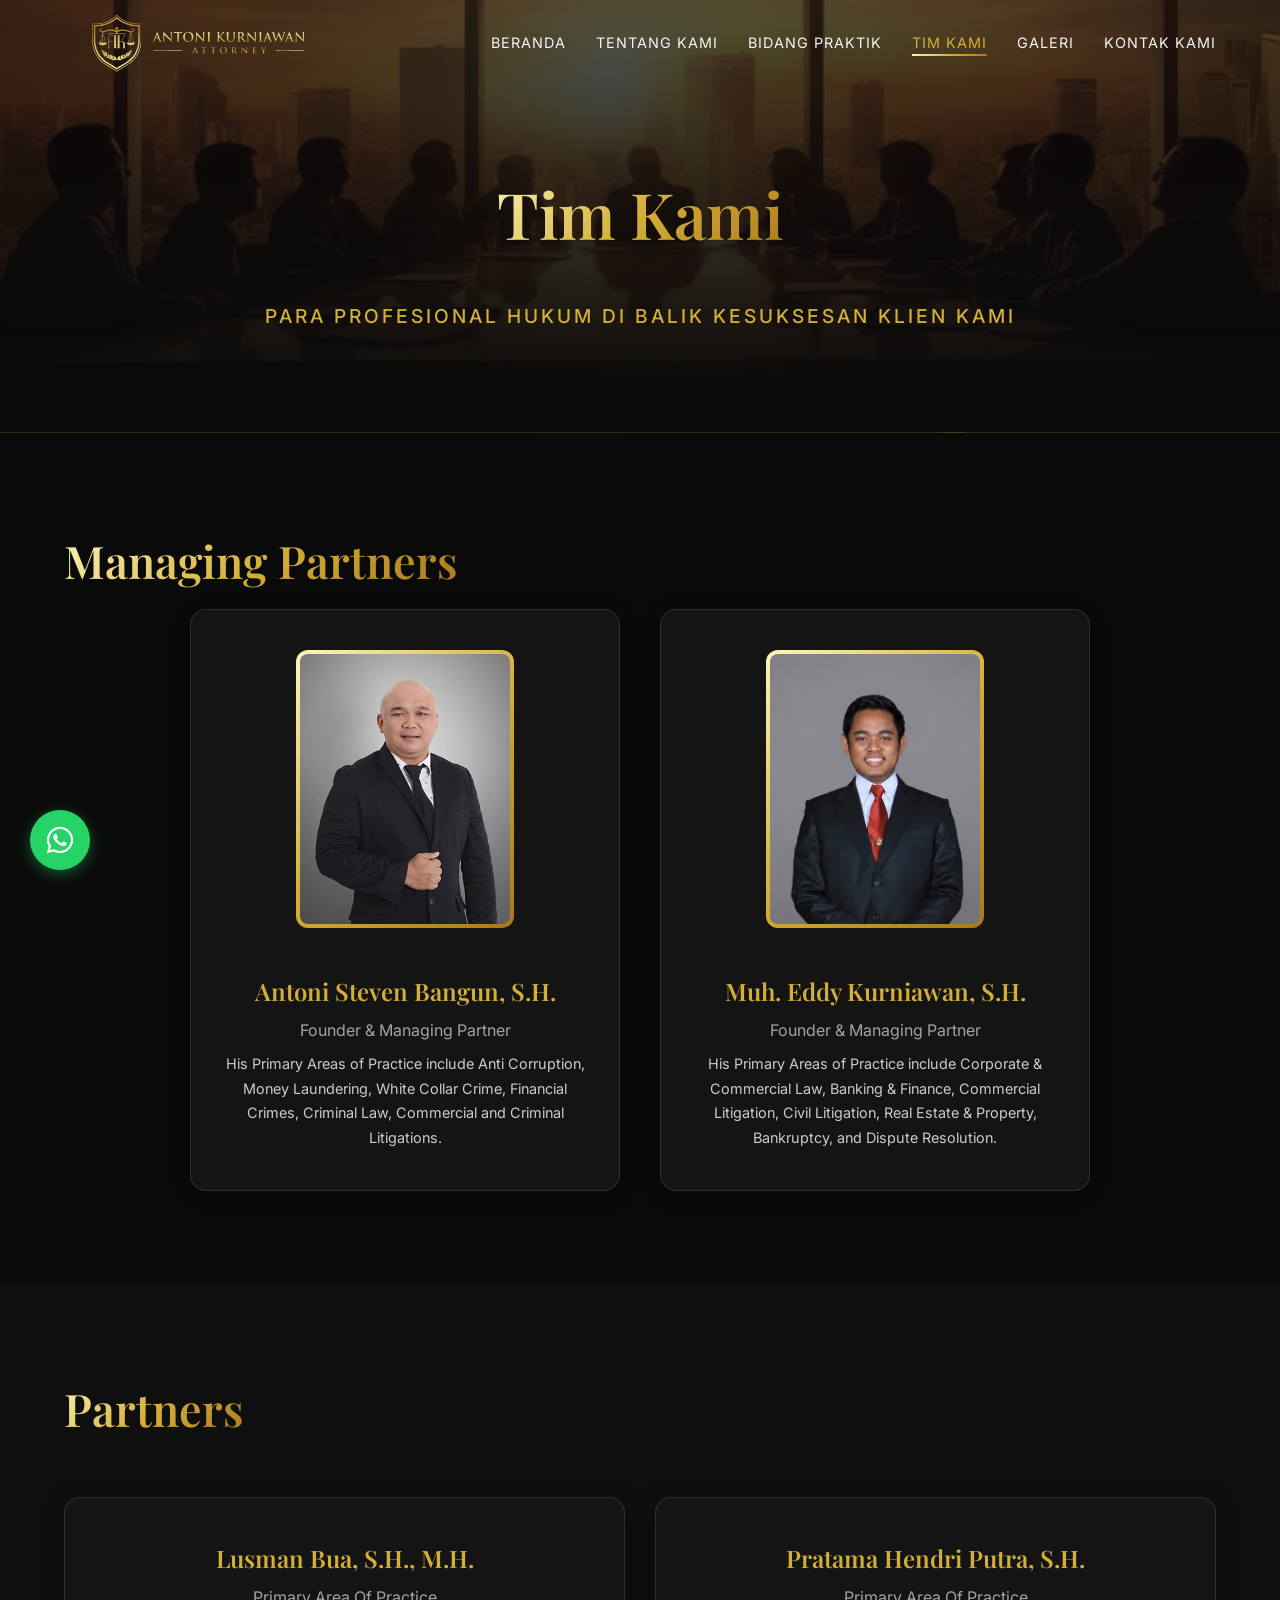
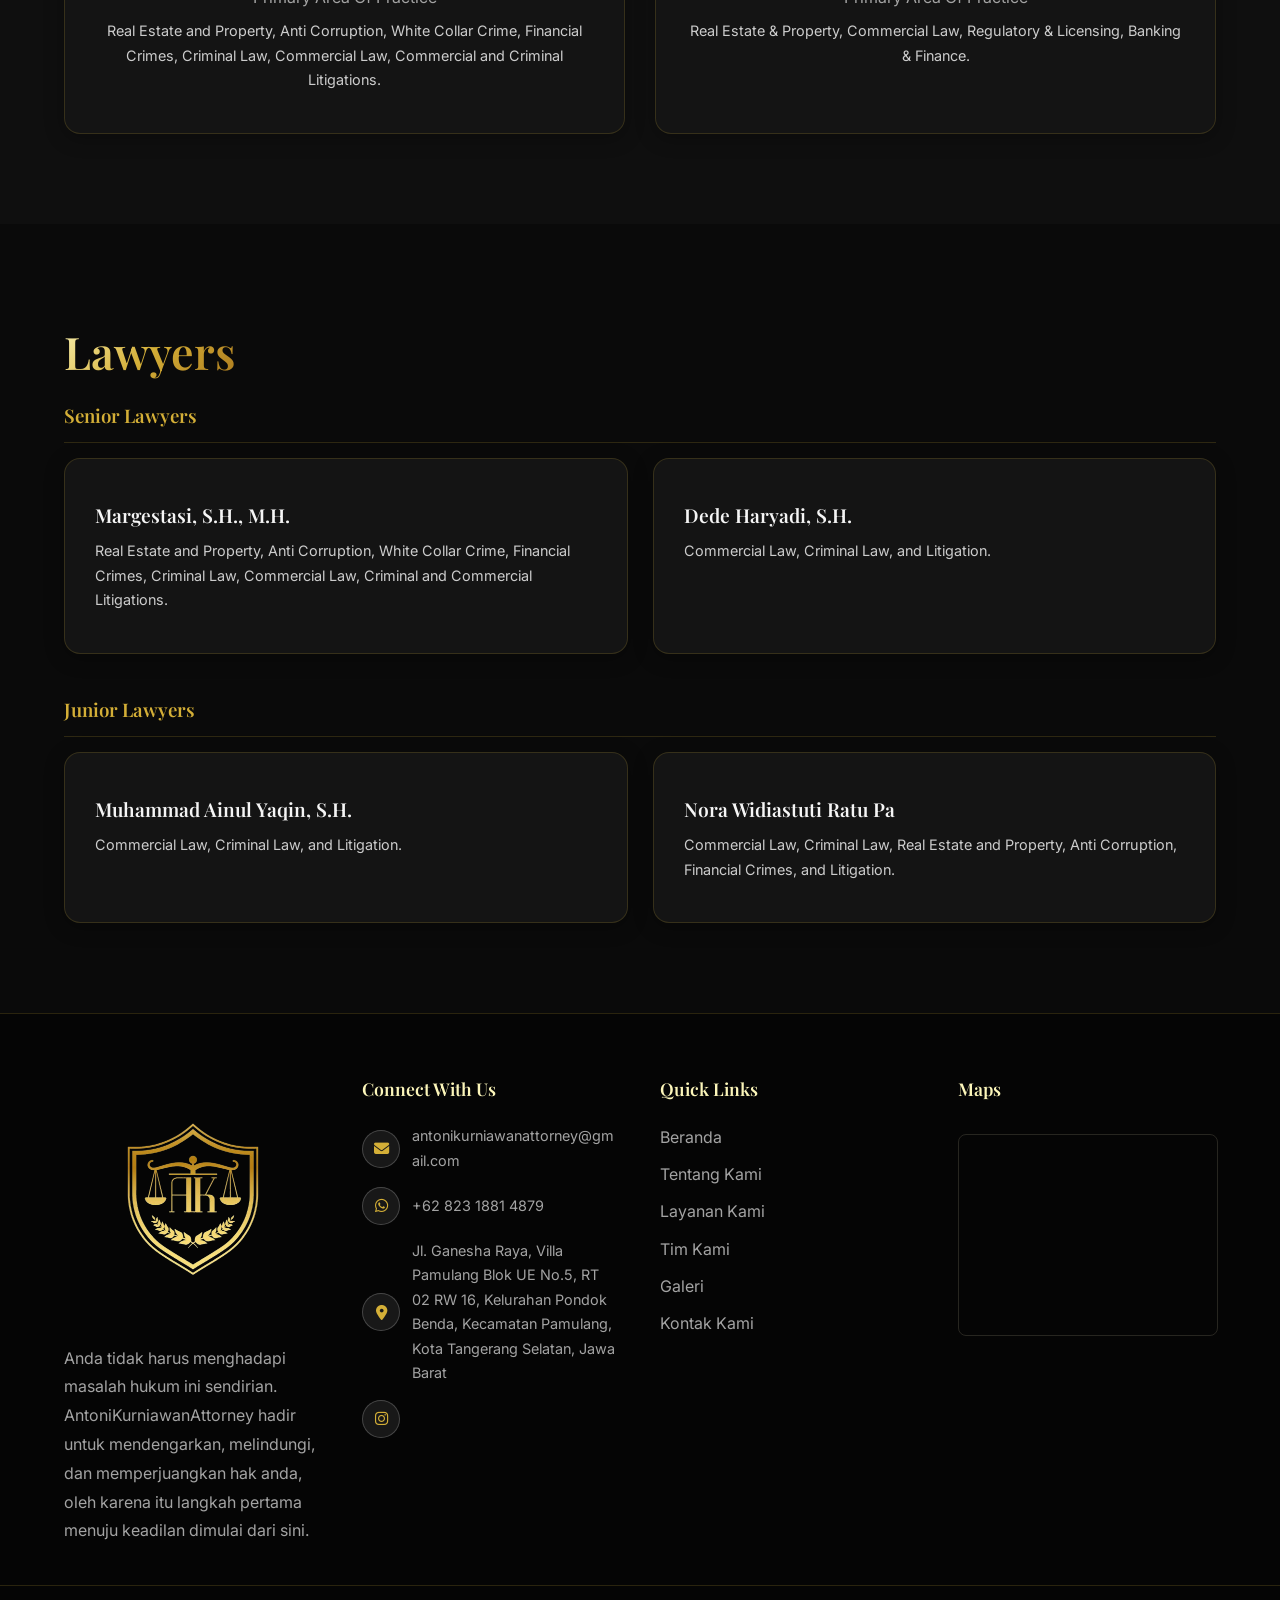
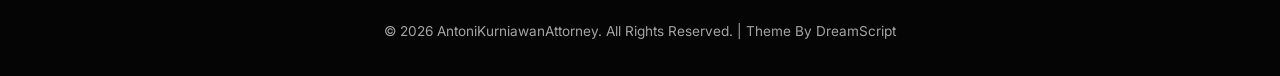
<file: team.html>
<!DOCTYPE html>
<html lang="id">

<head>
    <meta charset="UTF-8">
    <meta name="viewport" content="width=device-width, initial-scale=1.0">
    <meta name="description" content="AntoniKurniawanAttorney - Premium Corporate & Commercial Law Firm">
    <title>Tim Kami | Antoni Kurniawan Attorney</title>
    <link rel="icon" type="image/png" href="assets/image/Logo2.jpeg">
    <!-- SEO & Open Graph -->
    <meta property="og:title" content="Tim Kami | Antoni Kurniawan Attorney">
    <meta property="og:description" content="Firma Hukum Profesional, Modern, dan Terpercaya.">
    <meta property="og:type" content="website">

    <!-- Google Fonts & FontAwesome -->
    <link href="https://fonts.googleapis.com/css2?family=Playfair+Display:ital,wght@0,400;0,600;0,700;1,400&family=Inter:wght@300;400;500;600;700&display=swap" rel="stylesheet">
    <link rel="stylesheet" href="https://cdnjs.cloudflare.com/ajax/libs/font-awesome/6.4.0/css/all.min.css">

    <!-- Schema Markup -->
    <script type="application/ld+json">
        {
            "@context": "https://schema.org",
            "@type": "LegalService",
            "name": "AntoniKurniawanAttorney",
            "image": "assets/image/Logo1.png",
            "url": "https://www.antonikurniawanattorney.com"
        }
    </script>

    <style>
        /* =========================================
           1. TEMA WARNA: PREMIUM DARK & GOLD
           ========================================= */
        
         :root {
            --bg-dark: #0a0a0a;
            --bg-secondary: #0f0f0f;
            --bg-card: #141414;
            --bg-card-hover: #1a1a1a;
            --text-light: #f5f5f5;
            --text-muted: #a3a3a3;
            --gold-light: #fcf6ba;
            --gold-main: #d4af37;
            --gold-dark: #aa771c;
            --gold-gradient: linear-gradient(135deg, #fcf6ba 0%, #d4af37 50%, #aa771c 100%);
            --border-color: rgba(212, 175, 55, 0.18);
        }
        
        html {
            scroll-behavior: smooth;
        }
        
        body {
            background-color: var(--bg-dark);
            color: var(--text-light);
            font-family: 'Inter', sans-serif;
            margin: 0;
            padding: 0;
            line-height: 1.7;
            overflow-x: hidden;
        }
        
        h1,
        h2,
        h3,
        h4 {
            font-family: 'Playfair Display', serif;
            font-weight: 600;
            margin-top: 0;
        }
        
        .gradient-text {
            background: var(--gold-gradient);
            -webkit-background-clip: text;
            -webkit-text-fill-color: transparent;
            display: inline-block;
        }
        
        .gold-text {
            color: var(--gold-main);
        }
        
        .text-gray {
            color: var(--text-muted);
            margin: 0;
        }
        
        .text-sm {
            font-size: 0.9rem;
            color: #ccc;
            margin: 0;
        }
        
        .text-center {
            text-align: center;
        }
        
        .mt-1 {
            margin-top: 8px;
        }
        
        .mt-2 {
            margin-top: 15px;
        }
        
        .mt-3 {
            margin-top: 30px;
        }
        
        .mt-4 {
            margin-top: 40px;
        }
        
        .mb-2 {
            margin-bottom: 15px;
        }
        
        .mb-4 {
            margin-bottom: 40px;
        }
        
        .pb-1 {
            padding-bottom: 10px;
        }
        
        .border-bottom {
            border-bottom: 1px solid var(--border-color);
        }
        
        .bg-secondary {
            background-color: var(--bg-secondary);
        }
        
        .container {
            width: 90%;
            max-width: 1200px;
            margin: 0 auto;
        }
        /* =========================================
           2. NAVBAR & LOGO STYLES
           ========================================= */
        
        .navbar {
            background-color: transparent;
            border-bottom: 1px solid transparent;
            height: 85px;
            position: fixed;
            top: 0;
            left: 0;
            width: 100%;
            z-index: 1000;
            transition: background-color 0.4s ease, border-color 0.4s ease, box-shadow 0.4s ease;
            display: flex;
            align-items: center;
        }
        
        .navbar.scrolled {
            background-color: var(--bg-dark);
            border-bottom: 1px solid var(--border-color);
            height: 85px;
            backdrop-filter: blur(12px);
            box-shadow: 0 10px 30px rgba(0, 0, 0, 0.8);
        }
        
        .nav-container {
            display: flex;
            justify-content: space-between;
            align-items: center;
            width: 90%;
            max-width: 1200px;
            margin: 0 auto;
            height: 100%;
            position: relative;
        }
        
        .logo {
            display: flex;
            align-items: center;
            text-decoration: none;
            /* Membatasi hitbox agar tidak terlalu melebar */
            height: 60px;
            width: 180px;
            position: relative;
        }
        
        .logo-img {
            /* Logo diperbesar secara visual namun tidak memengaruhi ukuran hitbox */
            height: 270px;
            width: auto;
            object-fit: contain;
            transition: transform 0.3s ease;
            position: absolute;
            left: 0;
            top: 50%;
            transform: translateY(-50%);
            will-change: transform;
        }
        
        .logo:hover .logo-img {
            transform: translateY(-50%) scale(1.03);
        }
        
        .nav-list {
            list-style: none;
            display: flex;
            gap: 30px;
            margin: 0;
            padding: 0;
        }
        
        .nav-link {
            color: var(--text-light);
            text-decoration: none;
            font-size: 0.9rem;
            text-transform: uppercase;
            letter-spacing: 1px;
            transition: 0.3s;
            position: relative;
        }
        
        .nav-link::after {
            content: '';
            position: absolute;
            bottom: -5px;
            left: 0;
            width: 0%;
            height: 2px;
            background: var(--gold-gradient);
            transition: width 0.3s ease;
        }
        
        .nav-link:hover::after,
        .nav-link.active::after {
            width: 100%;
        }
        
        .nav-link:hover,
        .nav-link.active {
            color: var(--gold-main);
        }
        
        .hamburger {
            display: none;
            cursor: pointer;
        }
        
        .hamburger .bar {
            display: block;
            width: 25px;
            height: 3px;
            margin: 5px auto;
            transition: all 0.3s ease-in-out;
            background-color: var(--gold-main);
            border-radius: 2px;
        }
        /* =========================================
           3. HERO HEADER
           ========================================= */
        
        .page-header {
            padding: 160px 0 80px;
            background: linear-gradient(to bottom, rgba(10, 10, 10, 0.7), #0a0a0a), url('assets/image/team.jpeg') center/cover no-repeat;
            text-align: center;
            border-bottom: 1px solid var(--border-color);
            position: relative;
        }
        
        .page-header h1 {
            font-size: 4rem;
            margin-bottom: 12px;
            letter-spacing: -0.5px;
        }
        
        .page-header p {
            color: var(--gold-main);
            font-size: 1.2rem;
            letter-spacing: 3px;
            text-transform: uppercase;
            font-weight: 500;
        }
        /* =========================================
           4. TEAM SECTION & CARDS
           ========================================= */
        
        .section {
            padding: 90px 0;
        }
        
        .section-title {
            font-size: 2.8rem;
            margin-bottom: 10px;
        }
        
        .grid-2 {
            display: grid;
            grid-template-columns: repeat(auto-fit, minmax(320px, 1fr));
            gap: 40px;
            max-width: 900px;
            margin: 0 auto;
        }
        
        .grid-3 {
            display: grid;
            grid-template-columns: repeat(auto-fit, minmax(320px, 1fr));
            gap: 30px;
        }
        
        .grid-4 {
            display: grid;
            grid-template-columns: repeat(auto-fit, minmax(260px, 1fr));
            gap: 25px;
        }
        
        .card {
            background-color: var(--bg-card);
            border: 1px solid var(--border-color);
            padding: 40px 30px;
            border-radius: 16px;
            transition: all 0.4s cubic-bezier(0.16, 1, 0.3, 1);
            position: relative;
            overflow: hidden;
            box-shadow: 0 4px 20px rgba(0, 0, 0, 0.3);
        }
        
        .card::before {
            content: '';
            position: absolute;
            top: 0;
            left: 0;
            width: 100%;
            height: 3px;
            background: var(--gold-gradient);
            opacity: 0;
            transition: opacity 0.4s ease;
        }
        
        .card:hover {
            transform: translateY(-10px);
            border-color: var(--gold-main);
            box-shadow: 0 20px 40px rgba(0, 0, 0, 0.6), 0 0 20px rgba(212, 175, 55, 0.2);
            background-color: var(--bg-card-hover);
        }
        
        .card:hover::before {
            opacity: 1;
        }
        
        .team-img {
            width: 220px;
            height: 280px;
            object-fit: cover;
            border: 3px solid transparent;
            background: var(--gold-gradient) border-box;
            -webkit-mask: linear-gradient(#fff 0 0) padding-box, linear-gradient(#fff 0 0);
            -webkit-mask-composite: destination-out;
            mask-composite: exclude;
            border-radius: 12px;
            padding: 5px;
            margin-bottom: 20px;
            transition: transform 0.5s cubic-bezier(0.16, 1, 0.3, 1), border-color 0.4s ease;
        }
        
        .img-wrapper {
            display: inline-block;
            border-radius: 12px;
            padding: 4px;
            background: var(--gold-gradient);
            margin-bottom: 20px;
            transition: transform 0.5s ease;
        }
        
        .img-wrapper img {
            display: block;
            width: 210px;
            height: 270px;
            object-fit: cover;
            border-radius: 8px;
        }
        
        .card:hover .img-wrapper {
            transform: scale(1.05);
            box-shadow: 0 10px 25px rgba(212, 175, 55, 0.3);
        }
        
        .team-card h3,
        .team-card-no-img h3 {
            font-size: 1.5rem;
            margin-bottom: 5px;
        }
        
        .team-card-no-img h4 {
            font-size: 1.2rem;
            color: var(--text-light);
            margin-bottom: 5px;
        }
        /* =========================================
           5. FLOATING BUTTONS
           ========================================= */
        
        .floating-wa {
            position: fixed;
            bottom: 30px;
            left: 30px;
            background-color: #25d366;
            color: #fff;
            width: 60px;
            height: 60px;
            border-radius: 50%;
            display: flex;
            align-items: center;
            justify-content: center;
            font-size: 30px;
            box-shadow: 0 4px 15px rgba(37, 211, 102, 0.4);
            z-index: 1000;
            transition: 0.3s;
            text-decoration: none;
        }
        
        .floating-wa:hover {
            background-color: #1ebe57;
            transform: scale(1.1);
            box-shadow: 0 6px 20px rgba(37, 211, 102, 0.6);
            color: #ffffff;
        }
        
        .back-to-top {
            position: fixed;
            bottom: 30px;
            right: 30px;
            background: var(--gold-gradient);
            color: #000;
            width: 50px;
            height: 50px;
            border-radius: 50%;
            display: flex;
            align-items: center;
            justify-content: center;
            font-size: 20px;
            opacity: 0;
            pointer-events: none;
            transition: 0.3s;
            z-index: 1000;
            text-decoration: none;
            box-shadow: 0 4px 15px rgba(0, 0, 0, 0.8);
        }
        
        .back-to-top.show {
            opacity: 1;
            pointer-events: auto;
        }
        
        .back-to-top:hover {
            transform: translateY(-5px);
            box-shadow: 0 6px 20px rgba(191, 149, 63, 0.5);
        }
        /* =========================================
           6. FOOTER STYLES
           ========================================= */
        
        .footer {
            background-color: #050505;
            padding: 60px 0 20px;
            border-top: 1px solid var(--border-color);
            color: #ffffff;
        }
        
        .footer-container {
            display: grid;
            grid-template-columns: repeat(auto-fit, minmax(250px, 1fr));
            gap: 40px;
            margin-bottom: 40px;
            width: 90%;
            max-width: 1200px;
            margin: 0 auto 40px;
        }
        
        .footer-col {
            flex: 1;
            min-width: 220px;
        }
        
        .footer-logo {
            width: 250px;
            max-width: 100%;
            height: auto;
            display: block;
            margin: 0 auto 20px;
        }
        
        .footer-col p {
            color: var(--text-muted);
            line-height: 1.8;
            margin-bottom: 0;
        }
        
        .footer-col h4 {
            color: var(--gold-light);
            margin-bottom: 20px;
            font-size: 1.1rem;
            font-family: 'Playfair Display', serif;
        }
        
        .footer-links {
            list-style: none;
            padding: 0;
            margin: 0;
        }
        
        .footer-links li {
            margin-bottom: 10px;
        }
        
        .footer-links a {
            color: var(--text-muted);
            text-decoration: none;
            transition: all 0.3s ease;
            display: inline-block;
        }
        
        .footer-links a:hover {
            color: var(--gold-main);
            transform: translateX(5px);
        }
        /* List Kontak Footer Vertikal */
        
        .footer-contact-list {
            display: flex;
            flex-direction: column;
            gap: 14px;
        }
        
        .footer-contact-item {
            display: flex;
            align-items: center;
            gap: 12px;
            color: var(--text-muted);
            text-decoration: none;
            font-size: 0.9rem;
            transition: all 0.3s ease;
            word-break: break-word;
        }
        
        .footer-contact-item i {
            width: 36px;
            height: 36px;
            min-width: 36px;
            background: rgba(255, 255, 255, 0.08);
            border: 1px solid rgba(255, 255, 255, 0.2);
            border-radius: 50%;
            display: flex;
            align-items: center;
            justify-content: center;
            color: var(--gold-main);
            font-size: 0.95rem;
            transition: all 0.3s ease;
        }
        
        .footer-contact-item:hover {
            color: var(--gold-main);
            transform: translateX(5px);
        }
        
        .footer-contact-item:hover i {
            background: rgba(212, 175, 55, 0.15);
            border-color: var(--gold-main);
        }
        
        .footer-bottom {
            text-align: center;
            padding-top: 20px;
            border-top: 1px solid var(--border-color);
            color: var(--text-muted);
            font-size: 0.85rem;
        }
        /* =========================================
           7. ANIMASI ELEGAN & RESPONSIVE
           ========================================= */
        
        .fade-up {
            opacity: 0;
            transform: translateY(40px);
            transition: opacity 1s cubic-bezier(0.25, 1, 0.5, 1), transform 1s cubic-bezier(0.25, 1, 0.5, 1);
        }
        
        .fade-up.visible {
            opacity: 1;
            transform: translateY(0);
        }
        /* Responsif Tablet (769px - 1024px) */
        
        @media (min-width: 769px) and (max-width: 1024px) {
            .footer-container {
                grid-template-columns: repeat(2, 1fr);
                gap: 50px 30px;
                /* Ditambahkan jarak vertikal ekstra agar tiap item tidak terasa menempel */
            }
            .grid-4,
            .grid-3 {
                grid-template-columns: repeat(2, 1fr);
            }
            .logo-img {
                height: 180px;
            }
        }
        /* Responsif Mobile */
        
        @media (max-width: 768px) {
            .navbar,
            .navbar.scrolled {
                height: 70px;
            }
            .logo-img {
                height: 160px;
                /* Logo di mobile tetap terskala proposional dengan posisi absolute */
            }
            .hamburger {
                display: block;
            }
            .hamburger.active .bar:nth-child(2) {
                opacity: 0;
            }
            .hamburger.active .bar:nth-child(1) {
                transform: translateY(8px) rotate(45deg);
            }
            .hamburger.active .bar:nth-child(3) {
                transform: translateY(-8px) rotate(-45deg);
            }
            .nav-menu {
                position: fixed;
                left: -100%;
                top: 70px;
                flex-direction: column;
                background-color: rgba(10, 10, 10, 0.98);
                width: 100%;
                text-align: center;
                transition: 0.4s cubic-bezier(0.16, 1, 0.3, 1);
                border-bottom: 1px solid var(--border-color);
                padding: 30px 0;
                backdrop-filter: blur(15px);
            }
            .nav-menu.active {
                left: 0;
            }
            .nav-list {
                flex-direction: column;
                gap: 22px;
            }
            .page-header {
                padding: 130px 0 50px;
            }
            .page-header h1 {
                font-size: 2.8rem;
            }
            .grid-2,
            .grid-3,
            .grid-4 {
                grid-template-columns: 1fr;
            }
            .footer-col {
                min-width: 100%;
            }
        }
    </style>
</head>

<body>

    <!-- Header / Navbar -->
    <header class="navbar" id="navbar">
        <div class="nav-container">
            <a href="index.html" class="logo">
                <img src="assets/image/Logo.png" alt="AntoniKurniawanAttorney Logo" class="logo-img">
            </a>

            <nav class="nav-menu" id="nav-menu">
                <ul class="nav-list">
                    <li><a href="index.html" class="nav-link">Beranda</a></li>
                    <li><a href="about.html" class="nav-link">Tentang Kami</a></li>
                    <li><a href="services.html" class="nav-link">Bidang Praktik</a></li>
                    <li><a href="team.html" class="nav-link active">Tim Kami</a></li>
                    <li><a href="gallery.html" class="nav-link">Galeri</a></li>
                    <li><a href="contact.html" class="nav-link">Kontak Kami</a></li>
                </ul>
            </nav>

            <div class="hamburger" id="hamburger">
                <span class="bar"></span>
                <span class="bar"></span>
                <span class="bar"></span>
            </div>
        </div>
    </header>

    <main>
        <!-- Page Header -->
        <section class="page-header fade-up">
            <div class="container">
                <h1 class="gradient-text">Tim Kami</h1>
                <p>Para profesional hukum di balik kesuksesan klien kami</p>
            </div>
        </section>

        <!-- Managing Partners -->
        <section class="section team-section">
            <div class="container">
                <h2 class="section-title gradient-text text-center fade-up">Managing Partners</h2>
                <div class="grid-2 mt-4">

                    <div class="card team-card text-center fade-up">
                        <div class="img-wrapper">
                            <img src="assets/image/Antoni.jpeg" alt="Antoni Steven Bangun">
                        </div>
                        <h3 class="gold-text mt-2">Antoni Steven Bangun, S.H.</h3>
                        <p class="text-gray">Founder & Managing Partner</p>
                        <p class="text-sm mt-1">His Primary Areas of Practice include Anti Corruption, Money Laundering, White Collar Crime, Financial Crimes, Criminal Law, Commercial and Criminal Litigations.</p>
                    </div>

                    <div class="card team-card text-center fade-up" style="transition-delay: 0.2s;">
                        <div class="img-wrapper">
                            <img src="assets/image/Eddy.jpeg" alt="Muh. Eddy Kurniawan">
                        </div>
                        <h3 class="gold-text mt-2">Muh. Eddy Kurniawan, S.H.</h3>
                        <p class="text-gray">Founder & Managing Partner</p>
                        <p class="text-sm mt-1">His Primary Areas of Practice include Corporate & Commercial Law, Banking & Finance, Commercial Litigation, Civil Litigation, Real Estate & Property, Bankruptcy, and Dispute Resolution.</p>
                    </div>
                </div>
            </div>
        </section>

        <!-- Partners -->
        <section class="section bg-secondary">
            <div class="container">
                <h2 class="section-title gradient-text text-center fade-up">Partners</h2>
                <div class="grid-3 mt-4">
                    <div class="card team-card-no-img text-center fade-up">
                        <h3 class="gold-text">Lusman Bua, S.H., M.H.</h3>
                        <p class="text-gray">Primary Area Of Practice</p>
                        <p class="text-sm mt-1">Real Estate and Property, Anti Corruption, White Collar Crime, Financial Crimes, Criminal Law, Commercial Law, Commercial and Criminal Litigations.</p>
                    </div>
                    <div class="card team-card-no-img text-center fade-up" style="transition-delay: 0.1s;">
                        <h3 class="gold-text">Pratama Hendri Putra, S.H.</h3>
                        <p class="text-gray">Primary Area Of Practice</p>
                        <p class="text-sm mt-1">Real Estate & Property, Commercial Law, Regulatory & Licensing, Banking & Finance.</p>
                    </div>
                </div>
            </div>
        </section>

        <!-- Lawyers -->
        <section class="section">
            <div class="container">
                <h2 class="section-title gradient-text text-center mb-4 fade-up">Lawyers</h2>

                <h3 class="gold-text mb-2 border-bottom pb-1 fade-up">Senior Lawyers</h3>
                <div class="grid-4 mb-4">
                    <div class="card team-card-no-img fade-up" style="transition-delay: 0.1s;">
                        <h4>Margestasi, S.H., M.H.</h4>
                        <p class="text-sm mt-1">Real Estate and Property, Anti Corruption, White Collar Crime, Financial Crimes, Criminal Law, Commercial Law, Criminal and Commercial Litigations.</p>
                    </div>
                    <div class="card team-card-no-img fade-up" style="transition-delay: 0.2s;">
                        <h4>Dede Haryadi, S.H.</h4>
                        <p class="text-sm mt-1">Commercial Law, Criminal Law, and Litigation.</p>
                    </div>
                </div>
                <h3 class="gold-text mb-2 border-bottom pb-1 mt-4 fade-up">Junior Lawyers</h3>
                <div class="grid-4">
                    <div class="card team-card-no-img fade-up">
                        <h4>Muhammad Ainul Yaqin, S.H.</h4>
                        <p class="text-sm mt-1">Commercial Law, Criminal Law, and Litigation.</p>
                    </div>
                    <div class="card team-card-no-img fade-up">
                        <h4>Nora Widiastuti Ratu Pa</h4>
                        <p class="text-sm mt-1">Commercial Law, Criminal Law, Real Estate and Property, Anti Corruption, Financial Crimes, and Litigation.</p>
                    </div>
                </div>
            </div>
        </section>
    </main>

    <!-- Floating WhatsApp Button -->
    <a href="https://wa.me/6282318814879" class="floating-wa" target="_blank" aria-label="Chat via WhatsApp">
        <i class="fab fa-whatsapp"></i>
    </a>

    <!-- Back to Top -->
    <a href="#" class="back-to-top" id="backToTop" aria-label="Back to Top">
        <i class="fas fa-arrow-up"></i>
    </a>

    <!-- Footer -->
    <footer class="footer">
        <div class="footer-container">
            <div class="footer-col">
                <img src="assets/image/Logo1.png" alt="Logo Antoni Kurniawan Attorney" class="footer-logo">
                <p>Anda tidak harus menghadapi masalah hukum ini sendirian. AntoniKurniawanAttorney hadir untuk mendengarkan, melindungi, dan memperjuangkan hak anda, oleh karena itu langkah pertama menuju keadilan dimulai dari sini.</p>
            </div>

            <div class="footer-col">
                <h4>Connect With Us</h4>
                <div class="footer-contact-list">
                    <a href="mailto:antonikurniawanattorney@gmail.com" class="footer-contact-item">
                        <i class="fas fa-envelope"></i>
                        <span>antonikurniawanattorney@gmail.com</span>
                    </a>

                    <a href="https://wa.me/6282318814879" target="_blank" rel="noopener noreferrer" class="footer-contact-item">
                        <i class="fab fa-whatsapp"></i>
                        <span>+62 823 1881 4879</span>
                    </a>

                    <a href="https://www.google.com/maps/search/?api=1&query=Jl.+Ganesha+Raya,+Villa+Pamulang+Blok+UE+No.5,+RT+02+RW+16,+Kelurahan+Pondok+Benda,+Kecamatan+Pamulang,+Kota+Tangerang+Selatan" target="_blank" rel="noopener noreferrer" class="footer-contact-item">
                        <i class="fas fa-map-marker-alt"></i>
                        <span>Jl. Ganesha Raya, Villa Pamulang Blok UE No.5, RT 02 RW 16, Kelurahan Pondok Benda, Kecamatan Pamulang, Kota Tangerang Selatan, Jawa Barat</span>
                    </a>

                    <a href="https://www.instagram.com/attorneyantonikurniawan/" target="_blank" rel="noopener noreferrer" class="footer-contact-item">
                        <i class="fab fa-instagram"></i>
                        <span></span>
                    </a>
                </div>
            </div>

            <div class="footer-col">
                <h4>Quick Links</h4>
                <ul class="footer-links">
                    <li><a href="index.html">Beranda</a></li>
                    <li><a href="about.html">Tentang Kami</a></li>
                    <li><a href="services.html">Layanan Kami</a></li>
                    <li><a href="team.html">Tim Kami</a></li>
                    <li><a href="gallery.html">Galeri</a></li>
                    <li><a href="contact.html">Kontak Kami</a></li>
                </ul>
            </div>

            <div class="footer-col">
                <h4>Maps</h4>
                <div class="mt-3">
                    <iframe src="https://www.google.com/maps/embed?pb=!1m16!1m12!1m3!1d3965.322353318095!2d106.71697632475176!3d-6.352297293637604!2m3!1f0!2f0!3f0!3m2!1i1024!2i768!4f13.1!2m1!1sJl.%20Ganesha%20Raya%2C%20Villa%20Pamulang%20Blok%20UE%20No.5%2C%20RT%2002%20%20RW%2016%2C%20Kelurahan%20Pondok%20Benda%2C%20Kecamatan%20Pamulang%2C%20Kota%20Tangerang%20Selatan%2C%20Jawa%20Barat!5e0!3m2!1sid!2sid!4v1785754206261!5m2!1sid!2sid"
                        width="100%" height="200" style="border:1px solid var(--border-color); border-radius: 8px; filter: grayscale(80%) contrast(120%);" allowfullscreen="" loading="lazy" referrerpolicy="strict-origin-when-cross-origin" title="Google Maps Kantor"></iframe>
                </div>
            </div>
        </div>

        <div class="footer-bottom">
            <p>&copy; 2026 AntoniKurniawanAttorney. All Rights Reserved. | Theme By DreamScript</p>
        </div>
    </footer>

    <!-- JavaScript Interaktif -->
    <script>
        document.addEventListener("DOMContentLoaded", () => {

            const navbar = document.getElementById('navbar');
            window.addEventListener('scroll', () => {
                if (window.scrollY > 50) {
                    navbar.classList.add('scrolled');
                } else {
                    navbar.classList.remove('scrolled');
                }
            });

            const hamburger = document.getElementById('hamburger');
            const navMenu = document.getElementById('nav-menu');

            hamburger.addEventListener('click', () => {
                hamburger.classList.toggle('active');
                navMenu.classList.toggle('active');
            });

            document.querySelectorAll('.nav-link').forEach(n => n.addEventListener('click', () => {
                hamburger.classList.remove('active');
                navMenu.classList.remove('active');
            }));

            const backToTop = document.getElementById('backToTop');
            window.addEventListener('scroll', () => {
                if (window.scrollY > 300) {
                    backToTop.classList.add('show');
                } else {
                    backToTop.classList.remove('show');
                }
            });

            backToTop.addEventListener('click', (e) => {
                e.preventDefault();
                window.scrollTo({
                    top: 0,
                    behavior: 'smooth'
                });
            });

            const observerOptions = {
                root: null,
                threshold: 0.1,
                rootMargin: "0px 0px -50px 0px"
            };

            const observer = new IntersectionObserver((entries, observer) => {
                entries.forEach(entry => {
                    if (entry.isIntersecting) {
                        entry.target.classList.add('visible');
                        observer.unobserve(entry.target);
                    }
                });
            }, observerOptions);

            document.querySelectorAll('.fade-up').forEach(el => observer.observe(el));
        });
    </script>
</body>

</html>
</file>
